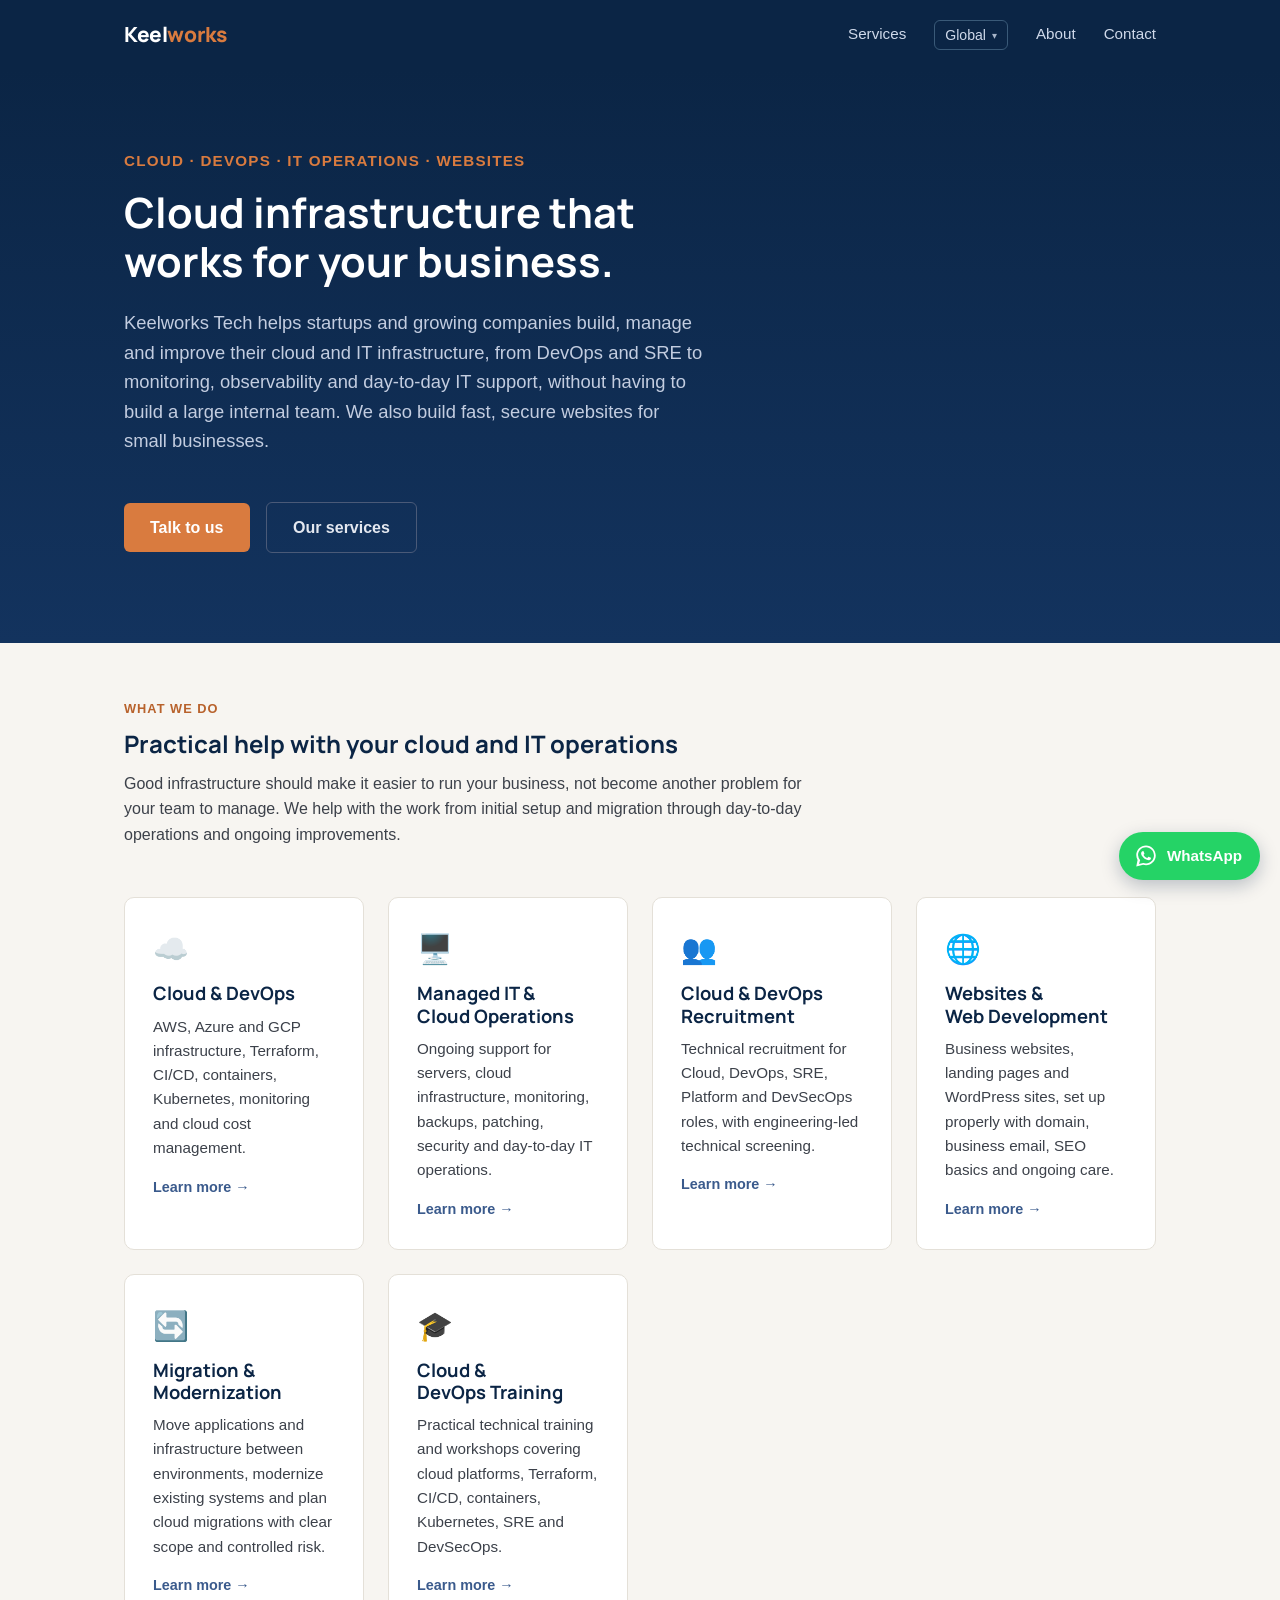
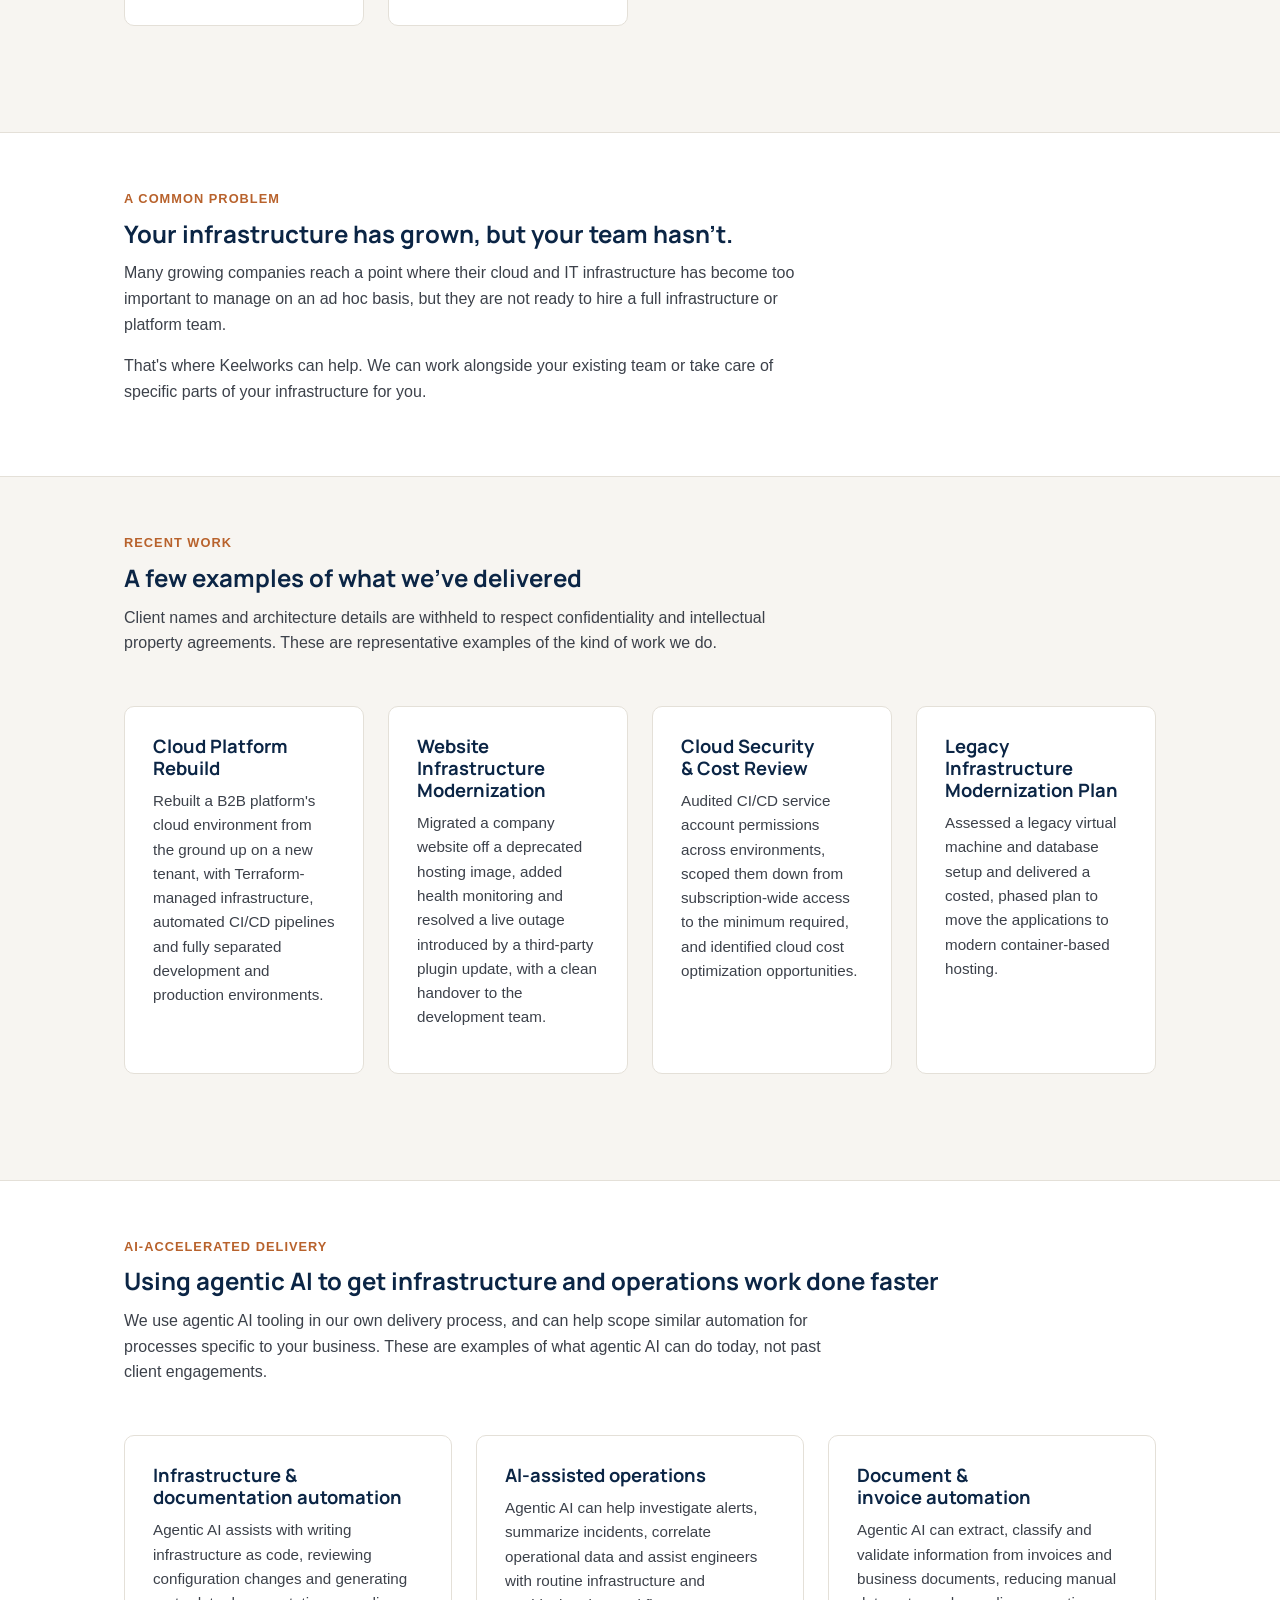
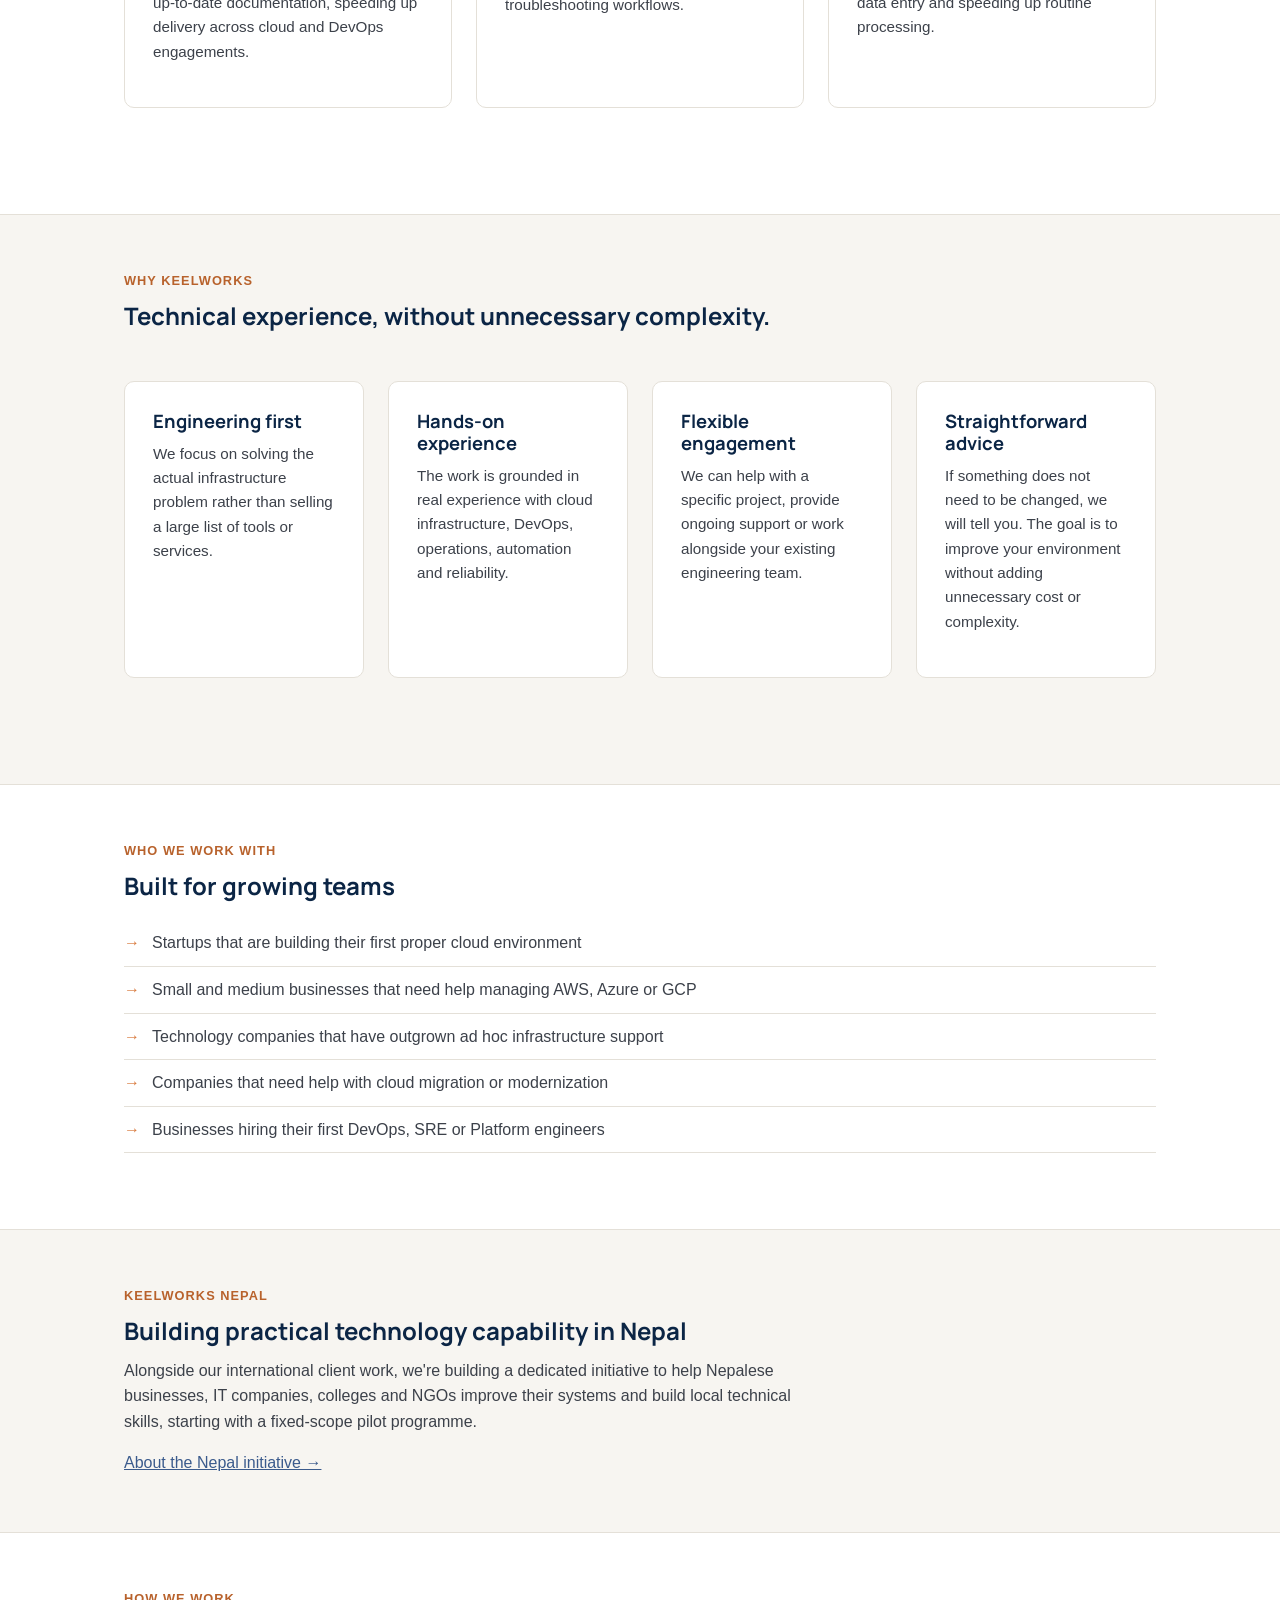
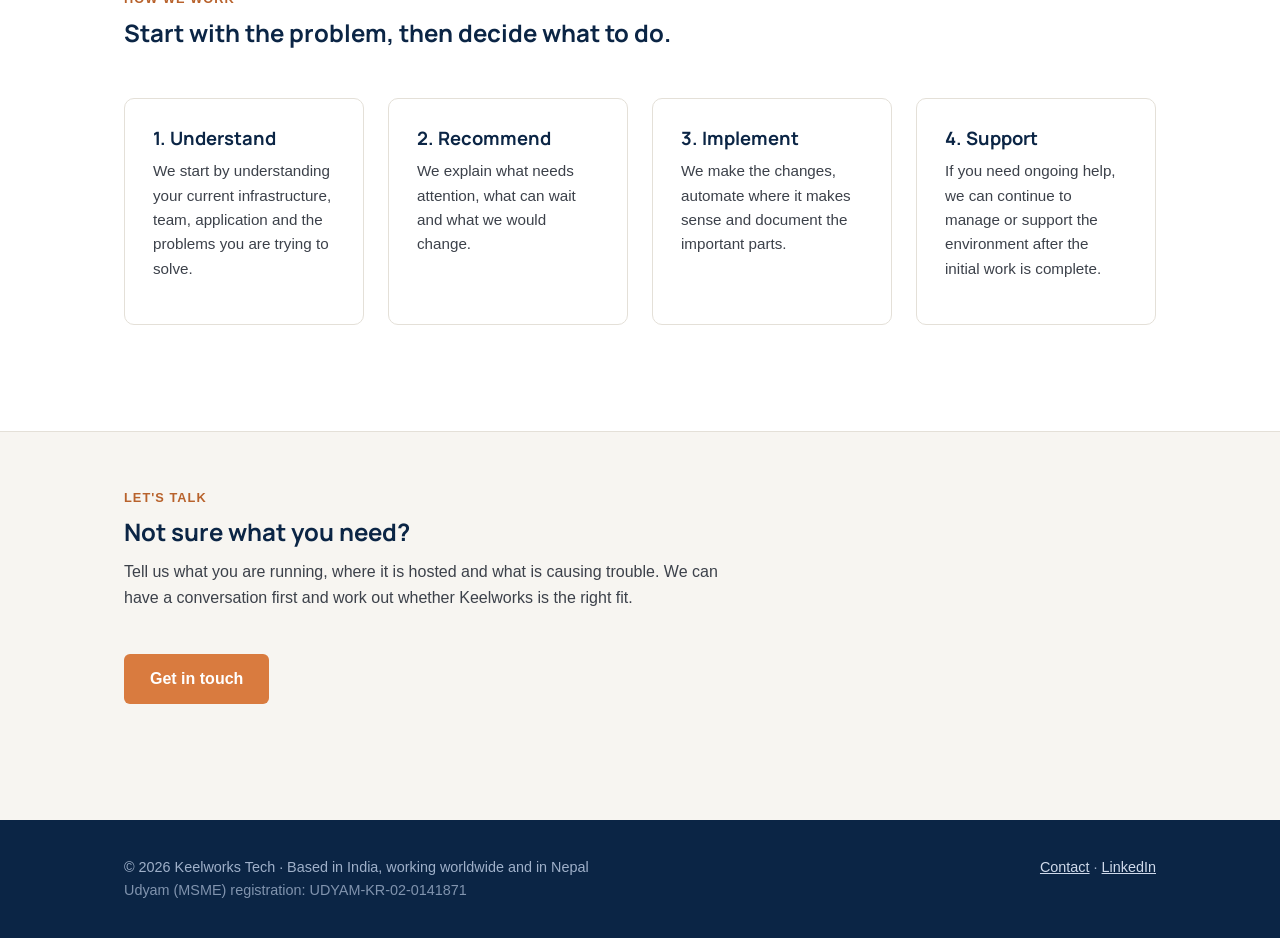
<file: index.html>
<!doctype html>
<html lang="en">
<head>
<meta charset="utf-8">
<meta name="viewport" content="width=device-width, initial-scale=1">
<title>Keelworks Tech | Cloud, DevOps &amp; Managed IT Consulting</title>
<meta name="description" content="Keelworks Tech is a Cloud, DevOps and SRE consultancy based in India. Cloud infrastructure, managed IT support, observability, business websites, cloud migration, training and DevOps recruitment, worldwide and in Nepal.">
<link rel="preconnect" href="https://fonts.googleapis.com">
<link rel="preconnect" href="https://fonts.gstatic.com" crossorigin>
<link href="https://fonts.googleapis.com/css2?family=Manrope:wght@700;800&display=swap" rel="stylesheet">
<link rel="canonical" href="https://keelworkstech.com/">
<meta property="og:type" content="website">
<meta property="og:site_name" content="Keelworks Tech">
<meta property="og:title" content="Keelworks Tech | Cloud, DevOps &amp; Managed IT Consulting">
<meta property="og:description" content="Keelworks Tech is a Cloud, DevOps and SRE consultancy based in India. Cloud infrastructure, managed IT support, observability, business websites, cloud migration, training and DevOps recruitment, worldwide and in Nepal.">
<meta property="og:url" content="https://keelworkstech.com/">
<meta property="og:image" content="https://keelworkstech.com/assets/og-image.png">
<meta property="og:image:width" content="1200">
<meta property="og:image:height" content="630">
<meta property="og:image:alt" content="Keelworks Tech: Cloud, DevOps, SRE and Managed IT">
<meta name="twitter:card" content="summary_large_image">
<meta name="twitter:image" content="https://keelworkstech.com/assets/og-image.png">
<meta name="twitter:title" content="Keelworks Tech | Cloud, DevOps &amp; Managed IT Consulting">
<meta name="twitter:description" content="Keelworks Tech is a Cloud, DevOps and SRE consultancy based in India. Cloud infrastructure, managed IT support, observability, business websites, cloud migration, training and DevOps recruitment, worldwide and in Nepal.">
<script type="application/ld+json">
[
  {
    "@context": "https://schema.org",
    "@type": "ProfessionalService",
    "@id": "https://keelworkstech.com/#org",
    "name": "Keelworks Tech",
    "alternateName": [
      "Keelworks",
      "Keelworks Nepal"
    ],
    "url": "https://keelworkstech.com/",
    "logo": "https://keelworkstech.com/assets/apple-touch-icon.png",
    "image": "https://keelworkstech.com/assets/og-image.png",
    "description": "Cloud, DevOps, SRE and managed IT consultancy based in India: cloud infrastructure, IT support and cloud operations, monitoring and observability, cloud migration, technical recruitment, training and business websites, worldwide and in Nepal.",
    "email": "hello@keelworkstech.com",
    "telephone": "+91-84319-14296",
    "address": {
      "@type": "PostalAddress",
      "addressCountry": "IN"
    },
    "areaServed": [
      {
        "@type": "Country",
        "name": "India"
      },
      {
        "@type": "Country",
        "name": "Nepal"
      },
      "Worldwide"
    ],
    "knowsAbout": [
      "Cloud infrastructure",
      "DevOps",
      "CloudOps",
      "Site Reliability Engineering",
      "Platform engineering",
      "Observability",
      "Monitoring",
      "Managed IT support",
      "IT operations",
      "AWS",
      "Microsoft Azure",
      "Google Cloud",
      "Terraform",
      "Kubernetes",
      "CI/CD",
      "DevSecOps",
      "Cloud migration",
      "Cloud cost optimisation",
      "Technical recruitment",
      "DevOps training",
      "Website design",
      "Web development",
      "WordPress",
      "SEO"
    ],
    "serviceType": [
      "Cloud and DevOps consulting",
      "Managed IT support",
      "Cloud operations",
      "Cloud migration",
      "Application modernisation",
      "Technical recruitment",
      "Cloud and DevOps training",
      "Website design and development",
      "Application development",
      "Cybersecurity",
      "IT consulting"
    ],
    "sameAs": [
      "https://www.linkedin.com/company/keelworkstech/"
    ],
    "contactPoint": {
      "@type": "ContactPoint",
      "contactType": "sales",
      "email": "hello@keelworkstech.com",
      "telephone": "+91-84319-14296",
      "availableLanguage": ["English"]
    }
  },
  {
    "@context": "https://schema.org",
    "@type": "WebSite",
    "@id": "https://keelworkstech.com/#website",
    "name": "Keelworks Tech",
    "alternateName": [
      "Keelworks",
      "keelworkstech.com"
    ],
    "url": "https://keelworkstech.com/",
    "publisher": {
      "@id": "https://keelworkstech.com/#org"
    }
  }
]
</script>
<link rel="icon" href="/favicon.ico" sizes="any">
<link rel="icon" href="/favicon.svg" type="image/svg+xml">
<link rel="apple-touch-icon" href="/assets/apple-touch-icon.png">
<link rel="stylesheet" href="/assets/style.css?v=20261118-1">
</head>
<body>

<header class="site">
  <div class="wrap">
    <a class="logo" href="/">Keel<span>works</span></a>
    <nav>
      <a href="/services/">Services</a>
      <div class="region-switch">
        <button type="button" class="region-switch-toggle" aria-haspopup="true" aria-expanded="false">
          Global <span class="chev">&#9662;</span>
        </button>
        <ul class="region-switch-menu">
          <li><a href="/" class="is-current">Global</a></li>
          <li><a href="/nepal-digital-impact/">Nepal</a></li>
        </ul>
      </div>
      <a href="/about/">About</a>
      <a href="/contact/">Contact</a>
    </nav>
  </div>
</header>

<section class="hero">
  <div class="wrap">
    <div class="tagline">Cloud &middot; DevOps &middot; IT Operations &middot; Websites</div>
    <h1>Cloud infrastructure that works for your business.</h1>
    <p class="lead">Keelworks Tech helps startups and growing companies build, manage and improve their cloud and IT infrastructure, from DevOps and SRE to monitoring, observability and day-to-day IT support, without having to build a large internal team. We also build fast, secure websites for small businesses.</p>
    <a class="btn" href="/contact/">Talk to us</a>
    <a class="btn outline" href="/services/">Our services</a>
  </div>
</section>

<section>
  <div class="wrap">
    <div class="eyebrow">What we do</div>
    <h2>Practical help with your cloud and IT operations</h2>
    <p style="max-width: 700px;">Good infrastructure should make it easier to run your business, not become another problem for your team to manage. We help with the work from initial setup and migration through day-to-day operations and ongoing improvements.</p>
    <div class="services-grid">
      <div class="card">
        <div class="icon">☁️</div>
        <h3>Cloud &amp; DevOps</h3>
        <p>AWS, Azure and GCP infrastructure, Terraform, CI/CD, containers, Kubernetes, monitoring and cloud cost management.</p>
        <a class="more" href="/services/cloudops/">Learn more →</a>
      </div>
      <div class="card">
        <div class="icon">🖥️</div>
        <h3>Managed IT &amp; Cloud Operations</h3>
        <p>Ongoing support for servers, cloud infrastructure, monitoring, backups, patching, security and day-to-day IT operations.</p>
        <a class="more" href="/services/managed-it/">Learn more →</a>
      </div>
      <div class="card">
        <div class="icon">👥</div>
        <h3>Cloud &amp; DevOps Recruitment</h3>
        <p>Technical recruitment for Cloud, DevOps, SRE, Platform and DevSecOps roles, with engineering-led technical screening.</p>
        <a class="more" href="/services/recruitment/">Learn more →</a>
      </div>
      <div class="card">
        <div class="icon">🌐</div>
        <h3>Websites &amp; Web Development</h3>
        <p>Business websites, landing pages and WordPress sites, set up properly with domain, business email, SEO basics and ongoing care.</p>
        <a class="more" href="/services/websites/">Learn more →</a>
      </div>
      <div class="card">
        <div class="icon">🔄</div>
        <h3>Migration &amp; Modernization</h3>
        <p>Move applications and infrastructure between environments, modernize existing systems and plan cloud migrations with clear scope and controlled risk.</p>
        <a class="more" href="/services/migration/">Learn more →</a>
      </div>
      <div class="card">
        <div class="icon">🎓</div>
        <h3>Cloud &amp; DevOps Training</h3>
        <p>Practical technical training and workshops covering cloud platforms, Terraform, CI/CD, containers, Kubernetes, SRE and DevSecOps.</p>
        <a class="more" href="/services/training/">Learn more →</a>
      </div>
    </div>
  </div>
</section>

<section class="alt">
  <div class="wrap">
    <div class="eyebrow">A common problem</div>
    <h2>Your infrastructure has grown, but your team hasn't.</h2>
    <p style="max-width: 680px;">Many growing companies reach a point where their cloud and IT infrastructure has become too important to manage on an ad hoc basis, but they are not ready to hire a full infrastructure or platform team.</p>
    <p style="max-width: 680px;">That's where Keelworks can help. We can work alongside your existing team or take care of specific parts of your infrastructure for you.</p>
  </div>
</section>

<section>
  <div class="wrap">
    <div class="eyebrow">Recent work</div>
    <h2>A few examples of what we've delivered</h2>
    <p style="max-width: 700px;">Client names and architecture details are withheld to respect confidentiality and intellectual property agreements. These are representative examples of the kind of work we do.</p>
    <div class="services-grid">
      <div class="card">
        <h3>Cloud Platform Rebuild</h3>
        <p>Rebuilt a B2B platform's cloud environment from the ground up on a new tenant, with Terraform-managed infrastructure, automated CI/CD pipelines and fully separated development and production environments.</p>
      </div>
      <div class="card">
        <h3>Website Infrastructure Modernization</h3>
        <p>Migrated a company website off a deprecated hosting image, added health monitoring and resolved a live outage introduced by a third-party plugin update, with a clean handover to the development team.</p>
      </div>
      <div class="card">
        <h3>Cloud Security &amp; Cost Review</h3>
        <p>Audited CI/CD service account permissions across environments, scoped them down from subscription-wide access to the minimum required, and identified cloud cost optimization opportunities.</p>
      </div>
      <div class="card">
        <h3>Legacy Infrastructure Modernization Plan</h3>
        <p>Assessed a legacy virtual machine and database setup and delivered a costed, phased plan to move the applications to modern container-based hosting.</p>
      </div>
    </div>
  </div>
</section>

<section class="alt">
  <div class="wrap">
    <div class="eyebrow">AI-accelerated delivery</div>
    <h2>Using agentic AI to get infrastructure and operations work done faster</h2>
    <p style="max-width: 700px;">We use agentic AI tooling in our own delivery process, and can help scope similar automation for processes specific to your business. These are examples of what agentic AI can do today, not past client engagements.</p>
    <div class="services-grid">
      <div class="card">
        <h3>Infrastructure &amp; documentation automation</h3>
        <p>Agentic AI assists with writing infrastructure as code, reviewing configuration changes and generating up-to-date documentation, speeding up delivery across cloud and DevOps engagements.</p>
      </div>
      <div class="card">
        <h3>AI-assisted operations</h3>
        <p>Agentic AI can help investigate alerts, summarize incidents, correlate operational data and assist engineers with routine infrastructure and troubleshooting workflows.</p>
      </div>
      <div class="card">
        <h3>Document &amp; invoice automation</h3>
        <p>Agentic AI can extract, classify and validate information from invoices and business documents, reducing manual data entry and speeding up routine processing.</p>
      </div>
    </div>
  </div>
</section>

<section>
  <div class="wrap">
    <div class="eyebrow">Why Keelworks</div>
    <h2>Technical experience, without unnecessary complexity.</h2>
    <div class="services-grid">
      <div class="card">
        <h3>Engineering first</h3>
        <p>We focus on solving the actual infrastructure problem rather than selling a large list of tools or services.</p>
      </div>
      <div class="card">
        <h3>Hands-on experience</h3>
        <p>The work is grounded in real experience with cloud infrastructure, DevOps, operations, automation and reliability.</p>
      </div>
      <div class="card">
        <h3>Flexible engagement</h3>
        <p>We can help with a specific project, provide ongoing support or work alongside your existing engineering team.</p>
      </div>
      <div class="card">
        <h3>Straightforward advice</h3>
        <p>If something does not need to be changed, we will tell you. The goal is to improve your environment without adding unnecessary cost or complexity.</p>
      </div>
    </div>
  </div>
</section>

<section class="alt">
  <div class="wrap">
    <div class="eyebrow">Who we work with</div>
    <h2>Built for growing teams</h2>
    <ul class="fit-list">
      <li>Startups that are building their first proper cloud environment</li>
      <li>Small and medium businesses that need help managing AWS, Azure or GCP</li>
      <li>Technology companies that have outgrown ad hoc infrastructure support</li>
      <li>Companies that need help with cloud migration or modernization</li>
      <li>Businesses hiring their first DevOps, SRE or Platform engineers</li>
    </ul>
  </div>
</section>

<section>
  <div class="wrap">
    <div class="eyebrow">Keelworks Nepal</div>
    <h2>Building practical technology capability in Nepal</h2>
    <p style="max-width: 680px;">Alongside our international client work, we're building a dedicated initiative to help Nepalese businesses, IT companies, colleges and NGOs improve their systems and build local technical skills, starting with a fixed-scope pilot programme.</p>
    <a class="more" href="/nepal-digital-impact/">About the Nepal initiative →</a>
  </div>
</section>

<section class="alt">
  <div class="wrap">
    <div class="eyebrow">How we work</div>
    <h2>Start with the problem, then decide what to do.</h2>
    <div class="services-grid">
      <div class="card">
        <h3>1. Understand</h3>
        <p>We start by understanding your current infrastructure, team, application and the problems you are trying to solve.</p>
      </div>
      <div class="card">
        <h3>2. Recommend</h3>
        <p>We explain what needs attention, what can wait and what we would change.</p>
      </div>
      <div class="card">
        <h3>3. Implement</h3>
        <p>We make the changes, automate where it makes sense and document the important parts.</p>
      </div>
      <div class="card">
        <h3>4. Support</h3>
        <p>If you need ongoing help, we can continue to manage or support the environment after the initial work is complete.</p>
      </div>
    </div>
  </div>
</section>

<section>
  <div class="wrap">
    <div class="eyebrow">Let's talk</div>
    <h2>Not sure what you need?</h2>
    <p style="max-width: 600px;">Tell us what you are running, where it is hosted and what is causing trouble. We can have a conversation first and work out whether Keelworks is the right fit.</p>
    <a class="btn" href="/contact/">Get in touch</a>
  </div>
</section>

<footer class="site">
  <div class="wrap">
    <div>&copy; 2026 Keelworks Tech &middot; Based in India, working worldwide and in Nepal<br><span style="opacity:.8">Udyam (MSME) registration: UDYAM-KR-02-0141871</span></div>
    <div><a href="/contact/">Contact</a> &middot; <a href="https://www.linkedin.com/company/keelworkstech/" target="_blank" rel="noopener">LinkedIn</a></div>
  </div>
</footer>

<script src="/assets/region-switch.js?v=20261118-1" defer></script>
<script src="/assets/region-banner.js?v=20261118-1" defer></script>
<script src="/assets/whatsapp.js?v=20261118-1" defer></script>
<!-- Cloudflare Web Analytics (cookie free visit counts) -->
<script type="module" src="https://static.cloudflareinsights.com/beacon.min.js" data-cf-beacon='{"token": "5956af33fd834d428f74a5e9c1abe816"}'></script>
</body>
</html>
</file>
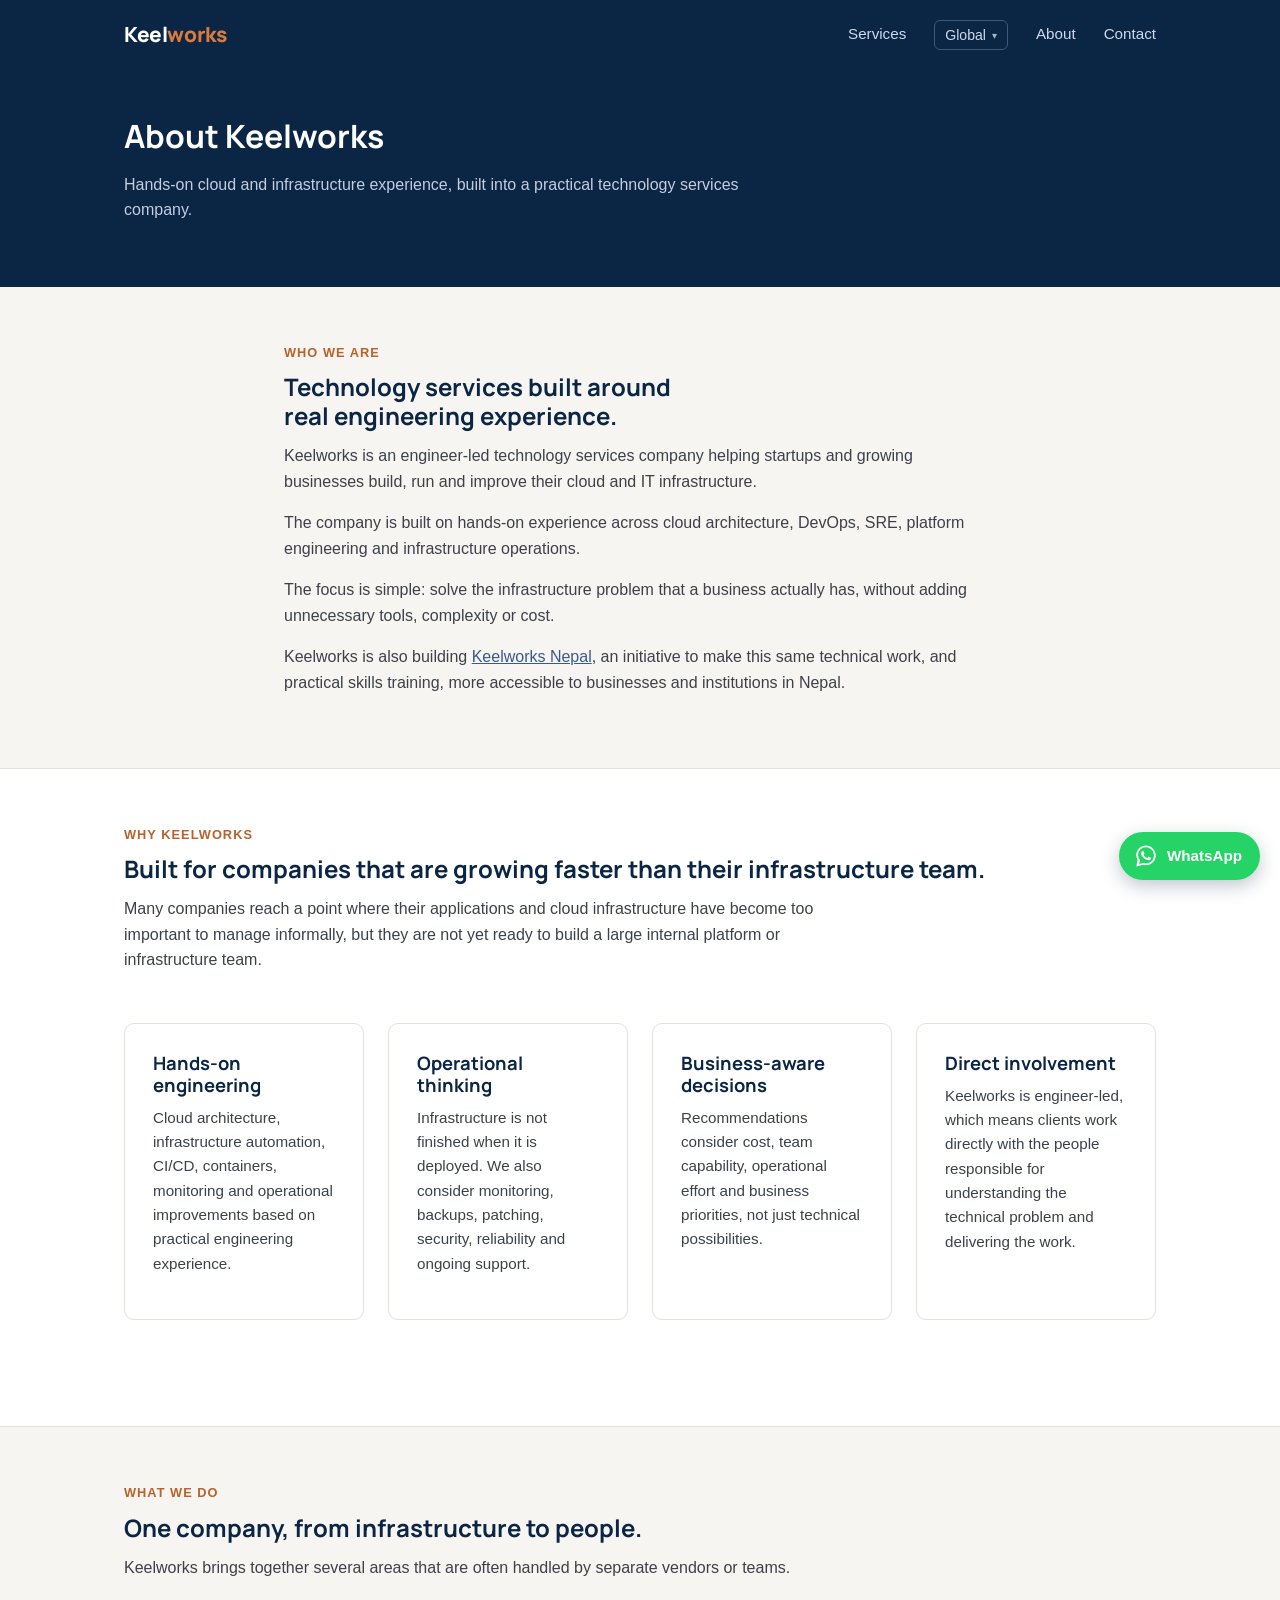
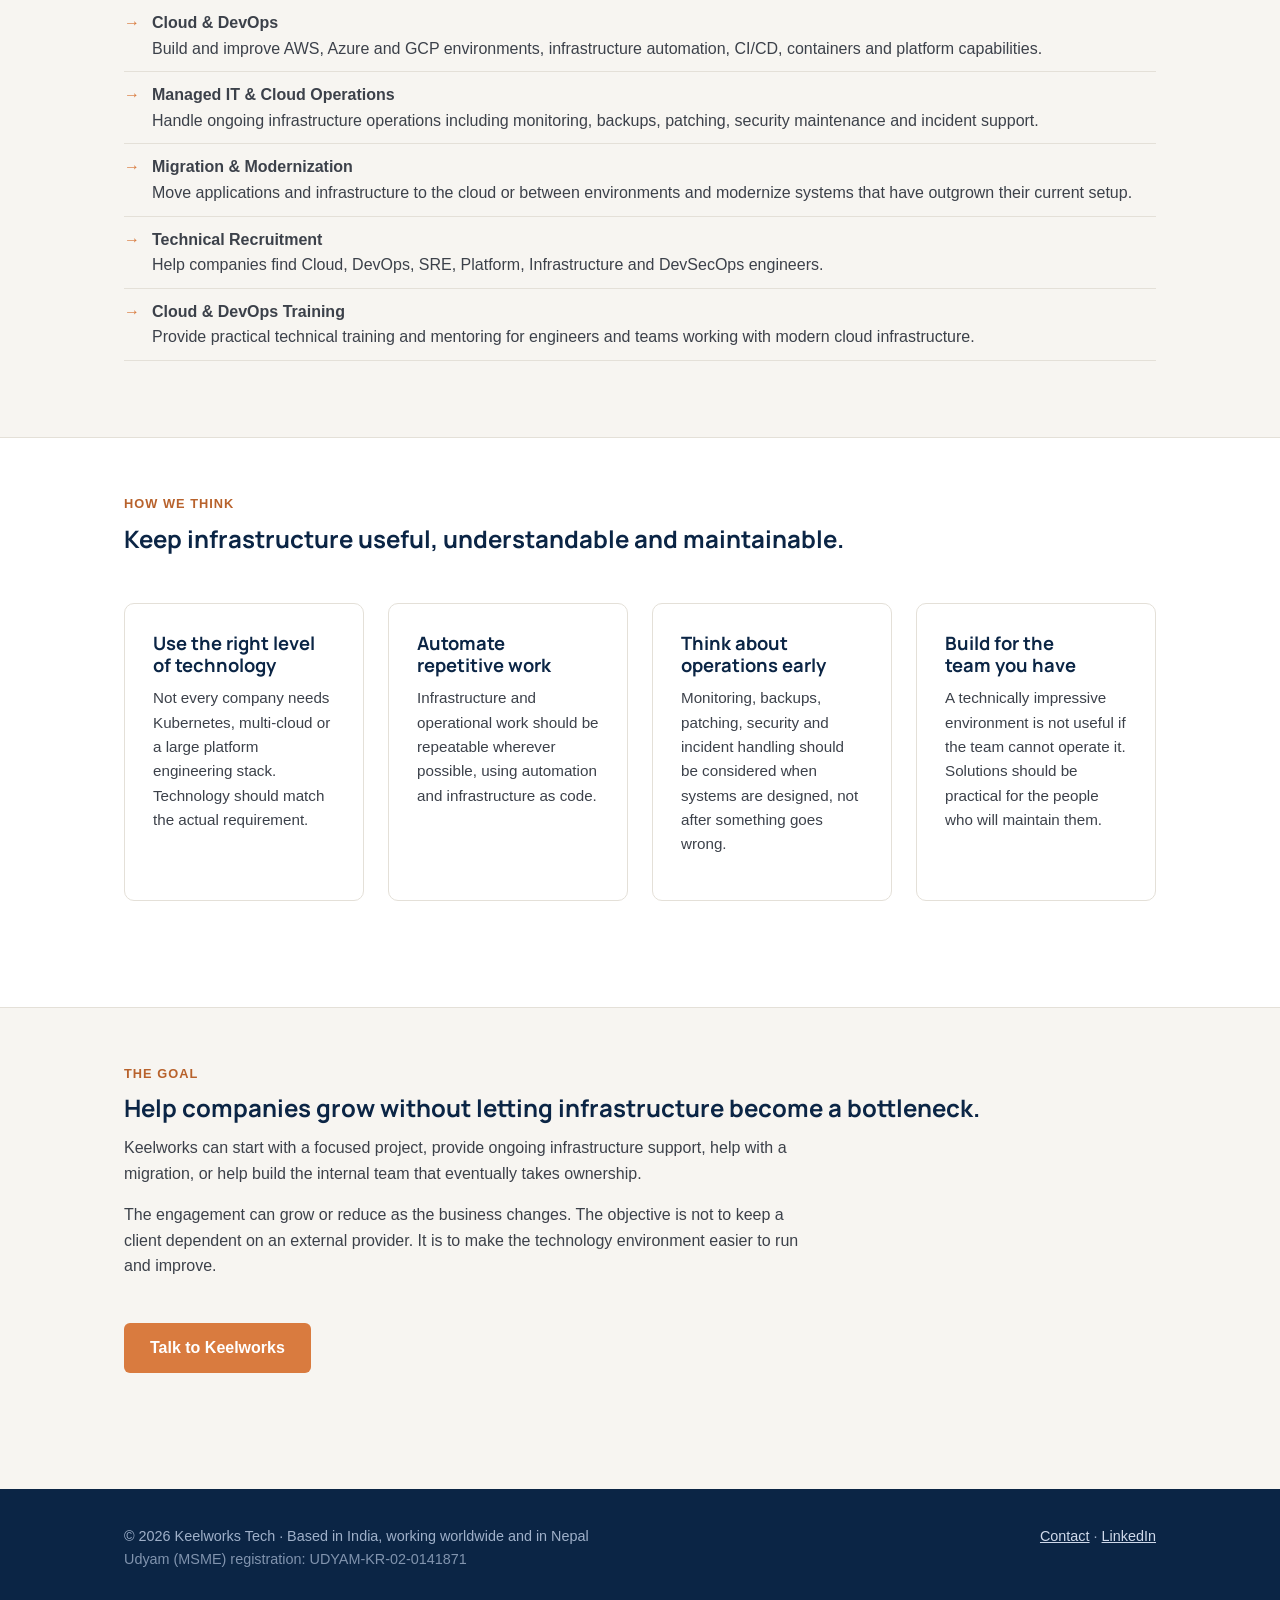
<file: about/index.html>
<!doctype html>
<html lang="en">
<head>
<meta charset="utf-8">
<meta name="viewport" content="width=device-width, initial-scale=1">
<title>About Keelworks Tech | Engineer-led Cloud &amp; DevOps Consultancy</title>
<meta name="description" content="Keelworks Tech is an engineer-led Cloud, DevOps, SRE and platform engineering consultancy based in India, working with clients worldwide and with organisations in Nepal.">
<link rel="preconnect" href="https://fonts.googleapis.com">
<link rel="preconnect" href="https://fonts.gstatic.com" crossorigin>
<link href="https://fonts.googleapis.com/css2?family=Manrope:wght@700;800&display=swap" rel="stylesheet">
<link rel="canonical" href="https://keelworkstech.com/about/">
<meta property="og:type" content="website">
<meta property="og:site_name" content="Keelworks Tech">
<meta property="og:title" content="About Keelworks Tech | Engineer-led Cloud &amp; DevOps Consultancy">
<meta property="og:description" content="Keelworks Tech is an engineer-led Cloud, DevOps, SRE and platform engineering consultancy based in India, working with clients worldwide and with organisations in Nepal.">
<meta property="og:url" content="https://keelworkstech.com/about/">
<meta property="og:image" content="https://keelworkstech.com/assets/og-image.png">
<meta property="og:image:width" content="1200">
<meta property="og:image:height" content="630">
<meta property="og:image:alt" content="Keelworks Tech: Cloud, DevOps, SRE and Managed IT">
<meta name="twitter:card" content="summary_large_image">
<meta name="twitter:image" content="https://keelworkstech.com/assets/og-image.png">
<meta name="twitter:title" content="About Keelworks Tech | Engineer-led Cloud &amp; DevOps Consultancy">
<meta name="twitter:description" content="Keelworks Tech is an engineer-led Cloud, DevOps, SRE and platform engineering consultancy based in India, working with clients worldwide and with organisations in Nepal.">
<link rel="icon" href="/favicon.ico" sizes="any">
<link rel="icon" href="/favicon.svg" type="image/svg+xml">
<link rel="apple-touch-icon" href="/assets/apple-touch-icon.png">
<link rel="stylesheet" href="/assets/style.css?v=20261118-1">
</head>
<body>

<header class="site">
  <div class="wrap">
    <a class="logo" href="/">Keel<span>works</span></a>
    <nav>
      <a href="/services/">Services</a>
      <div class="region-switch">
        <button type="button" class="region-switch-toggle" aria-haspopup="true" aria-expanded="false">
          Global <span class="chev">&#9662;</span>
        </button>
        <ul class="region-switch-menu">
          <li><a href="/" class="is-current">Global</a></li>
          <li><a href="/nepal-digital-impact/">Nepal</a></li>
        </ul>
      </div>
      <a href="/about/">About</a>
      <a href="/contact/">Contact</a>
    </nav>
  </div>
</header>

<div class="page-head">
  <div class="wrap">
    <h1>About Keelworks</h1>
    <p>Hands-on cloud and infrastructure experience, built into a practical technology services company.</p>
  </div>
</div>

<section>
  <div class="wrap" style="max-width: 760px;">
    <div class="eyebrow">Who we are</div>
    <h2>Technology services built around real engineering experience.</h2>
    <p>Keelworks is an engineer-led technology services company helping startups and growing businesses build, run and improve their cloud and IT infrastructure.</p>
    <p>The company is built on hands-on experience across cloud architecture, DevOps, SRE, platform engineering and infrastructure operations.</p>
    <p>The focus is simple: solve the infrastructure problem that a business actually has, without adding unnecessary tools, complexity or cost.</p>
    <p>Keelworks is also building <a href="/nepal-digital-impact/">Keelworks Nepal</a>, an initiative to make this same technical work, and practical skills training, more accessible to businesses and institutions in Nepal.</p>
  </div>
</section>

<section class="alt">
  <div class="wrap">
    <div class="eyebrow">Why Keelworks</div>
    <h2>Built for companies that are growing faster than their infrastructure team.</h2>
    <p style="max-width: 720px;">Many companies reach a point where their applications and cloud infrastructure have become too important to manage informally, but they are not yet ready to build a large internal platform or infrastructure team.</p>

    <div class="services-grid">
      <div class="card">
        <h3>Hands-on engineering</h3>
        <p>Cloud architecture, infrastructure automation, CI/CD, containers, monitoring and operational improvements based on practical engineering experience.</p>
      </div>
      <div class="card">
        <h3>Operational thinking</h3>
        <p>Infrastructure is not finished when it is deployed. We also consider monitoring, backups, patching, security, reliability and ongoing support.</p>
      </div>
      <div class="card">
        <h3>Business-aware decisions</h3>
        <p>Recommendations consider cost, team capability, operational effort and business priorities, not just technical possibilities.</p>
      </div>
      <div class="card">
        <h3>Direct involvement</h3>
        <p>Keelworks is engineer-led, which means clients work directly with the people responsible for understanding the technical problem and delivering the work.</p>
      </div>
    </div>
  </div>
</section>

<section>
  <div class="wrap">
    <div class="eyebrow">What we do</div>
    <h2>One company, from infrastructure to people.</h2>
    <p style="max-width: 720px;">Keelworks brings together several areas that are often handled by separate vendors or teams.</p>

    <ul class="fit-list">
      <li>
        <strong>Cloud &amp; DevOps</strong><br>
        Build and improve AWS, Azure and GCP environments, infrastructure automation, CI/CD, containers and platform capabilities.
      </li>
      <li>
        <strong>Managed IT &amp; Cloud Operations</strong><br>
        Handle ongoing infrastructure operations including monitoring, backups, patching, security maintenance and incident support.
      </li>
      <li>
        <strong>Migration &amp; Modernization</strong><br>
        Move applications and infrastructure to the cloud or between environments and modernize systems that have outgrown their current setup.
      </li>
      <li>
        <strong>Technical Recruitment</strong><br>
        Help companies find Cloud, DevOps, SRE, Platform, Infrastructure and DevSecOps engineers.
      </li>
      <li>
        <strong>Cloud &amp; DevOps Training</strong><br>
        Provide practical technical training and mentoring for engineers and teams working with modern cloud infrastructure.
      </li>
    </ul>
  </div>
</section>

<section class="alt">
  <div class="wrap">
    <div class="eyebrow">How we think</div>
    <h2>Keep infrastructure useful, understandable and maintainable.</h2>

    <div class="services-grid">
      <div class="card">
        <h3>Use the right level of technology</h3>
        <p>Not every company needs Kubernetes, multi-cloud or a large platform engineering stack. Technology should match the actual requirement.</p>
      </div>
      <div class="card">
        <h3>Automate repetitive work</h3>
        <p>Infrastructure and operational work should be repeatable wherever possible, using automation and infrastructure as code.</p>
      </div>
      <div class="card">
        <h3>Think about operations early</h3>
        <p>Monitoring, backups, patching, security and incident handling should be considered when systems are designed, not after something goes wrong.</p>
      </div>
      <div class="card">
        <h3>Build for the team you have</h3>
        <p>A technically impressive environment is not useful if the team cannot operate it. Solutions should be practical for the people who will maintain them.</p>
      </div>
    </div>
  </div>
</section>

<section>
  <div class="wrap">
    <div class="eyebrow">The goal</div>
    <h2>Help companies grow without letting infrastructure become a bottleneck.</h2>
    <p style="max-width: 700px;">Keelworks can start with a focused project, provide ongoing infrastructure support, help with a migration, or help build the internal team that eventually takes ownership.</p>
    <p style="max-width: 700px;">The engagement can grow or reduce as the business changes. The objective is not to keep a client dependent on an external provider. It is to make the technology environment easier to run and improve.</p>
    <a class="btn" href="/contact/">Talk to Keelworks</a>
  </div>
</section>

<footer class="site">
  <div class="wrap">
    <div>&copy; 2026 Keelworks Tech &middot; Based in India, working worldwide and in Nepal<br><span style="opacity:.8">Udyam (MSME) registration: UDYAM-KR-02-0141871</span></div>
    <div><a href="/contact/">Contact</a> &middot; <a href="https://www.linkedin.com/company/keelworkstech/" target="_blank" rel="noopener">LinkedIn</a></div>
  </div>
</footer>

<script src="/assets/region-switch.js?v=20261118-1" defer></script>
<script src="/assets/region-banner.js?v=20261118-1" defer></script>
<script src="/assets/whatsapp.js?v=20261118-1" defer></script>
<!-- Cloudflare Web Analytics (cookie free visit counts) -->
<script type="module" src="https://static.cloudflareinsights.com/beacon.min.js" data-cf-beacon='{"token": "5956af33fd834d428f74a5e9c1abe816"}'></script>
</body>
</html>
</file>
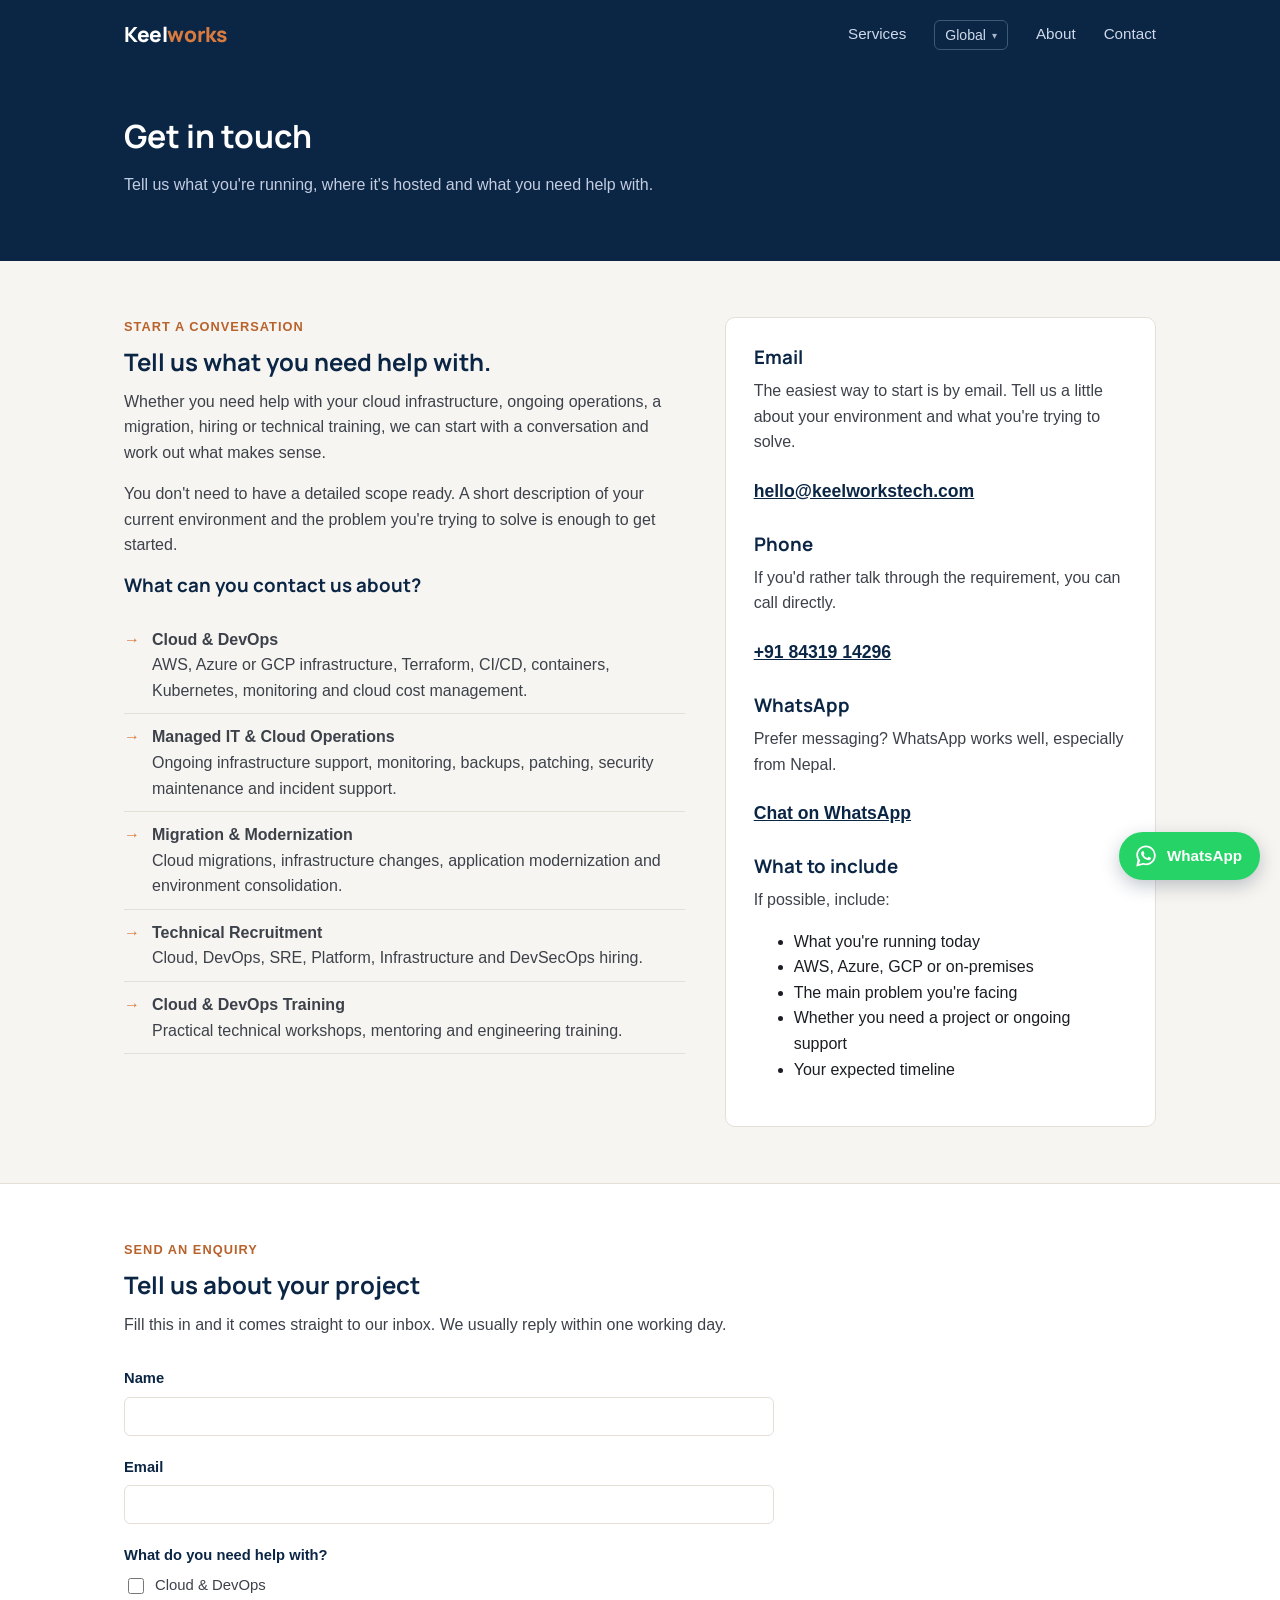
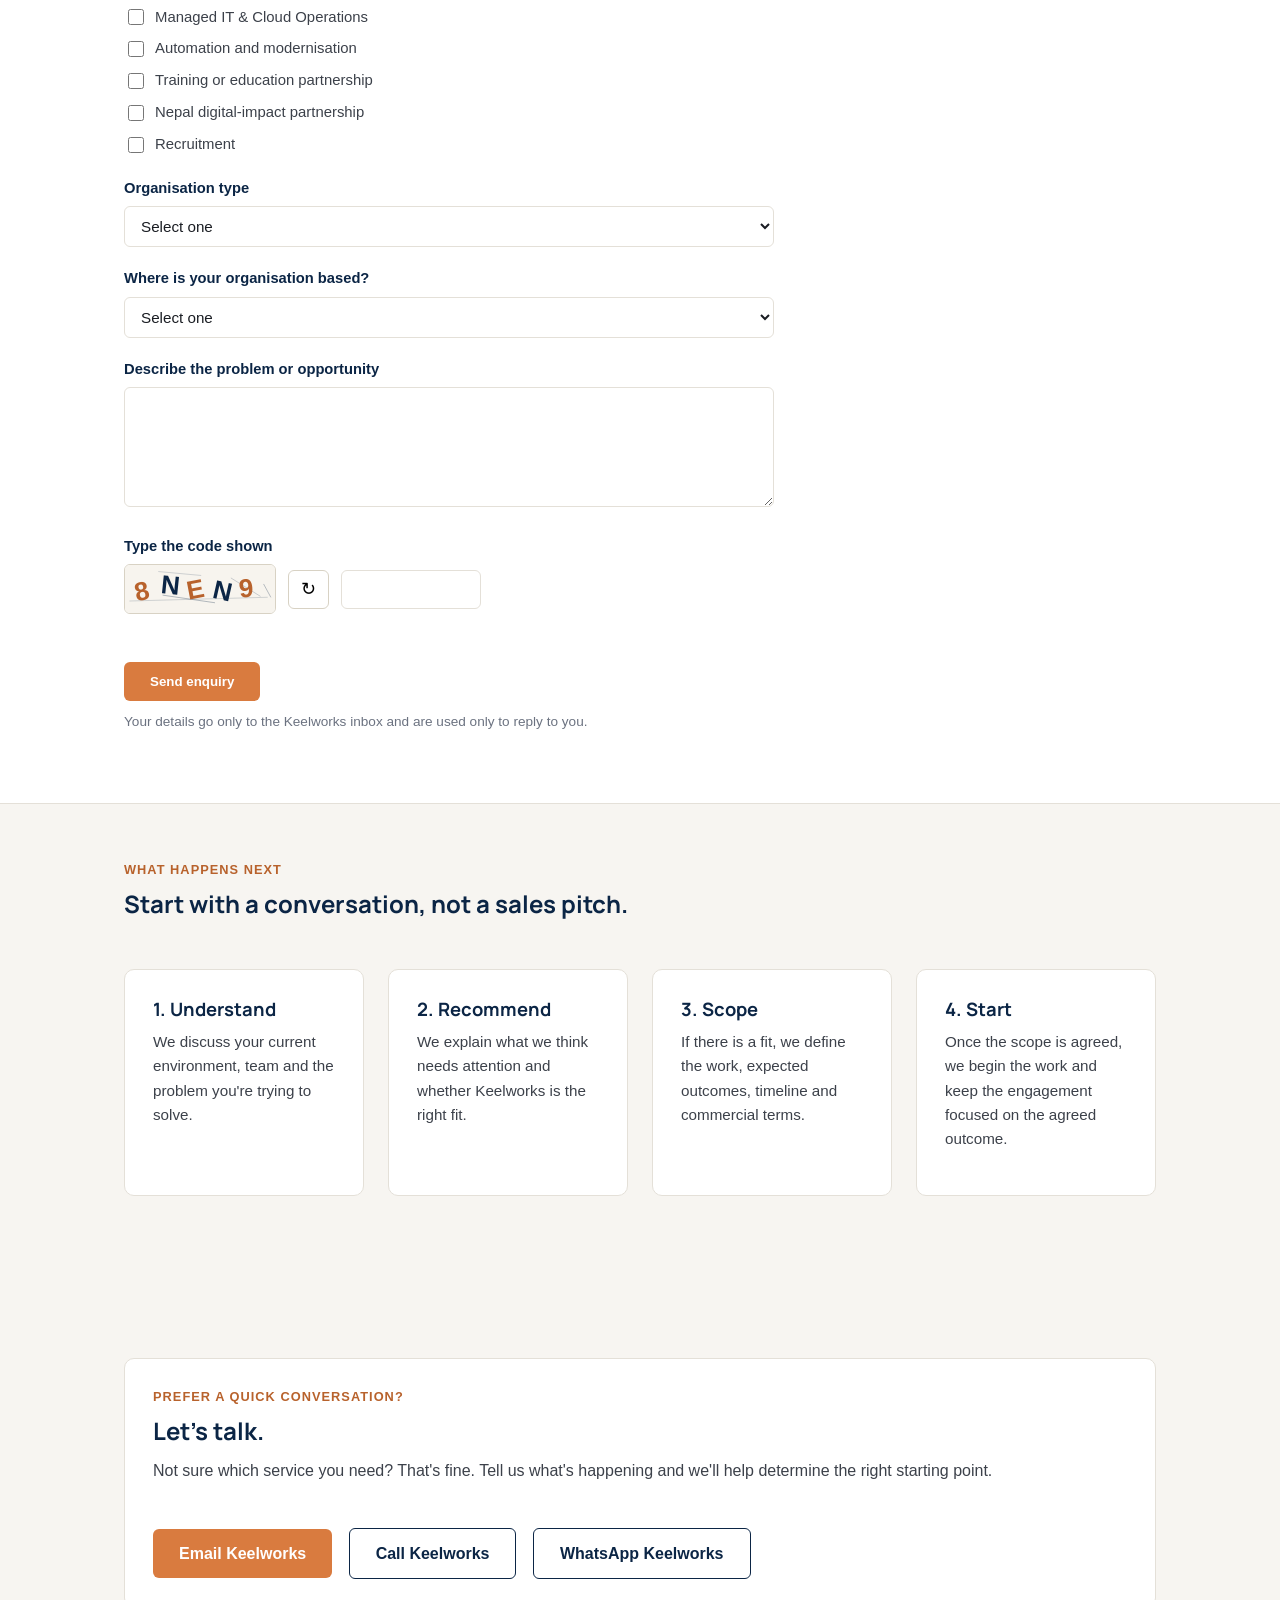
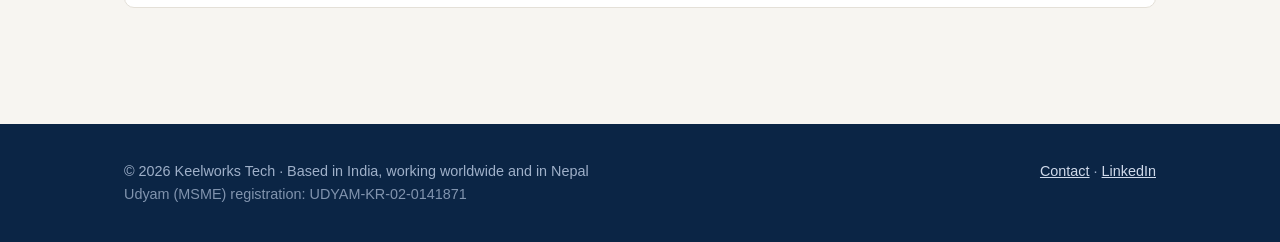
<file: contact/index.html>
<!doctype html>
<html lang="en">
<head>
<meta charset="utf-8">
<meta name="viewport" content="width=device-width, initial-scale=1">
<title>Contact Keelworks Tech | Cloud, DevOps &amp; IT Support</title>
<meta name="description" content="Contact Keelworks Tech about Cloud and DevOps consulting, managed IT support, cloud migration, technical recruitment or training. Email, phone or WhatsApp.">
<link rel="preconnect" href="https://fonts.googleapis.com">
<link rel="preconnect" href="https://fonts.gstatic.com" crossorigin>
<link href="https://fonts.googleapis.com/css2?family=Manrope:wght@700;800&display=swap" rel="stylesheet">
<link rel="canonical" href="https://keelworkstech.com/contact/">
<meta property="og:type" content="website">
<meta property="og:site_name" content="Keelworks Tech">
<meta property="og:title" content="Contact Keelworks Tech | Cloud, DevOps &amp; IT Support">
<meta property="og:description" content="Contact Keelworks Tech about Cloud and DevOps consulting, managed IT support, cloud migration, technical recruitment or training. Email, phone or WhatsApp.">
<meta property="og:url" content="https://keelworkstech.com/contact/">
<meta property="og:image" content="https://keelworkstech.com/assets/og-image.png">
<meta property="og:image:width" content="1200">
<meta property="og:image:height" content="630">
<meta property="og:image:alt" content="Keelworks Tech: Cloud, DevOps, SRE and Managed IT">
<meta name="twitter:card" content="summary_large_image">
<meta name="twitter:image" content="https://keelworkstech.com/assets/og-image.png">
<meta name="twitter:title" content="Contact Keelworks Tech | Cloud, DevOps &amp; IT Support">
<meta name="twitter:description" content="Contact Keelworks Tech about Cloud and DevOps consulting, managed IT support, cloud migration, technical recruitment or training. Email, phone or WhatsApp.">
<link rel="icon" href="/favicon.ico" sizes="any">
<link rel="icon" href="/favicon.svg" type="image/svg+xml">
<link rel="apple-touch-icon" href="/assets/apple-touch-icon.png">
<link rel="stylesheet" href="/assets/style.css?v=20261118-1">
</head>
<body>

<header class="site">
  <div class="wrap">
    <a class="logo" href="/">Keel<span>works</span></a>
    <nav>
      <a href="/services/">Services</a>
      <div class="region-switch">
        <button type="button" class="region-switch-toggle" aria-haspopup="true" aria-expanded="false">
          Global <span class="chev">&#9662;</span>
        </button>
        <ul class="region-switch-menu">
          <li><a href="/" class="is-current">Global</a></li>
          <li><a href="/nepal-digital-impact/">Nepal</a></li>
        </ul>
      </div>
      <a href="/about/">About</a>
      <a href="/contact/">Contact</a>
    </nav>
  </div>
</header>

<div class="page-head">
  <div class="wrap">
    <h1>Get in touch</h1>
    <p>Tell us what you're running, where it's hosted and what you need help with.</p>
  </div>
</div>

<section>
  <div class="wrap">
    <div class="two-col">
      <div>
        <div class="eyebrow">Start a conversation</div>
        <h2>Tell us what you need help with.</h2>
        <p>Whether you need help with your cloud infrastructure, ongoing operations, a migration, hiring or technical training, we can start with a conversation and work out what makes sense.</p>
        <p>You don't need to have a detailed scope ready. A short description of your current environment and the problem you're trying to solve is enough to get started.</p>

        <h3>What can you contact us about?</h3>
        <ul class="fit-list">
          <li>
            <strong>Cloud &amp; DevOps</strong><br>
            AWS, Azure or GCP infrastructure, Terraform, CI/CD, containers, Kubernetes, monitoring and cloud cost management.
          </li>
          <li>
            <strong>Managed IT &amp; Cloud Operations</strong><br>
            Ongoing infrastructure support, monitoring, backups, patching, security maintenance and incident support.
          </li>
          <li>
            <strong>Migration &amp; Modernization</strong><br>
            Cloud migrations, infrastructure changes, application modernization and environment consolidation.
          </li>
          <li>
            <strong>Technical Recruitment</strong><br>
            Cloud, DevOps, SRE, Platform, Infrastructure and DevSecOps hiring.
          </li>
          <li>
            <strong>Cloud &amp; DevOps Training</strong><br>
            Practical technical workshops, mentoring and engineering training.
          </li>
        </ul>
      </div>

      <div>
        <div class="contact-box">
          <h3>Email</h3>
          <p>The easiest way to start is by email. Tell us a little about your environment and what you're trying to solve.</p>
          <a class="email" href="mailto:hello@keelworkstech.com">hello@keelworkstech.com</a>

          <h3 style="margin-top: 28px;">Phone</h3>
          <p>If you'd rather talk through the requirement, you can call directly.</p>
          <a class="email" href="tel:+918431914296">+91 84319 14296</a>

          <h3 style="margin-top: 28px;">WhatsApp</h3>
          <p>Prefer messaging? WhatsApp works well, especially from Nepal.</p>
          <a class="email" href="https://wa.me/918431914296?text=Hello%20Keelworks%2C%20I%27d%20like%20to%20talk%20about%20" target="_blank" rel="noopener">Chat on WhatsApp</a>

          <h3 style="margin-top: 28px;">What to include</h3>
          <p>If possible, include:</p>
          <ul>
            <li>What you're running today</li>
            <li>AWS, Azure, GCP or on-premises</li>
            <li>The main problem you're facing</li>
            <li>Whether you need a project or ongoing support</li>
            <li>Your expected timeline</li>
          </ul>
        </div>
      </div>
    </div>
  </div>
</section>

<section class="alt">
  <div class="wrap">
    <div class="eyebrow">Send an enquiry</div>
    <h2>Tell us about your project</h2>
    <p style="max-width: 650px;">Fill this in and it comes straight to our inbox. We usually reply within one working day.</p>

    <form id="enquiry-form" style="max-width: 650px; margin-top: 30px;">
      <div class="form-group">
        <label class="field-label" for="f-name">Name</label>
        <input type="text" id="f-name" name="name" required>
      </div>

      <div class="form-group">
        <label class="field-label" for="f-email">Email</label>
        <input type="email" id="f-email" name="email" required>
      </div>

      <div class="form-group">
        <label class="field-label">What do you need help with?</label>
        <div class="checkbox-group">
          <label><input type="checkbox" name="topic" value="Cloud & DevOps"> Cloud &amp; DevOps</label>
          <label><input type="checkbox" name="topic" value="Managed IT & Cloud Operations"> Managed IT &amp; Cloud Operations</label>
          <label><input type="checkbox" name="topic" value="Automation and modernisation"> Automation and modernisation</label>
          <label><input type="checkbox" name="topic" value="Training or education partnership"> Training or education partnership</label>
          <label><input type="checkbox" name="topic" value="Nepal digital-impact partnership"> Nepal digital-impact partnership</label>
          <label><input type="checkbox" name="topic" value="Recruitment"> Recruitment</label>
        </div>
      </div>

      <div class="form-group">
        <label class="field-label" for="f-orgtype">Organisation type</label>
        <select id="f-orgtype" name="orgtype" required>
          <option value="" disabled selected>Select one</option>
          <option>Small or medium business</option>
          <option>IT company or startup</option>
          <option>College or training institution</option>
          <option>NGO or development organisation</option>
          <option>Other</option>
        </select>
      </div>

      <div class="form-group">
        <label class="field-label" for="f-location">Where is your organisation based?</label>
        <select id="f-location" name="location" required>
          <option value="" disabled selected>Select one</option>
          <option>Nepal</option>
          <option>India</option>
          <option>Other international location</option>
        </select>
      </div>

      <div class="form-group">
        <label class="field-label" for="f-problem">Describe the problem or opportunity</label>
        <textarea id="f-problem" name="problem" required></textarea>
      </div>

      <!-- Honeypot: hidden from people, bots tend to fill it in and get dropped by Web3Forms -->
      <input type="checkbox" name="botcheck" id="f-botcheck" style="display:none" tabindex="-1" autocomplete="off">

      <!-- Simple text captcha: the code is drawn on a canvas (not present as page text) and checked before sending. -->
      <div class="form-group">
        <label class="field-label" for="f-captcha">Type the code shown</label>
        <div style="display:flex;align-items:center;gap:12px;flex-wrap:wrap;">
          <canvas id="f-captcha-img" width="150" height="48" role="img" aria-label="Security code image" style="border:1px solid #d8d2c4;border-radius:6px;background:#fff;"></canvas>
          <button type="button" id="f-captcha-new" aria-label="Show a new code" title="Show a new code" style="border:1px solid #d8d2c4;background:#fff;border-radius:6px;padding:10px 12px;cursor:pointer;font-size:1.1rem;line-height:1;">&#8635;</button>
          <input type="text" id="f-captcha" autocomplete="off" autocapitalize="characters" spellcheck="false" maxlength="5" required style="max-width:140px;letter-spacing:3px;text-transform:uppercase;">
        </div>
      </div>

      <button type="submit" id="f-submit" class="btn" style="border:none;cursor:pointer;">Send enquiry</button>
      <p class="form-note" id="f-status" role="status" aria-live="polite">Your details go only to the Keelworks inbox and are used only to reply to you.</p>
    </form>

    <script>
      (function () {
        var topicMap = {
          pilot: {
            checkboxes: ['Nepal digital-impact partnership'],
            note: "I'm interested in the Digital Operations Improvement Pilot in Nepal.\n\n",
            orgtype: 'Small or medium business'
          },
          training: {
            checkboxes: ['Nepal digital-impact partnership', 'Training or education partnership'],
            note: 'I represent a college or training institution and would like to explore a workshop or training partnership in Nepal.\n\n',
            orgtype: 'College or training institution'
          },
          collab: {
            checkboxes: ['Nepal digital-impact partnership'],
            note: "I'm a technology professional interested in future collaboration with Keelworks Nepal.\n\n"
          }
        };

        var params = new URLSearchParams(window.location.search);
        var topic = topicMap[params.get('topic')];
        if (!topic) return;

        topic.checkboxes.forEach(function (value) {
          var cb = document.querySelector('input[name="topic"][value="' + value + '"]');
          if (cb) cb.checked = true;
        });

        var problemField = document.getElementById('f-problem');
        if (problemField) problemField.value = topic.note;

        if (topic.orgtype) {
          var orgtypeField = document.getElementById('f-orgtype');
          if (orgtypeField) orgtypeField.value = topic.orgtype;
        }

        var locationField = document.getElementById('f-location');
        if (locationField) locationField.value = 'Nepal';
      })();

      (function () {
        // Web3Forms access key. Public by design: it only allows sending to the inbox it was issued for.
        var ACCESS_KEY = '3d84339f-3c80-4726-8e9a-67e34816cd47';
        var INBOX = 'hello@keelworkstech.com';

        var form = document.getElementById('enquiry-form');
        var button = document.getElementById('f-submit');
        var status = document.getElementById('f-status');

        function collect() {
          var topics = Array.prototype.slice.call(document.querySelectorAll('input[name="topic"]:checked')).map(function (el) { return el.value; });
          return {
            name: document.getElementById('f-name').value.trim(),
            email: document.getElementById('f-email').value.trim(),
            topics: topics.length ? topics.join(', ') : 'Not specified',
            orgtype: document.getElementById('f-orgtype').value,
            location: document.getElementById('f-location').value,
            problem: document.getElementById('f-problem').value.trim()
          };
        }

        function mailtoFallback(d) {
          var body = 'Name: ' + d.name + '\n' +
            'Email: ' + d.email + '\n' +
            'What they need help with: ' + d.topics + '\n' +
            'Organisation type: ' + d.orgtype + '\n' +
            'Based in: ' + d.location + '\n\n' +
            'Problem or opportunity:\n' + d.problem;
          return 'mailto:' + INBOX +
            '?subject=' + encodeURIComponent('Keelworks enquiry from ' + d.name) +
            '&body=' + encodeURIComponent(body);
        }

        function setStatus(text, ok) {
          status.textContent = text;
          status.style.color = ok === true ? '#1f7a3a' : ok === false ? '#b42318' : '';
          status.style.fontWeight = ok === undefined ? '' : '600';
        }

        // Simple text captcha. No confusable characters (0/O, 1/I/L).
        var CHARS = 'ABCDEFGHJKMNPQRSTUVWXYZ23456789';
        var captchaCode = '';
        var canvas = document.getElementById('f-captcha-img');
        var captchaInput = document.getElementById('f-captcha');

        function newCaptcha() {
          captchaCode = '';
          for (var i = 0; i < 5; i++) captchaCode += CHARS.charAt(Math.floor(Math.random() * CHARS.length));
          var ctx = canvas.getContext('2d');
          ctx.clearRect(0, 0, canvas.width, canvas.height);
          ctx.fillStyle = '#f7f4ee';
          ctx.fillRect(0, 0, canvas.width, canvas.height);
          for (var n = 0; n < 5; n++) {
            ctx.strokeStyle = 'rgba(11,37,69,' + (0.15 + Math.random() * 0.2) + ')';
            ctx.beginPath();
            ctx.moveTo(Math.random() * canvas.width, Math.random() * canvas.height);
            ctx.lineTo(Math.random() * canvas.width, Math.random() * canvas.height);
            ctx.stroke();
          }
          ctx.font = 'bold 26px Arial, sans-serif';
          ctx.textBaseline = 'middle';
          for (var c = 0; c < captchaCode.length; c++) {
            ctx.save();
            ctx.translate(18 + c * 26, 24 + (Math.random() * 8 - 4));
            ctx.rotate((Math.random() * 30 - 15) * Math.PI / 180);
            ctx.fillStyle = c % 2 ? '#0b2545' : '#b8622c';
            ctx.fillText(captchaCode.charAt(c), -8, 0);
            ctx.restore();
          }
          captchaInput.value = '';
        }

        function resetCaptcha() { newCaptcha(); }

        document.getElementById('f-captcha-new').addEventListener('click', function () {
          newCaptcha();
          captchaInput.focus();
        });
        newCaptcha();

        form.addEventListener('submit', function (e) {
          e.preventDefault();
          var d = collect();

          if (captchaInput.value.trim().toUpperCase() !== captchaCode) {
            setStatus("The code didn't match. Here's a new one, please type it and send again.", false);
            newCaptcha();
            captchaInput.focus();
            return;
          }

          button.disabled = true;
          button.textContent = 'Sending...';
          setStatus('Sending your enquiry...');

          fetch('https://api.web3forms.com/submit', {
            method: 'POST',
            headers: { 'Content-Type': 'application/json', 'Accept': 'application/json' },
            body: JSON.stringify({
              access_key: ACCESS_KEY,
              subject: 'Keelworks enquiry from ' + d.name + ' (' + d.location + ')',
              from_name: 'Keelworks website',
              replyto: d.email,
              botcheck: document.getElementById('f-botcheck').checked,
              'Name': d.name,
              'Email': d.email,
              'What they need help with': d.topics,
              'Organisation type': d.orgtype,
              'Based in': d.location,
              'Problem or opportunity': d.problem
            })
          })
            .then(function (r) { return r.json().then(function (j) { return { ok: r.ok && j.success, j: j }; }); })
            .then(function (res) {
              if (!res.ok) throw new Error((res.j && res.j.message) || 'Submission failed');
              form.reset();
              resetCaptcha();
              button.textContent = 'Sent';
              setStatus('Thank you, ' + d.name + '. Your enquiry has reached us and we will reply to ' + d.email + ' within one working day.', true);
            })
            .catch(function () {
              resetCaptcha();
              button.disabled = false;
              button.textContent = 'Send enquiry';
              status.innerHTML = '';
              setStatus("Sorry, that didn't go through. Please try again, or ", false);
              var a = document.createElement('a');
              a.href = mailtoFallback(d);
              a.textContent = 'email us directly at ' + INBOX;
              status.appendChild(a);
              status.appendChild(document.createTextNode('.'));
            });
        });
      })();
    </script>
  </div>
</section>

<section>
  <div class="wrap">
    <div class="eyebrow">What happens next</div>
    <h2>Start with a conversation, not a sales pitch.</h2>

    <div class="services-grid">
      <div class="card">
        <h3>1. Understand</h3>
        <p>We discuss your current environment, team and the problem you're trying to solve.</p>
      </div>
      <div class="card">
        <h3>2. Recommend</h3>
        <p>We explain what we think needs attention and whether Keelworks is the right fit.</p>
      </div>
      <div class="card">
        <h3>3. Scope</h3>
        <p>If there is a fit, we define the work, expected outcomes, timeline and commercial terms.</p>
      </div>
      <div class="card">
        <h3>4. Start</h3>
        <p>Once the scope is agreed, we begin the work and keep the engagement focused on the agreed outcome.</p>
      </div>
    </div>
  </div>
</section>

<section>
  <div class="wrap">
    <div class="contact-box">
      <div class="eyebrow">Prefer a quick conversation?</div>
      <h2>Let's talk.</h2>
      <p>Not sure which service you need? That's fine. Tell us what's happening and we'll help determine the right starting point.</p>
      <a class="btn" href="mailto:hello@keelworkstech.com">Email Keelworks</a>
      <a class="btn outline-dark" href="tel:+918431914296">Call Keelworks</a>
      <a class="btn outline-dark" href="https://wa.me/918431914296?text=Hello%20Keelworks%2C%20I%27d%20like%20to%20talk%20about%20" target="_blank" rel="noopener">WhatsApp Keelworks</a>
    </div>
  </div>
</section>

<footer class="site">
  <div class="wrap">
    <div>&copy; 2026 Keelworks Tech &middot; Based in India, working worldwide and in Nepal<br><span style="opacity:.8">Udyam (MSME) registration: UDYAM-KR-02-0141871</span></div>
    <div><a href="/contact/">Contact</a> &middot; <a href="https://www.linkedin.com/company/keelworkstech/" target="_blank" rel="noopener">LinkedIn</a></div>
  </div>
</footer>

<script src="/assets/region-switch.js?v=20261118-1" defer></script>
<script src="/assets/region-banner.js?v=20261118-1" defer></script>
<script src="/assets/whatsapp.js?v=20261118-1" defer></script>
<!-- Cloudflare Web Analytics (cookie free visit counts) -->
<script type="module" src="https://static.cloudflareinsights.com/beacon.min.js" data-cf-beacon='{"token": "5956af33fd834d428f74a5e9c1abe816"}'></script>
</body>
</html>
</file>
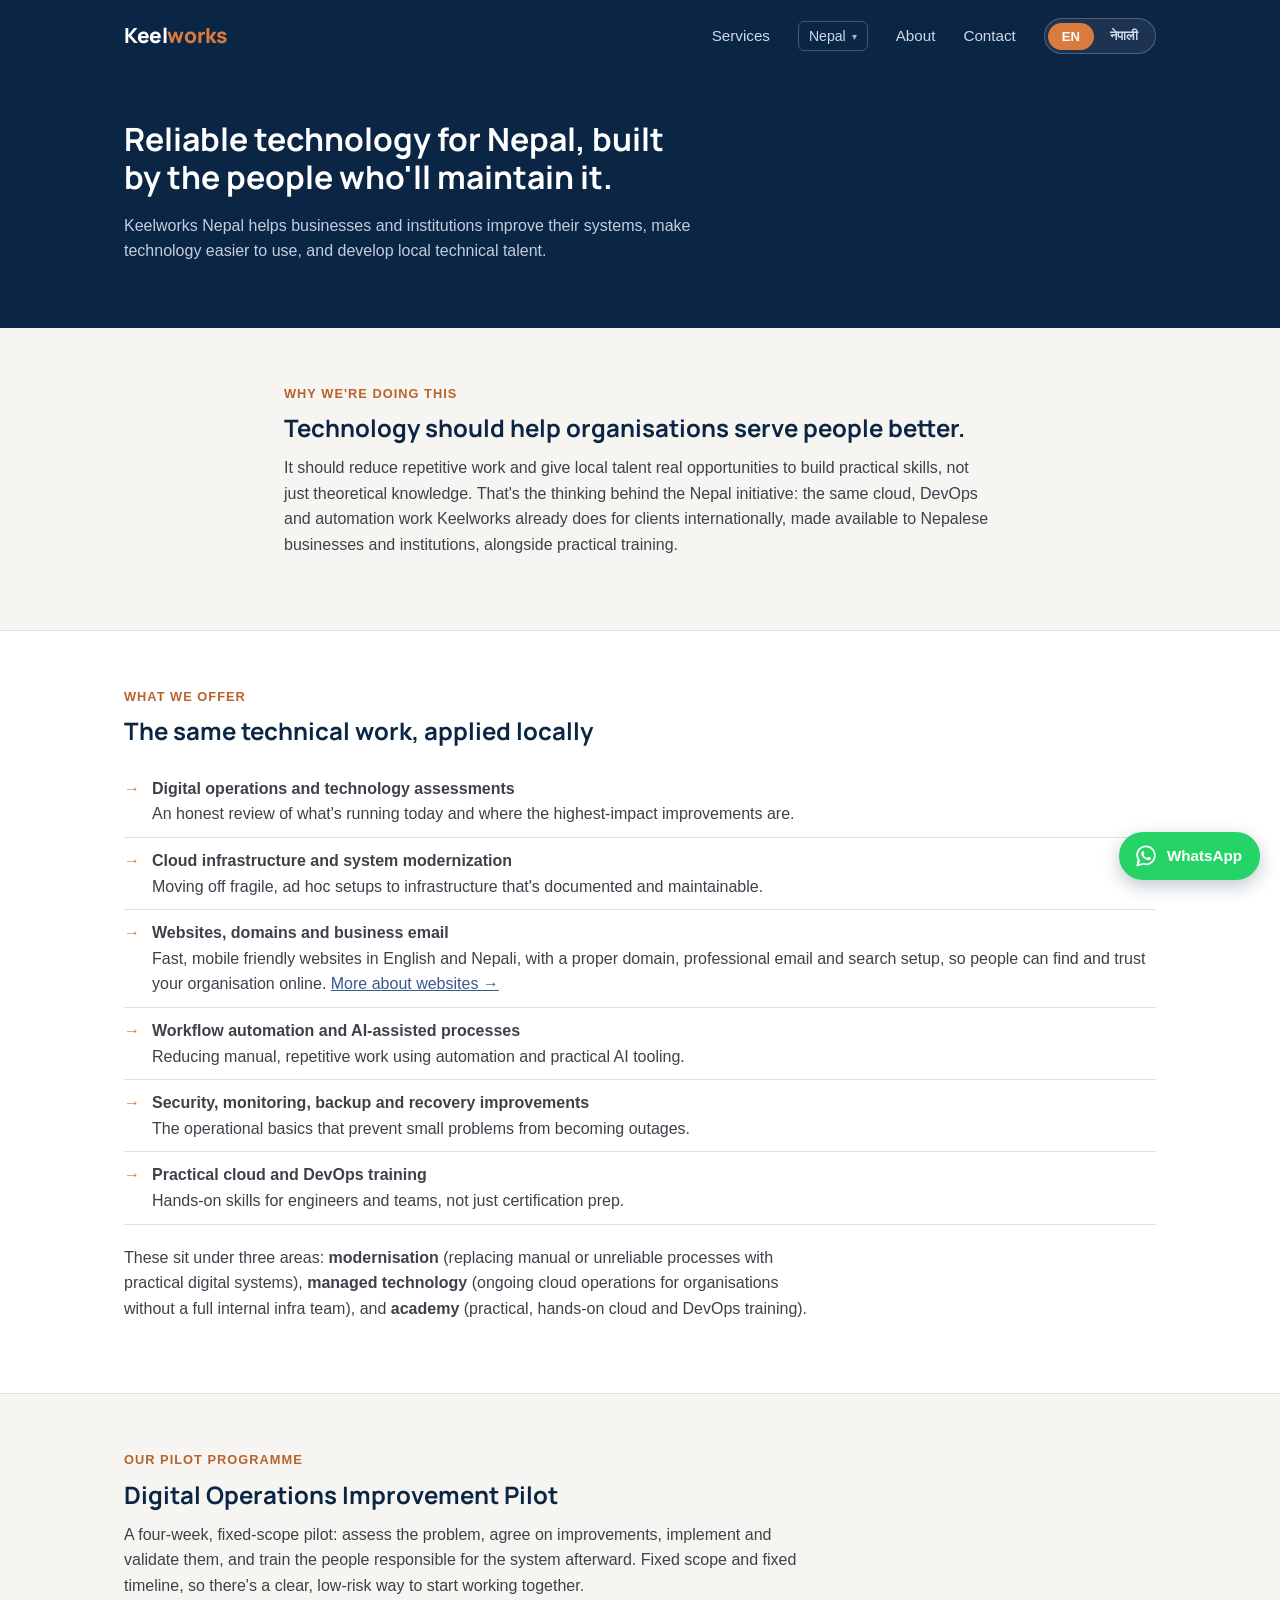
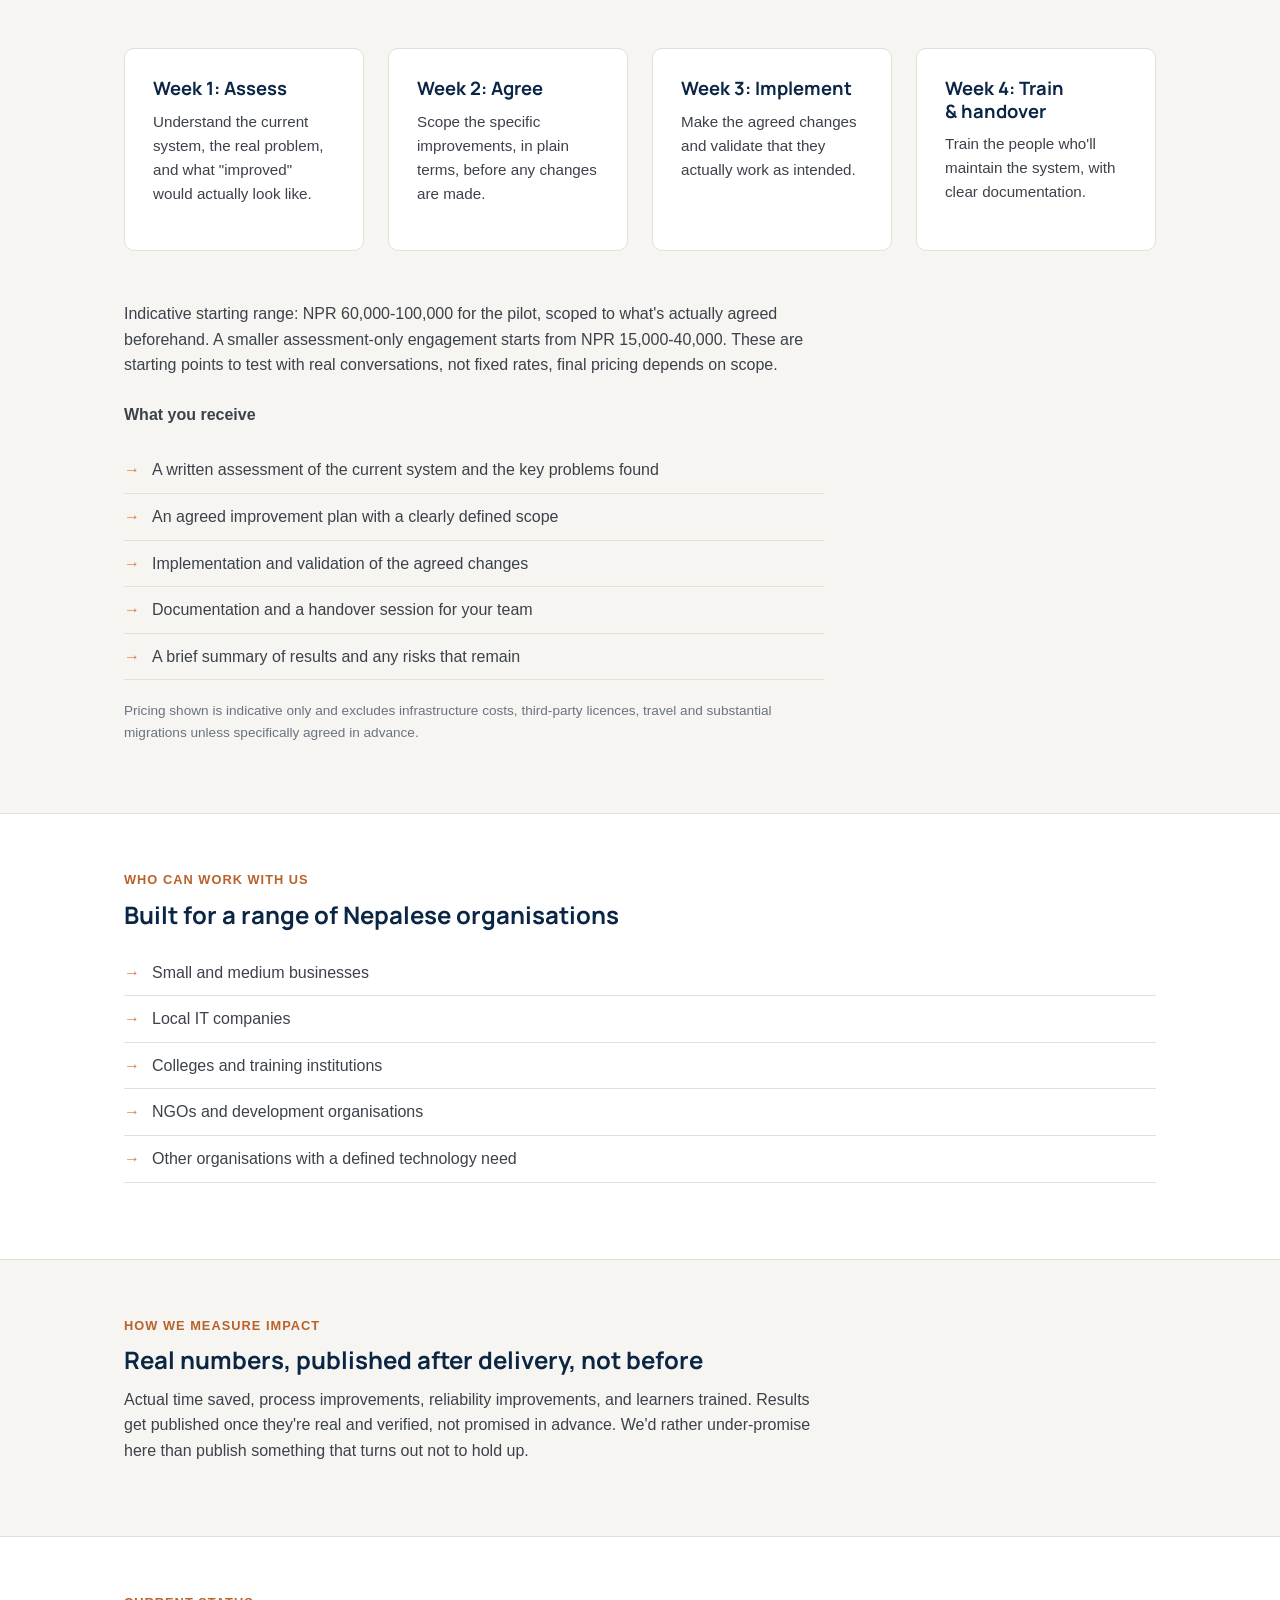
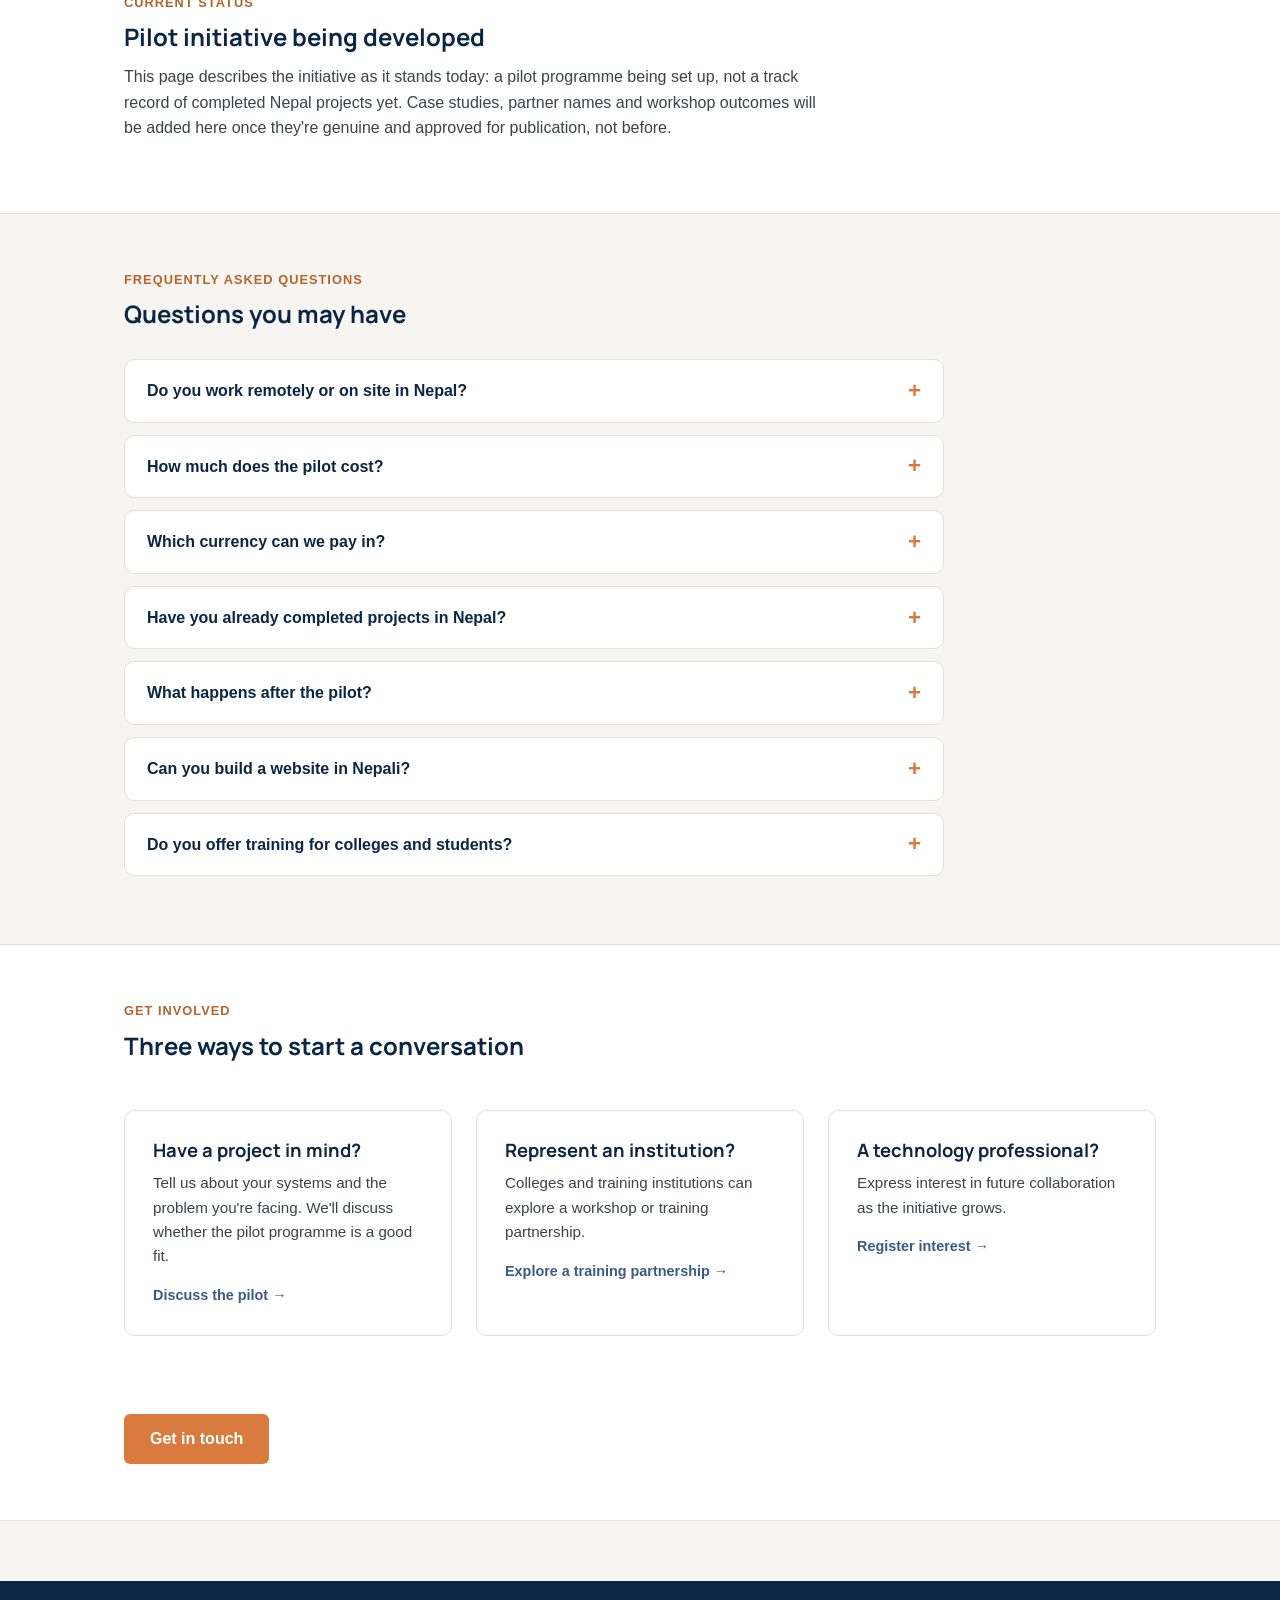
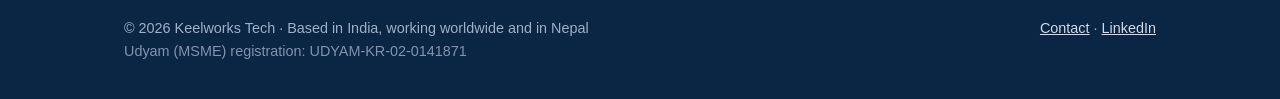
<file: nepal-digital-impact/index.html>
<!doctype html>
<html lang="en">
<head>
<meta charset="utf-8">
<meta name="viewport" content="width=device-width, initial-scale=1">
<title>Keelworks Nepal | IT Support, Cloud &amp; Digital Modernisation</title>
<meta name="description" content="Keelworks Nepal helps businesses, colleges and institutions in Nepal with IT support, cloud and digital modernisation, and practical DevOps and cloud skills training.">
<link rel="preconnect" href="https://fonts.googleapis.com">
<link rel="preconnect" href="https://fonts.gstatic.com" crossorigin>
<link href="https://fonts.googleapis.com/css2?family=Manrope:wght@700;800&display=swap" rel="stylesheet">
<link rel="canonical" href="https://keelworkstech.com/nepal-digital-impact/">
<meta property="og:type" content="website">
<meta property="og:site_name" content="Keelworks Tech">
<meta property="og:title" content="Keelworks Nepal | IT Support, Cloud &amp; Digital Modernisation">
<meta property="og:description" content="Keelworks Nepal helps businesses, colleges and institutions in Nepal with IT support, cloud and digital modernisation, and practical DevOps and cloud skills training.">
<meta property="og:url" content="https://keelworkstech.com/nepal-digital-impact/">
<meta property="og:image" content="https://keelworkstech.com/assets/og-image.png">
<meta property="og:image:width" content="1200">
<meta property="og:image:height" content="630">
<meta property="og:image:alt" content="Keelworks Tech: Cloud, DevOps, SRE and Managed IT">
<meta name="twitter:card" content="summary_large_image">
<meta name="twitter:image" content="https://keelworkstech.com/assets/og-image.png">
<meta name="twitter:title" content="Keelworks Nepal | IT Support, Cloud &amp; Digital Modernisation">
<meta name="twitter:description" content="Keelworks Nepal helps businesses, colleges and institutions in Nepal with IT support, cloud and digital modernisation, and practical DevOps and cloud skills training.">
<link rel="icon" href="/favicon.ico" sizes="any">
<link rel="icon" href="/favicon.svg" type="image/svg+xml">
<link rel="apple-touch-icon" href="/assets/apple-touch-icon.png">
<link rel="stylesheet" href="/assets/style.css?v=20261118-1">
<script type="application/ld+json">
{
  "@context": "https://schema.org",
  "@type": "FAQPage",
  "mainEntity": [
    {
      "@type": "Question",
      "name": "Do you work remotely or on site in Nepal?",
      "acceptedAnswer": {
        "@type": "Answer",
        "text": "Most work is done remotely. On site visits for training or larger projects can be discussed, with travel costs agreed in advance."
      }
    },
    {
      "@type": "Question",
      "name": "How much does the pilot cost?",
      "acceptedAnswer": {
        "@type": "Answer",
        "text": "The four week pilot starts at NPR 60,000 to 100,000, and an assessment only engagement starts at NPR 15,000 to 40,000. The final price depends on the scope agreed beforehand."
      }
    },
    {
      "@type": "Question",
      "name": "Which currency can we pay in?",
      "acceptedAnswer": {
        "@type": "Answer",
        "text": "Prices are shown in NPR for reference. The currency and payment method are agreed in writing before work starts."
      }
    },
    {
      "@type": "Question",
      "name": "Have you already completed projects in Nepal?",
      "acceptedAnswer": {
        "@type": "Answer",
        "text": "Not yet. The Nepal initiative is new and the pilot programme is being set up now. Examples of our international work are on the homepage, and Nepal results will be published only once they are real and approved."
      }
    },
    {
      "@type": "Question",
      "name": "What happens after the pilot?",
      "acceptedAnswer": {
        "@type": "Answer",
        "text": "You choose. You can continue with ongoing support or training, or take over the system yourself using the documentation and handover we provide. There is no obligation to continue."
      }
    },
    {
      "@type": "Question",
      "name": "Can you build a website in Nepali?",
      "acceptedAnswer": {
        "@type": "Answer",
        "text": "Yes. We build websites in English and Nepali with an easy language switch. You provide or approve the Nepali text."
      }
    },
    {
      "@type": "Question",
      "name": "Do you offer training for colleges and students?",
      "acceptedAnswer": {
        "@type": "Answer",
        "text": "Yes. We run practical cloud and DevOps workshops for colleges, training institutions and teams, focused on hands on skills rather than just exam preparation."
      }
    }
  ]
}
</script>
</head>
<body>

<header class="site">
  <div class="wrap">
    <a class="logo" href="/">Keel<span>works</span></a>
    <nav class="has-lang-toggle">
      <a href="/services/" data-en="Services" data-ne="सेवाहरू">Services</a>
      <div class="region-switch">
        <button type="button" class="region-switch-toggle" aria-haspopup="true" aria-expanded="false">
          <span data-en="Nepal" data-ne="नेपाल">Nepal</span> <span class="chev">&#9662;</span>
        </button>
        <ul class="region-switch-menu">
          <li><a href="/" data-en="Global" data-ne="विश्वव्यापी">Global</a></li>
          <li><a href="/nepal-digital-impact/" class="is-current" data-en="Nepal" data-ne="नेपाल">Nepal</a></li>
        </ul>
      </div>
      <a href="/about/" data-en="About" data-ne="हाम्रोबारे">About</a>
      <a href="/contact/" data-en="Contact" data-ne="सम्पर्क">Contact</a>
      <div class="lang-toggle" role="group" aria-label="Language">
        <button type="button" class="is-active" data-lang="en" aria-pressed="true">EN</button>
        <button type="button" data-lang="ne" aria-pressed="false">नेपाली</button>
      </div>
    </nav>
  </div>
</header>

<div id="lang-en">

<div class="page-head">
  <div class="wrap">
    <h1>Reliable technology for Nepal, built by the people who'll maintain it.</h1>
    <p>Keelworks Nepal helps businesses and institutions improve their systems, make technology easier to use, and develop local technical talent.</p>
  </div>
</div>

<section>
  <div class="wrap" style="max-width: 760px;">
    <div class="eyebrow">Why we're doing this</div>
    <h2>Technology should help organisations serve people better.</h2>
    <p>It should reduce repetitive work and give local talent real opportunities to build practical skills, not just theoretical knowledge. That's the thinking behind the Nepal initiative: the same cloud, DevOps and automation work Keelworks already does for clients internationally, made available to Nepalese businesses and institutions, alongside practical training.</p>
  </div>
</section>

<section class="alt">
  <div class="wrap">
    <div class="eyebrow">What we offer</div>
    <h2>The same technical work, applied locally</h2>
    <ul class="fit-list">
      <li><strong>Digital operations and technology assessments</strong><br>An honest review of what's running today and where the highest-impact improvements are.</li>
      <li><strong>Cloud infrastructure and system modernization</strong><br>Moving off fragile, ad hoc setups to infrastructure that's documented and maintainable.</li>
      <li><strong>Websites, domains and business email</strong><br>Fast, mobile friendly websites in English and Nepali, with a proper domain, professional email and search setup, so people can find and trust your organisation online. <a href="/services/websites/">More about websites →</a></li>
      <li><strong>Workflow automation and AI-assisted processes</strong><br>Reducing manual, repetitive work using automation and practical AI tooling.</li>
      <li><strong>Security, monitoring, backup and recovery improvements</strong><br>The operational basics that prevent small problems from becoming outages.</li>
      <li><strong>Practical cloud and DevOps training</strong><br>Hands-on skills for engineers and teams, not just certification prep.</li>
    </ul>
    <p style="max-width: 700px; margin-top: 10px;">These sit under three areas: <strong>modernisation</strong> (replacing manual or unreliable processes with practical digital systems), <strong>managed technology</strong> (ongoing cloud operations for organisations without a full internal infra team), and <strong>academy</strong> (practical, hands-on cloud and DevOps training).</p>
  </div>
</section>

<section>
  <div class="wrap">
    <div class="eyebrow">Our pilot programme</div>
    <h2>Digital Operations Improvement Pilot</h2>
    <p style="max-width: 700px;">A four-week, fixed-scope pilot: assess the problem, agree on improvements, implement and validate them, and train the people responsible for the system afterward. Fixed scope and fixed timeline, so there's a clear, low-risk way to start working together.</p>
    <div class="services-grid">
      <div class="card">
        <h3>Week 1: Assess</h3>
        <p>Understand the current system, the real problem, and what "improved" would actually look like.</p>
      </div>
      <div class="card">
        <h3>Week 2: Agree</h3>
        <p>Scope the specific improvements, in plain terms, before any changes are made.</p>
      </div>
      <div class="card">
        <h3>Week 3: Implement</h3>
        <p>Make the agreed changes and validate that they actually work as intended.</p>
      </div>
      <div class="card">
        <h3>Week 4: Train &amp; handover</h3>
        <p>Train the people who'll maintain the system, with clear documentation.</p>
      </div>
    </div>
    <p style="max-width: 700px; margin-top: 10px;">Indicative starting range: NPR 60,000-100,000 for the pilot, scoped to what's actually agreed beforehand. A smaller assessment-only engagement starts from NPR 15,000-40,000. These are starting points to test with real conversations, not fixed rates, final pricing depends on scope.</p>

    <p style="max-width: 700px; margin-top: 24px;"><strong>What you receive</strong></p>
    <ul class="fit-list" style="max-width: 700px;">
      <li>A written assessment of the current system and the key problems found</li>
      <li>An agreed improvement plan with a clearly defined scope</li>
      <li>Implementation and validation of the agreed changes</li>
      <li>Documentation and a handover session for your team</li>
      <li>A brief summary of results and any risks that remain</li>
    </ul>
    <p style="max-width: 700px; font-size: 0.85rem; color: #6b7280; margin-top: 10px;">Pricing shown is indicative only and excludes infrastructure costs, third-party licences, travel and substantial migrations unless specifically agreed in advance.</p>
  </div>
</section>

<section class="alt">
  <div class="wrap">
    <div class="eyebrow">Who can work with us</div>
    <h2>Built for a range of Nepalese organisations</h2>
    <ul class="fit-list">
      <li>Small and medium businesses</li>
      <li>Local IT companies</li>
      <li>Colleges and training institutions</li>
      <li>NGOs and development organisations</li>
      <li>Other organisations with a defined technology need</li>
    </ul>
  </div>
</section>

<section>
  <div class="wrap">
    <div class="eyebrow">How we measure impact</div>
    <h2>Real numbers, published after delivery, not before</h2>
    <p style="max-width: 700px;">Actual time saved, process improvements, reliability improvements, and learners trained. Results get published once they're real and verified, not promised in advance. We'd rather under-promise here than publish something that turns out not to hold up.</p>
  </div>
</section>

<section class="alt">
  <div class="wrap">
    <div class="eyebrow">Current status</div>
    <h2>Pilot initiative being developed</h2>
    <p style="max-width: 700px;">This page describes the initiative as it stands today: a pilot programme being set up, not a track record of completed Nepal projects yet. Case studies, partner names and workshop outcomes will be added here once they're genuine and approved for publication, not before.</p>
  </div>
</section>

<section>
  <div class="wrap">
    <div class="eyebrow">Frequently asked questions</div>
    <h2>Questions you may have</h2>
    <div class="faq">
      <details>
        <summary>Do you work remotely or on site in Nepal?</summary>
        <p>Most work is done remotely. On site visits for training or larger projects can be discussed, with travel costs agreed in advance.</p>
      </details>
      <details>
        <summary>How much does the pilot cost?</summary>
        <p>The four week pilot starts at NPR 60,000 to 100,000, and an assessment only engagement starts at NPR 15,000 to 40,000. The final price depends on the scope agreed beforehand.</p>
      </details>
      <details>
        <summary>Which currency can we pay in?</summary>
        <p>Prices are shown in NPR for reference. The currency and payment method are agreed in writing before work starts.</p>
      </details>
      <details>
        <summary>Have you already completed projects in Nepal?</summary>
        <p>Not yet. The Nepal initiative is new and the pilot programme is being set up now. Examples of our international work are on the homepage, and Nepal results will be published only once they are real and approved.</p>
      </details>
      <details>
        <summary>What happens after the pilot?</summary>
        <p>You choose. You can continue with ongoing support or training, or take over the system yourself using the documentation and handover we provide. There is no obligation to continue.</p>
      </details>
      <details>
        <summary>Can you build a website in Nepali?</summary>
        <p>Yes. We build websites in English and Nepali with an easy language switch. You provide or approve the Nepali text.</p>
      </details>
      <details>
        <summary>Do you offer training for colleges and students?</summary>
        <p>Yes. We run practical cloud and DevOps workshops for colleges, training institutions and teams, focused on hands on skills rather than just exam preparation.</p>
      </details>
    </div>
  </div>
</section>

<section class="alt">
  <div class="wrap">
    <div class="eyebrow">Get involved</div>
    <h2>Three ways to start a conversation</h2>
    <div class="services-grid">
      <div class="card">
        <h3>Have a project in mind?</h3>
        <p>Tell us about your systems and the problem you're facing. We'll discuss whether the pilot programme is a good fit.</p>
        <a class="more" href="/contact/?topic=pilot">Discuss the pilot &rarr;</a>
      </div>
      <div class="card">
        <h3>Represent an institution?</h3>
        <p>Colleges and training institutions can explore a workshop or training partnership.</p>
        <a class="more" href="/contact/?topic=training">Explore a training partnership &rarr;</a>
      </div>
      <div class="card">
        <h3>A technology professional?</h3>
        <p>Express interest in future collaboration as the initiative grows.</p>
        <a class="more" href="/contact/?topic=collab">Register interest &rarr;</a>
      </div>
    </div>
    <a class="btn" href="/contact/">Get in touch</a>
  </div>
</section>

</div>

<div id="lang-ne" hidden lang="ne">

<div class="page-head">
  <div class="wrap">
    <h1>नेपालका लागि भरपर्दो प्रविधि, जसलाई चलाउनेहरूले नै बनाएका छन्।</h1>
    <p>Keelworks Nepal ले व्यवसाय र संस्थाहरूलाई आफ्ना प्रणाली सुधार्न, प्रविधि प्रयोग गर्न सजिलो बनाउन, र स्थानीय प्राविधिक दक्षता विकास गर्न मद्दत गर्छ।</p>
  </div>
</div>

<section>
  <div class="wrap" style="max-width: 760px;">
    <div class="eyebrow">हामी यो किन गर्दैछौं</div>
    <h2>प्रविधिले संस्थाहरूलाई मानिसहरूको राम्रो सेवा गर्न मद्दत गर्नुपर्छ।</h2>
    <p>यसले दोहोरिने काम घटाउनुपर्छ र स्थानीय प्रतिभालाई व्यावहारिक सीप सिक्ने वास्तविक अवसर दिनुपर्छ, केवल सैद्धान्तिक ज्ञान मात्र होइन। यही सोचमा नेपाल पहल आधारित छ: Keelworks ले अन्तर्राष्ट्रिय ग्राहकका लागि पहिल्यै गरिरहेको क्लाउड, DevOps र स्वचालन कार्य, व्यावहारिक तालिमसँगै, नेपाली व्यवसाय र संस्थाहरूका लागि पनि उपलब्ध गराइन्छ।</p>
  </div>
</section>

<section class="alt">
  <div class="wrap">
    <div class="eyebrow">हामी के प्रदान गर्छौं</div>
    <h2>उस्तै प्राविधिक काम, स्थानीय रूपमा लागू</h2>
    <ul class="fit-list">
      <li><strong>डिजिटल सञ्चालन र प्रविधि मूल्याङ्कन</strong><br>आज के चलिरहेको छ र सबैभन्दा प्रभावकारी सुधार कहाँ हुन सक्छ भन्ने इमानदार समीक्षा।</li>
      <li><strong>क्लाउड पूर्वाधार र प्रणाली आधुनिकीकरण</strong><br>कमजोर, तदर्थ सेटअपबाट दस्तावेजीकरण गरिएको र कायम राख्न सकिने पूर्वाधारमा सर्ने।</li>
      <li><strong>वेबसाइट, डोमेन र व्यावसायिक इमेल</strong><br>अंग्रेजी र नेपालीमा छिटो, मोबाइलमैत्री वेबसाइट, उचित डोमेन, व्यावसायिक इमेल र सर्च सेटअपसहित, ताकि मानिसहरूले तपाईंको संस्थालाई अनलाइन भेट्टाउन र विश्वास गर्न सकून्। <a href="/services/websites/">वेबसाइटबारे थप जानकारी →</a></li>
      <li><strong>कार्यप्रवाह स्वचालन र AI-सहयोगी प्रक्रिया</strong><br>स्वचालन र व्यावहारिक AI उपकरण प्रयोग गरी म्यानुअल, दोहोरिने काम घटाउने।</li>
      <li><strong>सुरक्षा, अनुगमन, ब्याकअप र पुनर्स्थापना सुधार</strong><br>साना समस्यालाई ठूलो अवरोध बन्नबाट रोक्ने सञ्चालन सम्बन्धी आधारभूत कुराहरू।</li>
      <li><strong>व्यावहारिक क्लाउड र DevOps तालिम</strong><br>इन्जिनियर र टोलीका लागि व्यावहारिक सीप, केवल प्रमाणपत्र तयारी मात्र होइन।</li>
    </ul>
    <p style="max-width: 700px; margin-top: 10px;">यी तीनवटा क्षेत्र अन्तर्गत पर्छन्: <strong>आधुनिकीकरण</strong> (म्यानुअल वा अविश्वसनीय प्रक्रियालाई व्यावहारिक डिजिटल प्रणालीले प्रतिस्थापन गर्ने), <strong>व्यवस्थित प्रविधि</strong> (पूर्ण आन्तरिक पूर्वाधार टोली नभएका संस्थाका लागि निरन्तर क्लाउड सञ्चालन), र <strong>एकेडेमी</strong> (व्यावहारिक, हातैले गरिने क्लाउड र DevOps तालिम)।</p>
  </div>
</section>

<section>
  <div class="wrap">
    <div class="eyebrow">हाम्रो पाइलट कार्यक्रम</div>
    <h2>डिजिटल सञ्चालन सुधार पाइलट</h2>
    <p style="max-width: 700px;">चार हप्ताको, निश्चित दायराको पाइलट: समस्या मूल्याङ्कन गर्ने, सुधारमा सहमति जनाउने, कार्यान्वयन र प्रमाणीकरण गर्ने, र पछि प्रणाली जिम्मेवार व्यक्तिलाई तालिम दिने। निश्चित दायरा र निश्चित समयसीमा, ताकि सँगै काम सुरु गर्ने स्पष्ट, कम जोखिमयुक्त तरिका होस्।</p>
    <div class="services-grid">
      <div class="card">
        <h3>हप्ता १: मूल्याङ्कन</h3>
        <p>हालको प्रणाली, वास्तविक समस्या, र "सुधारिएको" भन्नाले वास्तवमा के हो भन्ने बुझ्ने।</p>
      </div>
      <div class="card">
        <h3>हप्ता २: सहमति</h3>
        <p>कुनै पनि परिवर्तन गर्नुअघि, सरल शब्दमा विशेष सुधारको दायरा तय गर्ने।</p>
      </div>
      <div class="card">
        <h3>हप्ता ३: कार्यान्वयन</h3>
        <p>सहमत परिवर्तन गर्ने र तिनले वास्तवमा काम गरेको प्रमाणित गर्ने।</p>
      </div>
      <div class="card">
        <h3>हप्ता ४: तालिम र हस्तान्तरण</h3>
        <p>स्पष्ट दस्तावेजसहित, प्रणाली कायम राख्ने व्यक्तिलाई तालिम दिने।</p>
      </div>
    </div>
    <p style="max-width: 700px; margin-top: 10px;">सांकेतिक सुरुवात दायरा: पाइलटका लागि NPR ६०,०००–१,००,०००, जुन पहिल्यै सहमत दायराअनुसार हुन्छ। सानो मूल्याङ्कन-मात्र काम NPR १५,०००–४०,००० बाट सुरु हुन्छ। यी वास्तविक कुराकानीमार्फत परीक्षण गर्ने सुरुवात बिन्दुहरू हुन्, निश्चित दर होइनन्; अन्तिम मूल्य दायरामा निर्भर गर्छ।</p>

    <p style="max-width: 700px; margin-top: 24px;"><strong>तपाईंले के पाउनुहुन्छ</strong></p>
    <ul class="fit-list" style="max-width: 700px;">
      <li>हालको प्रणाली र भेटिएका मुख्य समस्याको लिखित मूल्याङ्कन</li>
      <li>स्पष्ट रूपमा परिभाषित दायरासहित सहमत सुधार योजना</li>
      <li>सहमत परिवर्तनको कार्यान्वयन र प्रमाणीकरण</li>
      <li>तपाईंको टोलीका लागि दस्तावेज र हस्तान्तरण सत्र</li>
      <li>नतिजा र बाँकी रहेका जोखिमको छोटो सारांश</li>
    </ul>
    <p style="max-width: 700px; font-size: 0.85rem; color: #6b7280; margin-top: 10px;">देखाइएको मूल्य सांकेतिक मात्र हो र पूर्वाधार लागत, तेस्रो-पक्ष लाइसेन्स, यात्रा खर्च, र ठूला माइग्रेसनहरू समावेश गर्दैन, जबसम्म अगावै स्पष्ट रूपमा सहमति नभएको हो।</p>
  </div>
</section>

<section class="alt">
  <div class="wrap">
    <div class="eyebrow">हामीसँग कसले काम गर्न सक्छ</div>
    <h2>विभिन्न नेपाली संस्थाहरूका लागि बनाइएको</h2>
    <ul class="fit-list">
      <li>साना र मझौला व्यवसाय</li>
      <li>स्थानीय IT कम्पनी</li>
      <li>कलेज र तालिम संस्था</li>
      <li>गैरसरकारी र विकास संस्था</li>
      <li>निश्चित प्राविधिक आवश्यकता भएका अन्य संस्था</li>
    </ul>
  </div>
</section>

<section>
  <div class="wrap">
    <div class="eyebrow">हामी प्रभाव कसरी मापन गर्छौं</div>
    <h2>वास्तविक तथ्याङ्क, काम सकिएपछि मात्र प्रकाशित</h2>
    <p style="max-width: 700px;">वास्तविक रूपमा बचत भएको समय, प्रक्रिया सुधार, भरपर्दोपन सुधार, र तालिम पाएका व्यक्ति। नतिजा वास्तविक र प्रमाणित भएपछि मात्र प्रकाशित गरिन्छ, अगावै वाचा गरिँदैन। यहाँ हामी पछि नपुग्ने कुरा प्रकाशित गर्नुभन्दा कम वाचा गर्न रुचाउँछौं।</p>
  </div>
</section>

<section class="alt">
  <div class="wrap">
    <div class="eyebrow">हालको अवस्था</div>
    <h2>पाइलट पहल विकास हुँदैछ</h2>
    <p style="max-width: 700px;">यो पृष्ठले पहल आजको अवस्थामा वर्णन गर्छ: तयार हुँदै गरेको पाइलट कार्यक्रम, नेपालमा सम्पन्न परियोजनाको ट्र्याक रेकर्ड होइन। केस स्टडी, साझेदार नाम र कार्यशाला नतिजा वास्तविक र प्रकाशनका लागि स्वीकृत भएपछि मात्र यहाँ थपिनेछन्, अगाडि होइन।</p>
  </div>
</section>

<section>
  <div class="wrap">
    <div class="eyebrow">प्रायः सोधिने प्रश्नहरू</div>
    <h2>तपाईंका सम्भावित प्रश्नहरू</h2>
    <div class="faq">
      <details>
        <summary>तपाईं नेपालमा अनलाइन काम गर्नुहुन्छ कि साइटमै आउनुहुन्छ?</summary>
        <p>धेरैजसो काम अनलाइनमार्फत टाढैबाट गरिन्छ। तालिम वा ठूला परियोजनाका लागि साइट भ्रमणबारे छलफल गर्न सकिन्छ, र यात्रा खर्चमा अगावै सहमति गरिन्छ।</p>
      </details>
      <details>
        <summary>पाइलटको लागत कति हुन्छ?</summary>
        <p>चार हप्ताको पाइलट NPR ६०,००० देखि १,००,००० सम्मबाट सुरु हुन्छ, र मूल्याङ्कन मात्रको काम NPR १५,००० देखि ४०,००० सम्मबाट सुरु हुन्छ। अन्तिम मूल्य पहिल्यै सहमत गरिएको दायरामा निर्भर गर्छ।</p>
      </details>
      <details>
        <summary>भुक्तानी कुन मुद्रामा गर्न सकिन्छ?</summary>
        <p>मूल्यहरू सन्दर्भका लागि NPR मा देखाइएका छन्। मुद्रा र भुक्तानी विधिबारे काम सुरु हुनुअघि लिखित रूपमा सहमति गरिन्छ।</p>
      </details>
      <details>
        <summary>के तपाईंले नेपालमा पहिले नै परियोजना सम्पन्न गर्नुभएको छ?</summary>
        <p>अहिलेसम्म छैन। नेपाल पहल नयाँ हो र पाइलट कार्यक्रम अहिले तयार हुँदैछ। हाम्रो अन्तर्राष्ट्रिय कामका उदाहरणहरू गृहपृष्ठमा छन्, र नेपालका नतिजा वास्तविक र स्वीकृत भएपछि मात्र प्रकाशित गरिनेछन्।</p>
      </details>
      <details>
        <summary>पाइलटपछि के हुन्छ?</summary>
        <p>निर्णय तपाईंको हो। तपाईं निरन्तर सहयोग वा तालिम जारी राख्न सक्नुहुन्छ, वा हामीले दिएको दस्तावेज र हस्तान्तरणका आधारमा प्रणाली आफैं सम्हाल्न सक्नुहुन्छ। जारी राख्नुपर्ने कुनै बाध्यता छैन।</p>
      </details>
      <details>
        <summary>के तपाईं नेपाली भाषामा वेबसाइट बनाउनुहुन्छ?</summary>
        <p>हो। हामी सजिलै भाषा बदल्न मिल्ने गरी अंग्रेजी र नेपाली दुवैमा वेबसाइट बनाउँछौं। नेपाली पाठ तपाईंले उपलब्ध गराउनुहुन्छ वा स्वीकृत गर्नुहुन्छ।</p>
      </details>
      <details>
        <summary>के तपाईं कलेज र विद्यार्थीका लागि तालिम दिनुहुन्छ?</summary>
        <p>हो। हामी कलेज, तालिम संस्था र टोलीहरूका लागि व्यावहारिक क्लाउड र DevOps कार्यशाला सञ्चालन गर्छौं, जसमा परीक्षा तयारी मात्र होइन, आफैं गरेर सिक्ने सीपमा जोड दिइन्छ।</p>
      </details>
    </div>
  </div>
</section>

<section class="alt">
  <div class="wrap">
    <div class="eyebrow">सहभागी हुनुहोस्</div>
    <h2>कुराकानी सुरु गर्ने तीन तरिका</h2>
    <div class="services-grid">
      <div class="card">
        <h3>कुनै परियोजना मनमा छ?</h3>
        <p>आफ्ना प्रणाली र सामना गरिरहेको समस्याबारे हामीलाई बताउनुहोस्। पाइलट कार्यक्रम उपयुक्त हुन्छ कि छैन भनेर हामी छलफल गर्नेछौं।</p>
        <a class="more" href="/contact/?topic=pilot">पाइलटबारे छलफल गर्नुहोस् &rarr;</a>
      </div>
      <div class="card">
        <h3>कुनै संस्थाको प्रतिनिधित्व गर्नुहुन्छ?</h3>
        <p>कलेज र तालिम संस्थाले कार्यशाला वा तालिम साझेदारी अन्वेषण गर्न सक्छन्।</p>
        <a class="more" href="/contact/?topic=training">साझेदारी अन्वेषण गर्नुहोस् &rarr;</a>
      </div>
      <div class="card">
        <h3>प्रविधि पेशेवर?</h3>
        <p>पहल बढ्दै जाँदा भविष्यको सहकार्यमा रुचि व्यक्त गर्नुहोस्।</p>
        <a class="more" href="/contact/?topic=collab">रुचि दर्ता गर्नुहोस् &rarr;</a>
      </div>
    </div>
    <a class="btn" href="/contact/">सम्पर्क गर्नुहोस्</a>
  </div>
</section>

</div>

<footer class="site">
  <div class="wrap">
    <div>&copy; 2026 Keelworks Tech &middot; <span data-en="Based in India, working worldwide and in Nepal" data-ne="भारतमा आधारित, विश्वभर र नेपालमा काम गर्दै">Based in India, working worldwide and in Nepal</span><br><span style="opacity:.8">Udyam (MSME) registration: UDYAM-KR-02-0141871</span></div>
    <div><a href="/contact/" data-en="Contact" data-ne="सम्पर्क">Contact</a> &middot; <a href="https://www.linkedin.com/company/keelworkstech/" target="_blank" rel="noopener">LinkedIn</a></div>
  </div>
</footer>

<script src="/assets/region-switch.js?v=20261118-1" defer></script>
<script src="/assets/region-banner.js?v=20261118-1" defer></script>
<script src="/assets/whatsapp.js?v=20261118-1" defer></script>
<script src="/assets/lang-toggle.js?v=20261118-1" defer></script>
<!-- Cloudflare Web Analytics (cookie free visit counts) -->
<script type="module" src="https://static.cloudflareinsights.com/beacon.min.js" data-cf-beacon='{"token": "5956af33fd834d428f74a5e9c1abe816"}'></script>
</body>
</html>
</file>
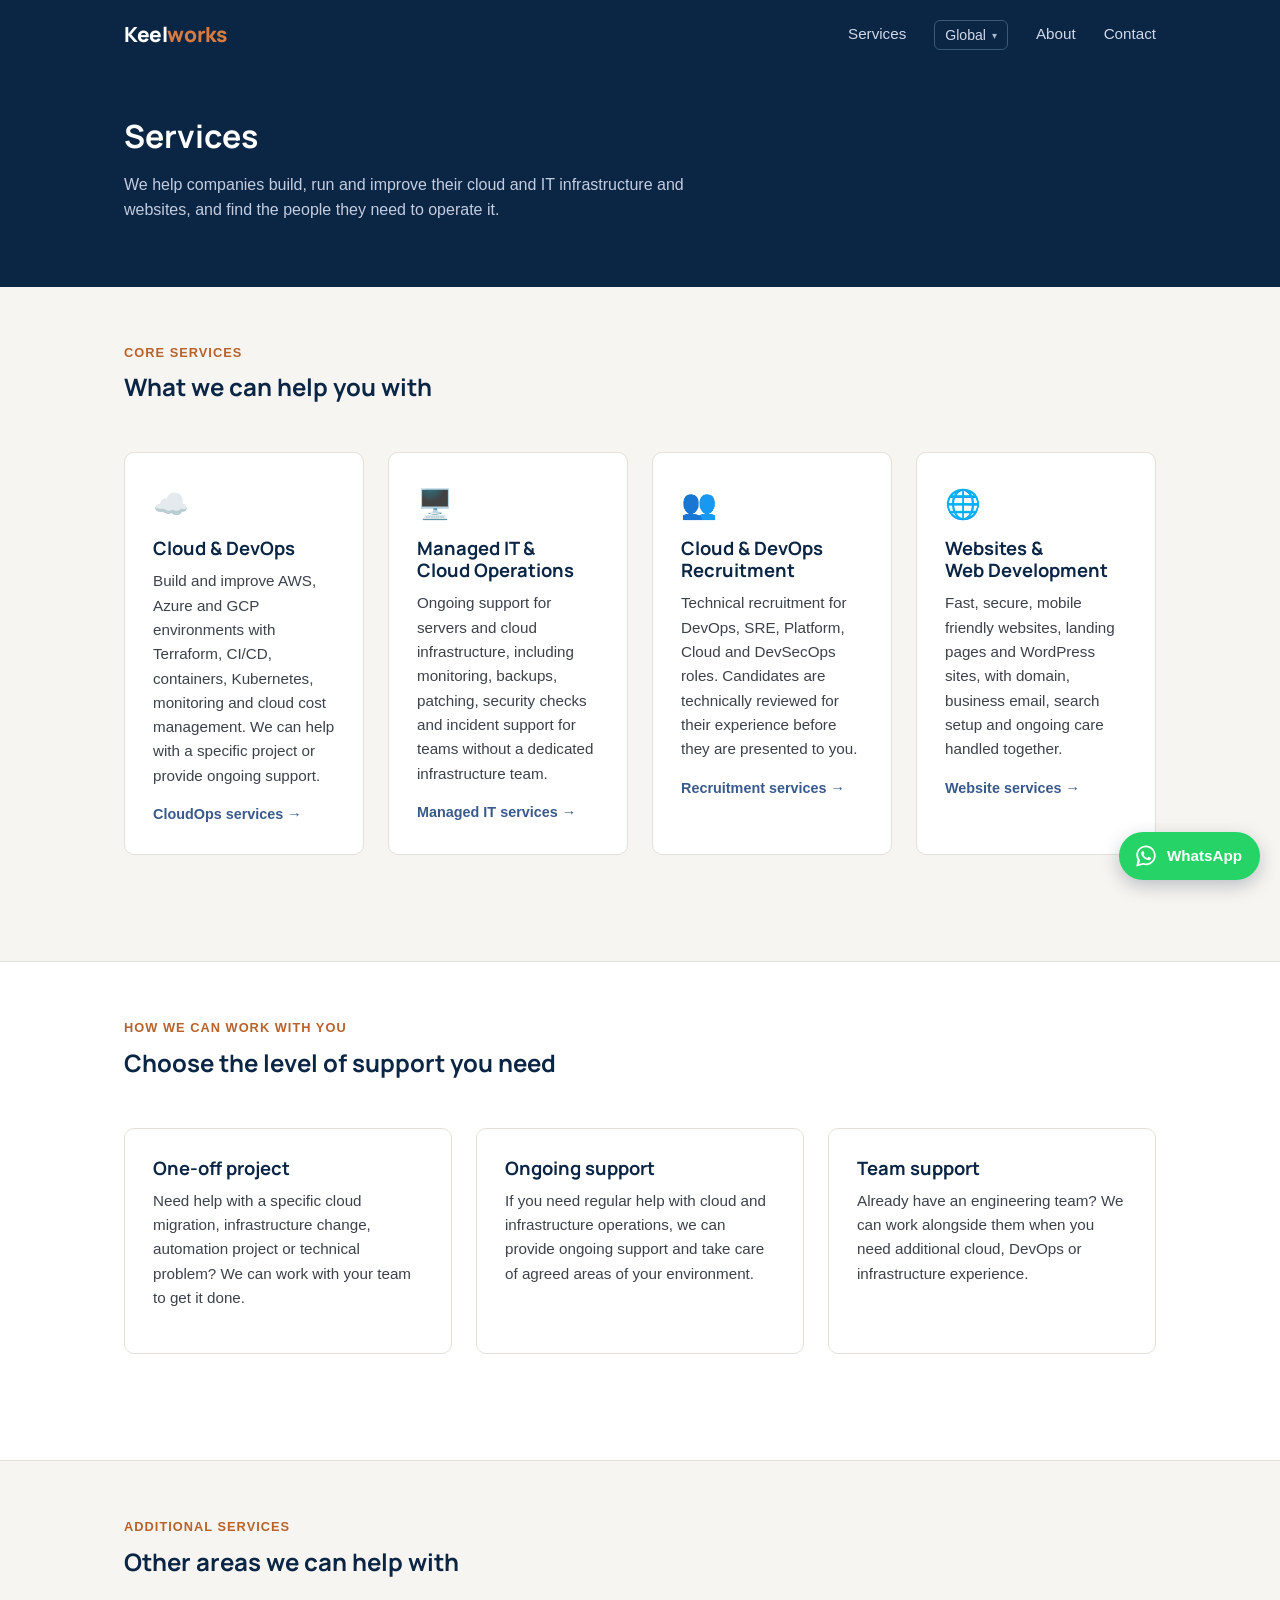
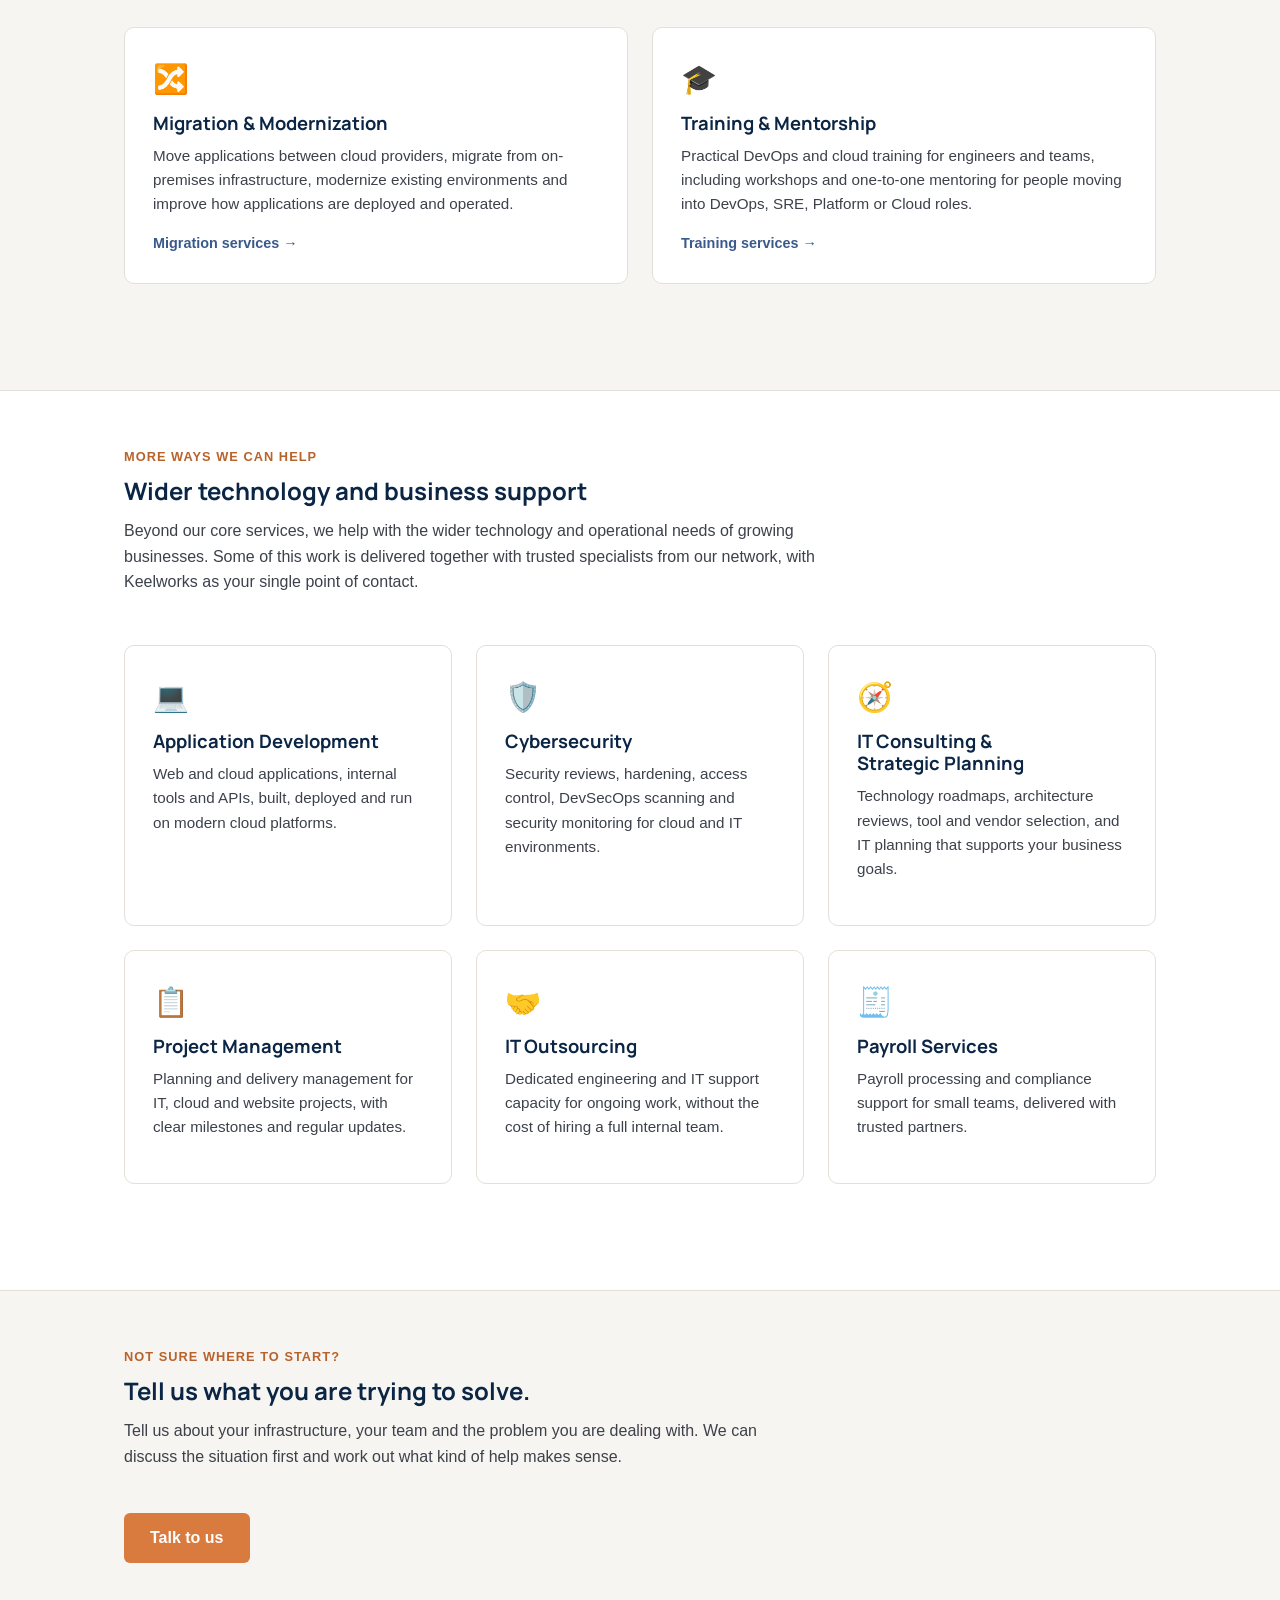
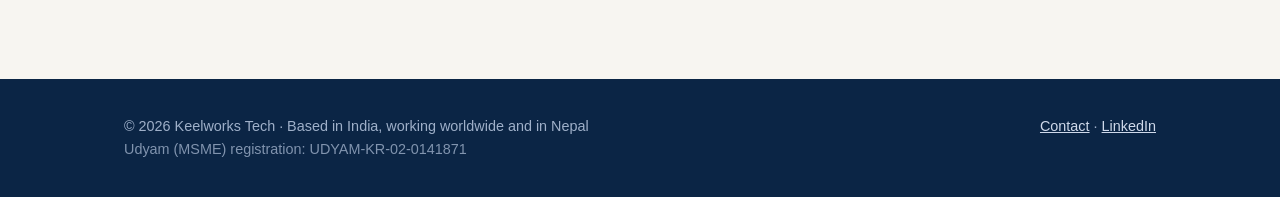
<file: services/index.html>
<!doctype html>
<html lang="en">
<head>
<meta charset="utf-8">
<meta name="viewport" content="width=device-width, initial-scale=1">
<title>Cloud, DevOps &amp; IT Services | Keelworks Tech</title>
<meta name="description" content="Keelworks Tech services: Cloud and DevOps consulting, managed IT support and cloud operations, cloud migration, DevOps and SRE recruitment, and Cloud and DevOps training.">
<link rel="preconnect" href="https://fonts.googleapis.com">
<link rel="preconnect" href="https://fonts.gstatic.com" crossorigin>
<link href="https://fonts.googleapis.com/css2?family=Manrope:wght@700;800&display=swap" rel="stylesheet">
<link rel="canonical" href="https://keelworkstech.com/services/">
<meta property="og:type" content="website">
<meta property="og:site_name" content="Keelworks Tech">
<meta property="og:title" content="Cloud, DevOps &amp; IT Services | Keelworks Tech">
<meta property="og:description" content="Keelworks Tech services: Cloud and DevOps consulting, managed IT support and cloud operations, cloud migration, DevOps and SRE recruitment, and Cloud and DevOps training.">
<meta property="og:url" content="https://keelworkstech.com/services/">
<meta property="og:image" content="https://keelworkstech.com/assets/og-image.png">
<meta property="og:image:width" content="1200">
<meta property="og:image:height" content="630">
<meta property="og:image:alt" content="Keelworks Tech: Cloud, DevOps, SRE and Managed IT">
<meta name="twitter:card" content="summary_large_image">
<meta name="twitter:image" content="https://keelworkstech.com/assets/og-image.png">
<meta name="twitter:title" content="Cloud, DevOps &amp; IT Services | Keelworks Tech">
<meta name="twitter:description" content="Keelworks Tech services: Cloud and DevOps consulting, managed IT support and cloud operations, cloud migration, DevOps and SRE recruitment, and Cloud and DevOps training.">
<link rel="icon" href="/favicon.ico" sizes="any">
<link rel="icon" href="/favicon.svg" type="image/svg+xml">
<link rel="apple-touch-icon" href="/assets/apple-touch-icon.png">
<link rel="stylesheet" href="/assets/style.css?v=20261118-1">
</head>
<body>

<header class="site">
  <div class="wrap">
    <a class="logo" href="/">Keel<span>works</span></a>
    <nav>
      <a href="/services/">Services</a>
      <div class="region-switch">
        <button type="button" class="region-switch-toggle" aria-haspopup="true" aria-expanded="false">
          Global <span class="chev">&#9662;</span>
        </button>
        <ul class="region-switch-menu">
          <li><a href="/" class="is-current">Global</a></li>
          <li><a href="/nepal-digital-impact/">Nepal</a></li>
        </ul>
      </div>
      <a href="/about/">About</a>
      <a href="/contact/">Contact</a>
    </nav>
  </div>
</header>

<div class="page-head">
  <div class="wrap">
    <h1>Services</h1>
    <p>We help companies build, run and improve their cloud and IT infrastructure and websites, and find the people they need to operate it.</p>
  </div>
</div>

<!-- CORE SERVICES -->
<section>
  <div class="wrap">
    <div class="eyebrow">Core services</div>
    <h2>What we can help you with</h2>
    <div class="services-grid">
      <div class="card">
        <div class="icon">☁️</div>
        <h3>Cloud &amp; DevOps</h3>
        <p>Build and improve AWS, Azure and GCP environments with Terraform, CI/CD, containers, Kubernetes, monitoring and cloud cost management. We can help with a specific project or provide ongoing support.</p>
        <a class="more" href="/services/cloudops/">CloudOps services →</a>
      </div>
      <div class="card">
        <div class="icon">🖥️</div>
        <h3>Managed IT &amp; Cloud Operations</h3>
        <p>Ongoing support for servers and cloud infrastructure, including monitoring, backups, patching, security checks and incident support for teams without a dedicated infrastructure team.</p>
        <a class="more" href="/services/managed-it/">Managed IT services →</a>
      </div>
      <div class="card">
        <div class="icon">👥</div>
        <h3>Cloud &amp; DevOps Recruitment</h3>
        <p>Technical recruitment for DevOps, SRE, Platform, Cloud and DevSecOps roles. Candidates are technically reviewed for their experience before they are presented to you.</p>
        <a class="more" href="/services/recruitment/">Recruitment services →</a>
      </div>
      <div class="card">
        <div class="icon">🌐</div>
        <h3>Websites &amp; Web Development</h3>
        <p>Fast, secure, mobile friendly websites, landing pages and WordPress sites, with domain, business email, search setup and ongoing care handled together.</p>
        <a class="more" href="/services/websites/">Website services →</a>
      </div>
    </div>
  </div>
</section>

<!-- HOW WE HELP -->
<section class="alt">
  <div class="wrap">
    <div class="eyebrow">How we can work with you</div>
    <h2>Choose the level of support you need</h2>
    <div class="services-grid">
      <div class="card">
        <h3>One-off project</h3>
        <p>Need help with a specific cloud migration, infrastructure change, automation project or technical problem? We can work with your team to get it done.</p>
      </div>
      <div class="card">
        <h3>Ongoing support</h3>
        <p>If you need regular help with cloud and infrastructure operations, we can provide ongoing support and take care of agreed areas of your environment.</p>
      </div>
      <div class="card">
        <h3>Team support</h3>
        <p>Already have an engineering team? We can work alongside them when you need additional cloud, DevOps or infrastructure experience.</p>
      </div>
    </div>
  </div>
</section>

<!-- ADDITIONAL SERVICES -->
<section>
  <div class="wrap">
    <div class="eyebrow">Additional services</div>
    <h2>Other areas we can help with</h2>
    <div class="services-grid">
      <div class="card">
        <div class="icon">🔀</div>
        <h3>Migration &amp; Modernization</h3>
        <p>Move applications between cloud providers, migrate from on-premises infrastructure, modernize existing environments and improve how applications are deployed and operated.</p>
        <a class="more" href="/services/migration/">Migration services →</a>
      </div>
      <div class="card">
        <div class="icon">🎓</div>
        <h3>Training &amp; Mentorship</h3>
        <p>Practical DevOps and cloud training for engineers and teams, including workshops and one-to-one mentoring for people moving into DevOps, SRE, Platform or Cloud roles.</p>
        <a class="more" href="/services/training/">Training services →</a>
      </div>
    </div>
  </div>
</section>

<!-- MORE WAYS -->
<section class="alt">
  <div class="wrap">
    <div class="eyebrow">More ways we can help</div>
    <h2>Wider technology and business support</h2>
    <p style="max-width: 720px;">Beyond our core services, we help with the wider technology and operational needs of growing businesses. Some of this work is delivered together with trusted specialists from our network, with Keelworks as your single point of contact.</p>
    <div class="services-grid three">
      <div class="card">
        <div class="icon">💻</div>
        <h3>Application Development</h3>
        <p>Web and cloud applications, internal tools and APIs, built, deployed and run on modern cloud platforms.</p>
      </div>
      <div class="card">
        <div class="icon">🛡️</div>
        <h3>Cybersecurity</h3>
        <p>Security reviews, hardening, access control, DevSecOps scanning and security monitoring for cloud and IT environments.</p>
      </div>
      <div class="card">
        <div class="icon">🧭</div>
        <h3>IT Consulting &amp; Strategic Planning</h3>
        <p>Technology roadmaps, architecture reviews, tool and vendor selection, and IT planning that supports your business goals.</p>
      </div>
      <div class="card">
        <div class="icon">📋</div>
        <h3>Project Management</h3>
        <p>Planning and delivery management for IT, cloud and website projects, with clear milestones and regular updates.</p>
      </div>
      <div class="card">
        <div class="icon">🤝</div>
        <h3>IT Outsourcing</h3>
        <p>Dedicated engineering and IT support capacity for ongoing work, without the cost of hiring a full internal team.</p>
      </div>
      <div class="card">
        <div class="icon">🧾</div>
        <h3>Payroll Services</h3>
        <p>Payroll processing and compliance support for small teams, delivered with trusted partners.</p>
      </div>
    </div>
  </div>
</section>

<!-- CTA -->
<section>
  <div class="wrap">
    <div class="eyebrow">Not sure where to start?</div>
    <h2>Tell us what you are trying to solve.</h2>
    <p style="max-width: 650px;">Tell us about your infrastructure, your team and the problem you are dealing with. We can discuss the situation first and work out what kind of help makes sense.</p>
    <a class="btn" href="/contact/">Talk to us</a>
  </div>
</section>

<footer class="site">
  <div class="wrap">
    <div>&copy; 2026 Keelworks Tech &middot; Based in India, working worldwide and in Nepal<br><span style="opacity:.8">Udyam (MSME) registration: UDYAM-KR-02-0141871</span></div>
    <div><a href="/contact/">Contact</a> &middot; <a href="https://www.linkedin.com/company/keelworkstech/" target="_blank" rel="noopener">LinkedIn</a></div>
  </div>
</footer>

<script src="/assets/region-switch.js?v=20261118-1" defer></script>
<script src="/assets/region-banner.js?v=20261118-1" defer></script>
<script src="/assets/whatsapp.js?v=20261118-1" defer></script>
<!-- Cloudflare Web Analytics (cookie free visit counts) -->
<script type="module" src="https://static.cloudflareinsights.com/beacon.min.js" data-cf-beacon='{"token": "5956af33fd834d428f74a5e9c1abe816"}'></script>
</body>
</html>
</file>
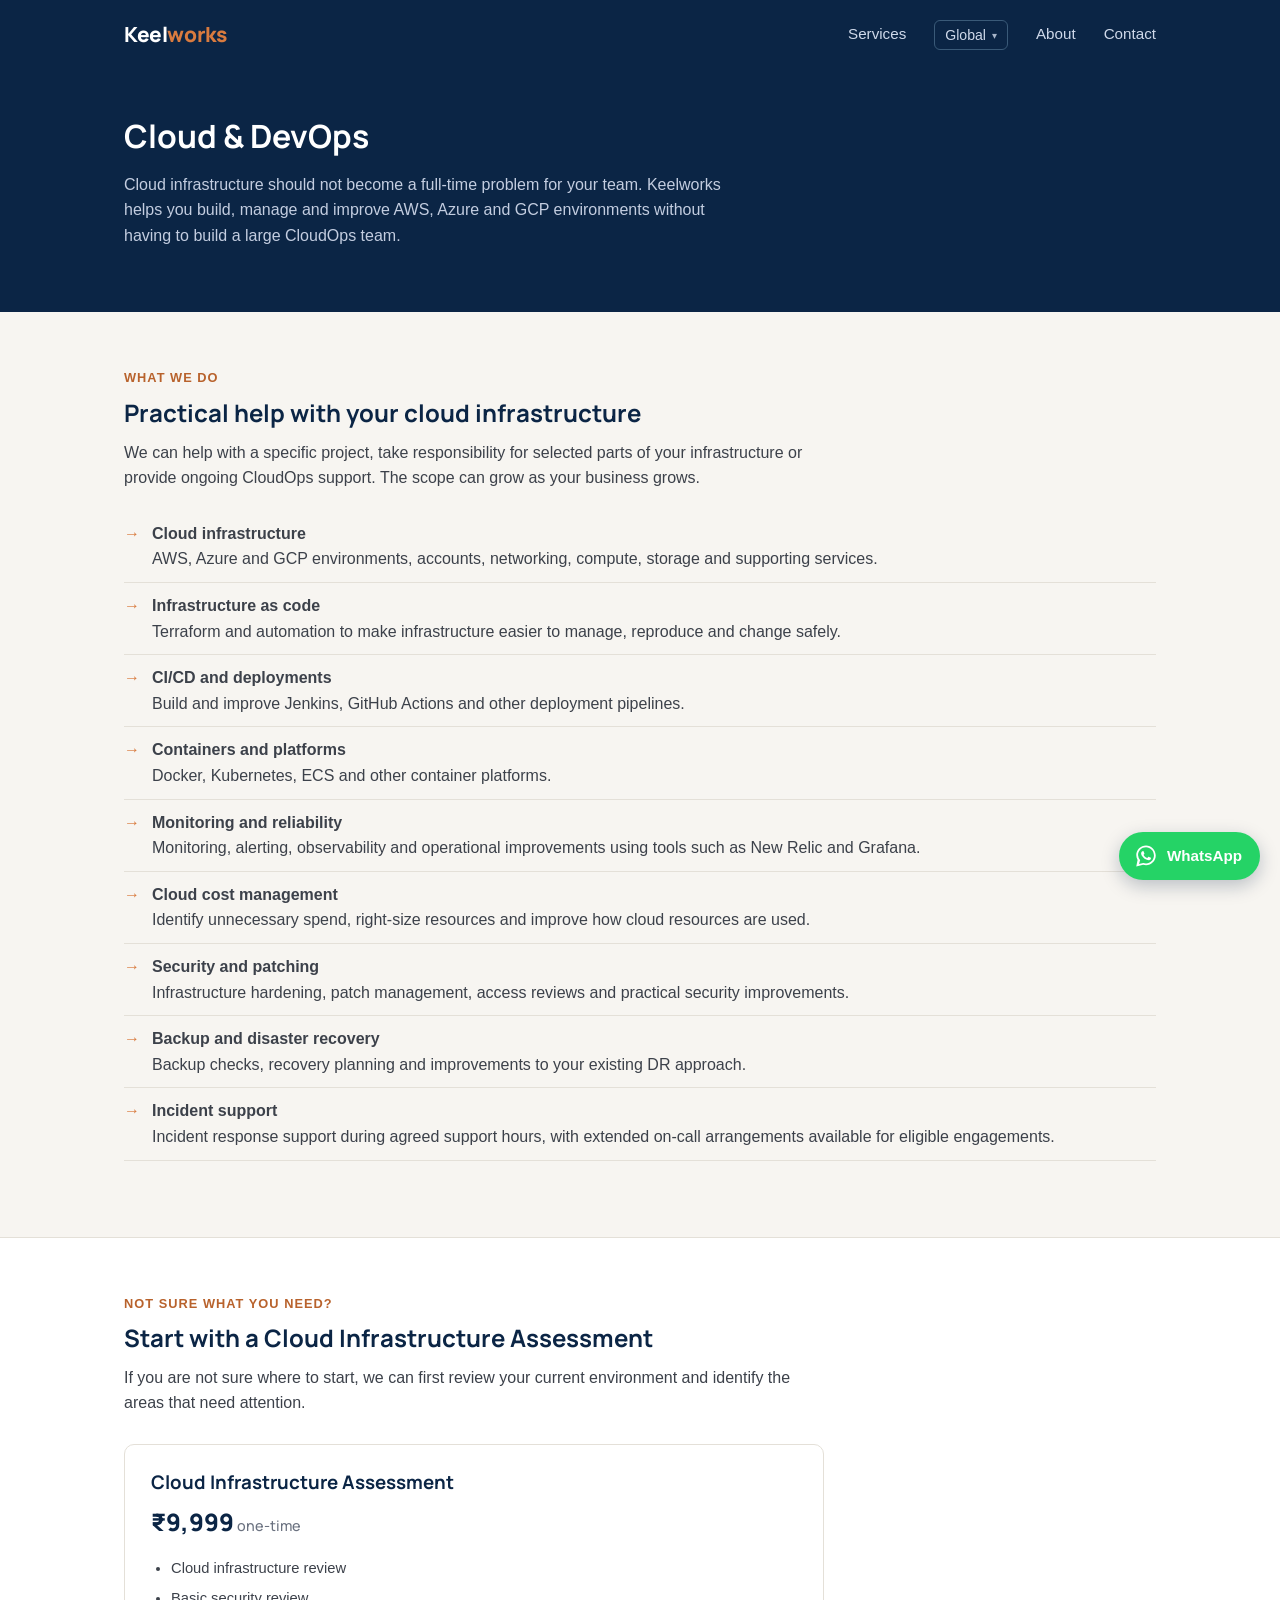
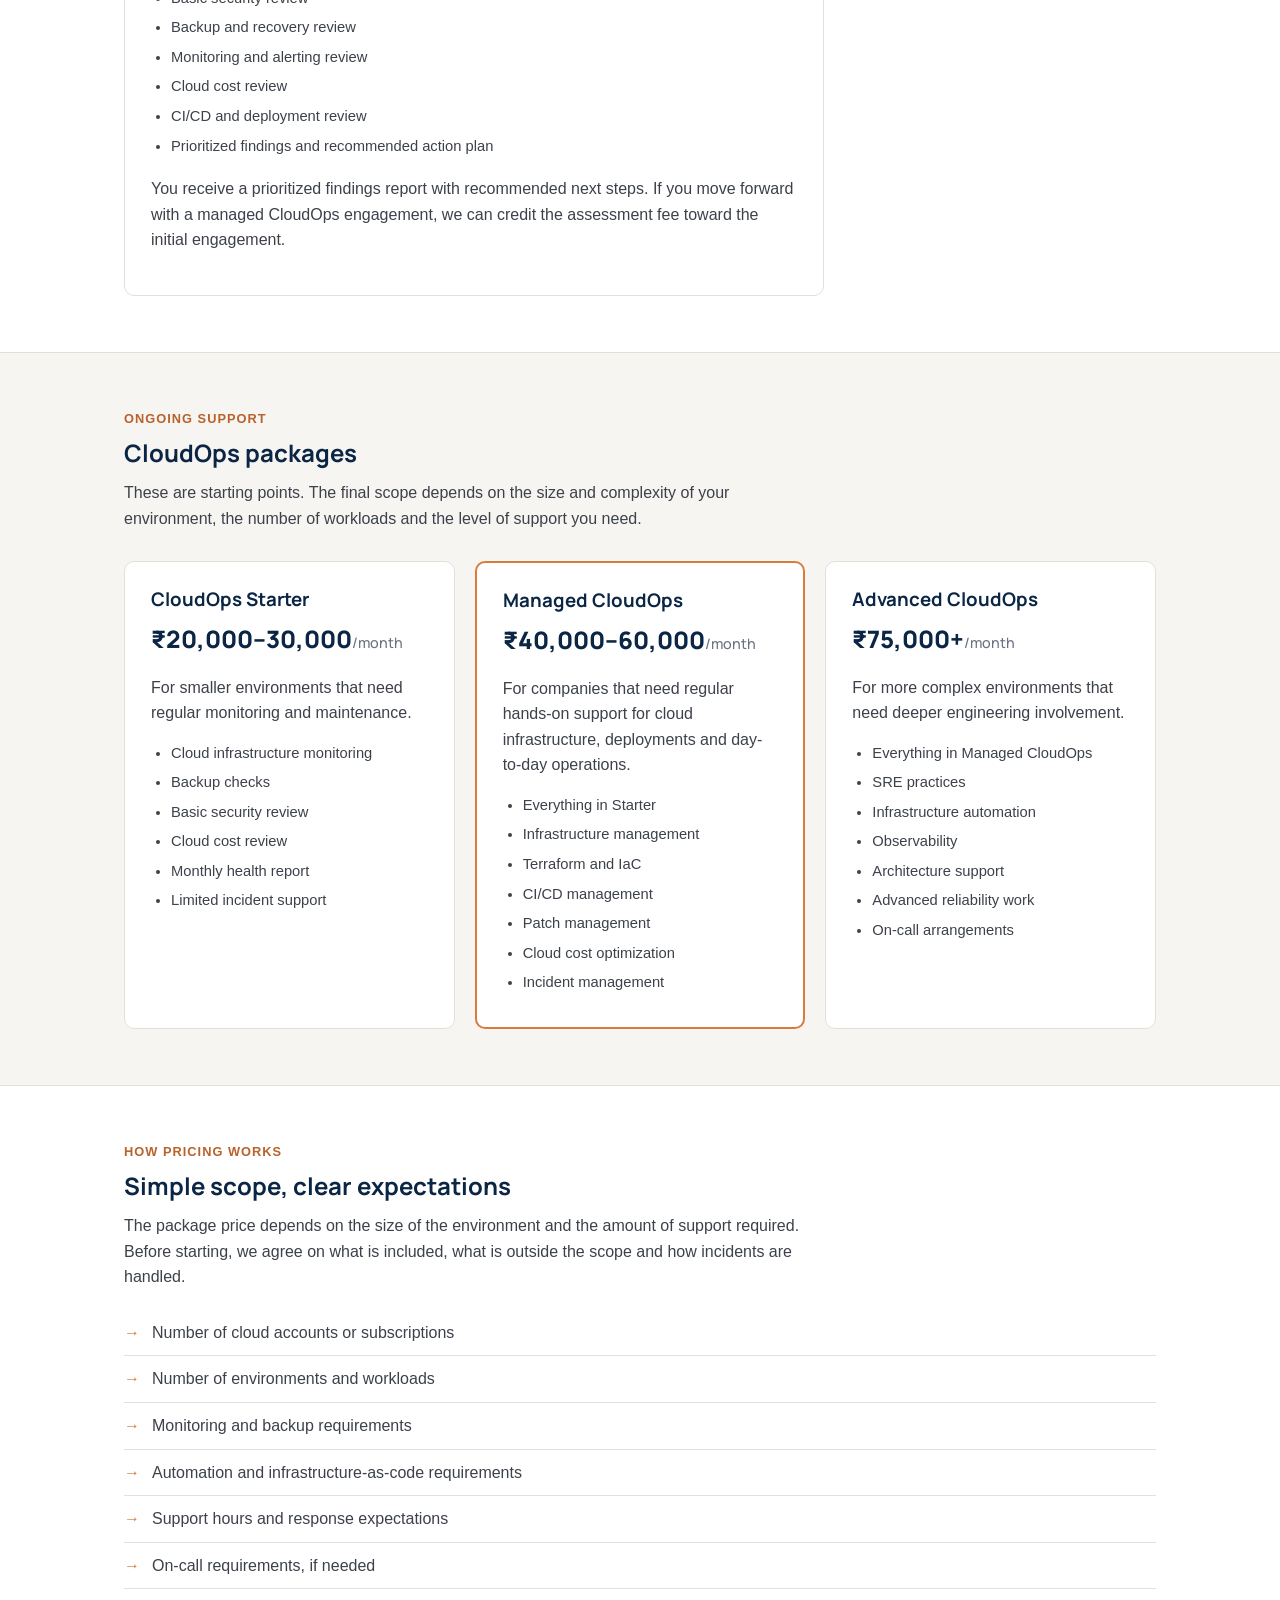
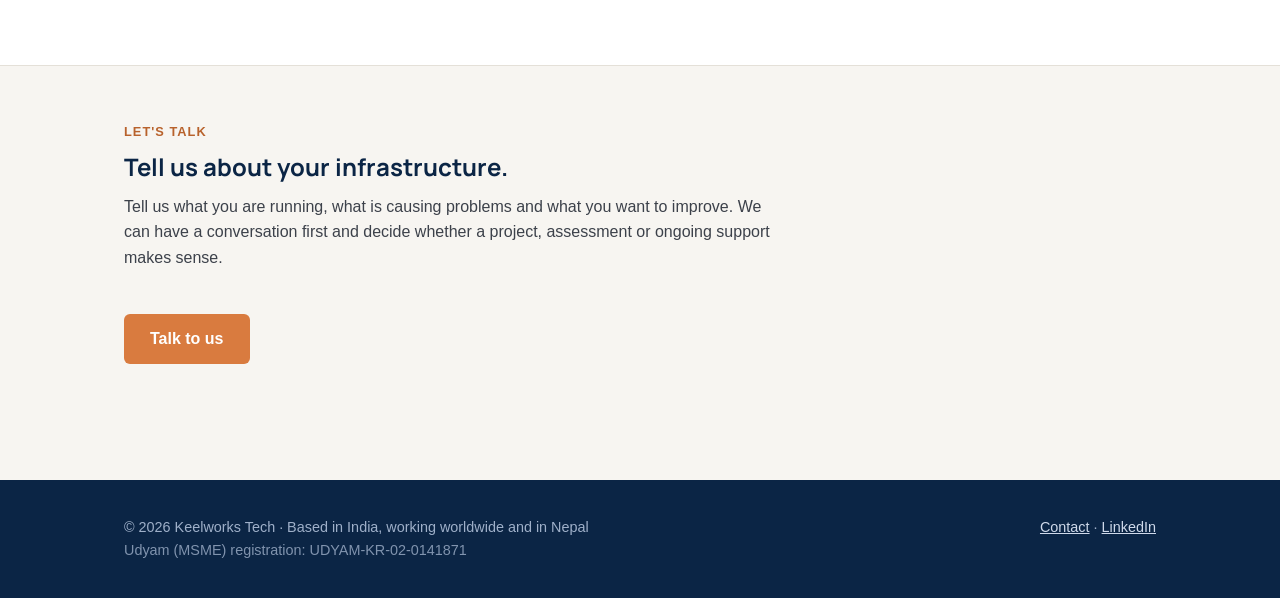
<file: services/cloudops/index.html>
<!doctype html>
<html lang="en">
<head>
<meta charset="utf-8">
<meta name="viewport" content="width=device-width, initial-scale=1">
<title>Cloud &amp; DevOps Consulting for AWS, Azure, GCP | Keelworks Tech</title>
<meta name="description" content="CloudOps and DevOps consulting for AWS, Azure and GCP: Terraform infrastructure as code, CI/CD, Kubernetes and containers, monitoring and observability, and cloud cost optimisation.">
<link rel="preconnect" href="https://fonts.googleapis.com">
<link rel="preconnect" href="https://fonts.gstatic.com" crossorigin>
<link href="https://fonts.googleapis.com/css2?family=Manrope:wght@700;800&display=swap" rel="stylesheet">
<link rel="canonical" href="https://keelworkstech.com/services/cloudops/">
<meta property="og:type" content="website">
<meta property="og:site_name" content="Keelworks Tech">
<meta property="og:title" content="Cloud &amp; DevOps Consulting for AWS, Azure, GCP | Keelworks Tech">
<meta property="og:description" content="CloudOps and DevOps consulting for AWS, Azure and GCP: Terraform infrastructure as code, CI/CD, Kubernetes and containers, monitoring and observability, and cloud cost optimisation.">
<meta property="og:url" content="https://keelworkstech.com/services/cloudops/">
<meta property="og:image" content="https://keelworkstech.com/assets/og-image.png">
<meta property="og:image:width" content="1200">
<meta property="og:image:height" content="630">
<meta property="og:image:alt" content="Keelworks Tech: Cloud, DevOps, SRE and Managed IT">
<meta name="twitter:card" content="summary_large_image">
<meta name="twitter:image" content="https://keelworkstech.com/assets/og-image.png">
<meta name="twitter:title" content="Cloud &amp; DevOps Consulting for AWS, Azure, GCP | Keelworks Tech">
<meta name="twitter:description" content="CloudOps and DevOps consulting for AWS, Azure and GCP: Terraform infrastructure as code, CI/CD, Kubernetes and containers, monitoring and observability, and cloud cost optimisation.">
<link rel="icon" href="/favicon.ico" sizes="any">
<link rel="icon" href="/favicon.svg" type="image/svg+xml">
<link rel="apple-touch-icon" href="/assets/apple-touch-icon.png">
<link rel="stylesheet" href="/assets/style.css?v=20261118-1">
</head>
<body>

<header class="site">
  <div class="wrap">
    <a class="logo" href="/">Keel<span>works</span></a>
    <nav>
      <a href="/services/">Services</a>
      <div class="region-switch">
        <button type="button" class="region-switch-toggle" aria-haspopup="true" aria-expanded="false">
          Global <span class="chev">&#9662;</span>
        </button>
        <ul class="region-switch-menu">
          <li><a href="/" class="is-current">Global</a></li>
          <li><a href="/nepal-digital-impact/">Nepal</a></li>
        </ul>
      </div>
      <a href="/about/">About</a>
      <a href="/contact/">Contact</a>
    </nav>
  </div>
</header>

<div class="page-head">
  <div class="wrap">
    <h1>Cloud &amp; DevOps</h1>
    <p>Cloud infrastructure should not become a full-time problem for your team. Keelworks helps you build, manage and improve AWS, Azure and GCP environments without having to build a large CloudOps team.</p>
  </div>
</div>

<!-- OVERVIEW -->
<section>
  <div class="wrap">
    <div class="eyebrow">What we do</div>
    <h2>Practical help with your cloud infrastructure</h2>
    <p style="max-width: 720px;">We can help with a specific project, take responsibility for selected parts of your infrastructure or provide ongoing CloudOps support. The scope can grow as your business grows.</p>

    <ul class="fit-list">
      <li>
        <strong>Cloud infrastructure</strong><br>
        AWS, Azure and GCP environments, accounts, networking, compute, storage and supporting services.
      </li>
      <li>
        <strong>Infrastructure as code</strong><br>
        Terraform and automation to make infrastructure easier to manage, reproduce and change safely.
      </li>
      <li>
        <strong>CI/CD and deployments</strong><br>
        Build and improve Jenkins, GitHub Actions and other deployment pipelines.
      </li>
      <li>
        <strong>Containers and platforms</strong><br>
        Docker, Kubernetes, ECS and other container platforms.
      </li>
      <li>
        <strong>Monitoring and reliability</strong><br>
        Monitoring, alerting, observability and operational improvements using tools such as New Relic and Grafana.
      </li>
      <li>
        <strong>Cloud cost management</strong><br>
        Identify unnecessary spend, right-size resources and improve how cloud resources are used.
      </li>
      <li>
        <strong>Security and patching</strong><br>
        Infrastructure hardening, patch management, access reviews and practical security improvements.
      </li>
      <li>
        <strong>Backup and disaster recovery</strong><br>
        Backup checks, recovery planning and improvements to your existing DR approach.
      </li>
      <li>
        <strong>Incident support</strong><br>
        Incident response support during agreed support hours, with extended on-call arrangements available for eligible engagements.
      </li>
    </ul>
  </div>
</section>

<!-- ASSESSMENT -->
<section class="alt">
  <div class="wrap">
    <div class="eyebrow">Not sure what you need?</div>
    <h2>Start with a Cloud Infrastructure Assessment</h2>
    <p style="max-width: 700px;">If you are not sure where to start, we can first review your current environment and identify the areas that need attention.</p>

    <div class="price-card" style="max-width: 700px; margin-top: 28px;">
      <h3>Cloud Infrastructure Assessment</h3>
      <div class="price">&#8377;9,999<span style="font-size:0.9rem;font-weight:500;color:#6b7280;"> one-time</span></div>
      <ul>
        <li>Cloud infrastructure review</li>
        <li>Basic security review</li>
        <li>Backup and recovery review</li>
        <li>Monitoring and alerting review</li>
        <li>Cloud cost review</li>
        <li>CI/CD and deployment review</li>
        <li>Prioritized findings and recommended action plan</li>
      </ul>
      <p style="margin-top: 18px;">You receive a prioritized findings report with recommended next steps. If you move forward with a managed CloudOps engagement, we can credit the assessment fee toward the initial engagement.</p>
    </div>
  </div>
</section>

<!-- PACKAGES -->
<section>
  <div class="wrap">
    <div class="eyebrow">Ongoing support</div>
    <h2>CloudOps packages</h2>
    <p style="max-width: 700px;">These are starting points. The final scope depends on the size and complexity of your environment, the number of workloads and the level of support you need.</p>

    <div class="pricing-grid">
      <div class="price-card">
        <h3>CloudOps Starter</h3>
        <div class="price">&#8377;20,000&ndash;30,000<span style="font-size:0.9rem;font-weight:500;color:#6b7280;">/month</span></div>
        <p>For smaller environments that need regular monitoring and maintenance.</p>
        <ul>
          <li>Cloud infrastructure monitoring</li>
          <li>Backup checks</li>
          <li>Basic security review</li>
          <li>Cloud cost review</li>
          <li>Monthly health report</li>
          <li>Limited incident support</li>
        </ul>
      </div>

      <div class="price-card featured">
        <h3>Managed CloudOps</h3>
        <div class="price">&#8377;40,000&ndash;60,000<span style="font-size:0.9rem;font-weight:500;color:#6b7280;">/month</span></div>
        <p>For companies that need regular hands-on support for cloud infrastructure, deployments and day-to-day operations.</p>
        <ul>
          <li>Everything in Starter</li>
          <li>Infrastructure management</li>
          <li>Terraform and IaC</li>
          <li>CI/CD management</li>
          <li>Patch management</li>
          <li>Cloud cost optimization</li>
          <li>Incident management</li>
        </ul>
      </div>

      <div class="price-card">
        <h3>Advanced CloudOps</h3>
        <div class="price">&#8377;75,000+<span style="font-size:0.9rem;font-weight:500;color:#6b7280;">/month</span></div>
        <p>For more complex environments that need deeper engineering involvement.</p>
        <ul>
          <li>Everything in Managed CloudOps</li>
          <li>SRE practices</li>
          <li>Infrastructure automation</li>
          <li>Observability</li>
          <li>Architecture support</li>
          <li>Advanced reliability work</li>
          <li>On-call arrangements</li>
        </ul>
      </div>
    </div>
  </div>
</section>

<!-- PRICING NOTES -->
<section class="alt">
  <div class="wrap">
    <div class="eyebrow">How pricing works</div>
    <h2>Simple scope, clear expectations</h2>
    <p style="max-width: 720px;">The package price depends on the size of the environment and the amount of support required. Before starting, we agree on what is included, what is outside the scope and how incidents are handled.</p>

    <ul class="fit-list">
      <li>Number of cloud accounts or subscriptions</li>
      <li>Number of environments and workloads</li>
      <li>Monitoring and backup requirements</li>
      <li>Automation and infrastructure-as-code requirements</li>
      <li>Support hours and response expectations</li>
      <li>On-call requirements, if needed</li>
    </ul>
  </div>
</section>

<!-- CTA -->
<section>
  <div class="wrap">
    <div class="eyebrow">Let's talk</div>
    <h2>Tell us about your infrastructure.</h2>
    <p style="max-width: 650px;">Tell us what you are running, what is causing problems and what you want to improve. We can have a conversation first and decide whether a project, assessment or ongoing support makes sense.</p>
    <a class="btn" href="/contact/">Talk to us</a>
  </div>
</section>

<footer class="site">
  <div class="wrap">
    <div>&copy; 2026 Keelworks Tech &middot; Based in India, working worldwide and in Nepal<br><span style="opacity:.8">Udyam (MSME) registration: UDYAM-KR-02-0141871</span></div>
    <div><a href="/contact/">Contact</a> &middot; <a href="https://www.linkedin.com/company/keelworkstech/" target="_blank" rel="noopener">LinkedIn</a></div>
  </div>
</footer>

<script src="/assets/region-switch.js?v=20261118-1" defer></script>
<script src="/assets/region-banner.js?v=20261118-1" defer></script>
<script src="/assets/whatsapp.js?v=20261118-1" defer></script>
<!-- Cloudflare Web Analytics (cookie free visit counts) -->
<script type="module" src="https://static.cloudflareinsights.com/beacon.min.js" data-cf-beacon='{"token": "5956af33fd834d428f74a5e9c1abe816"}'></script>
</body>
</html>
</file>
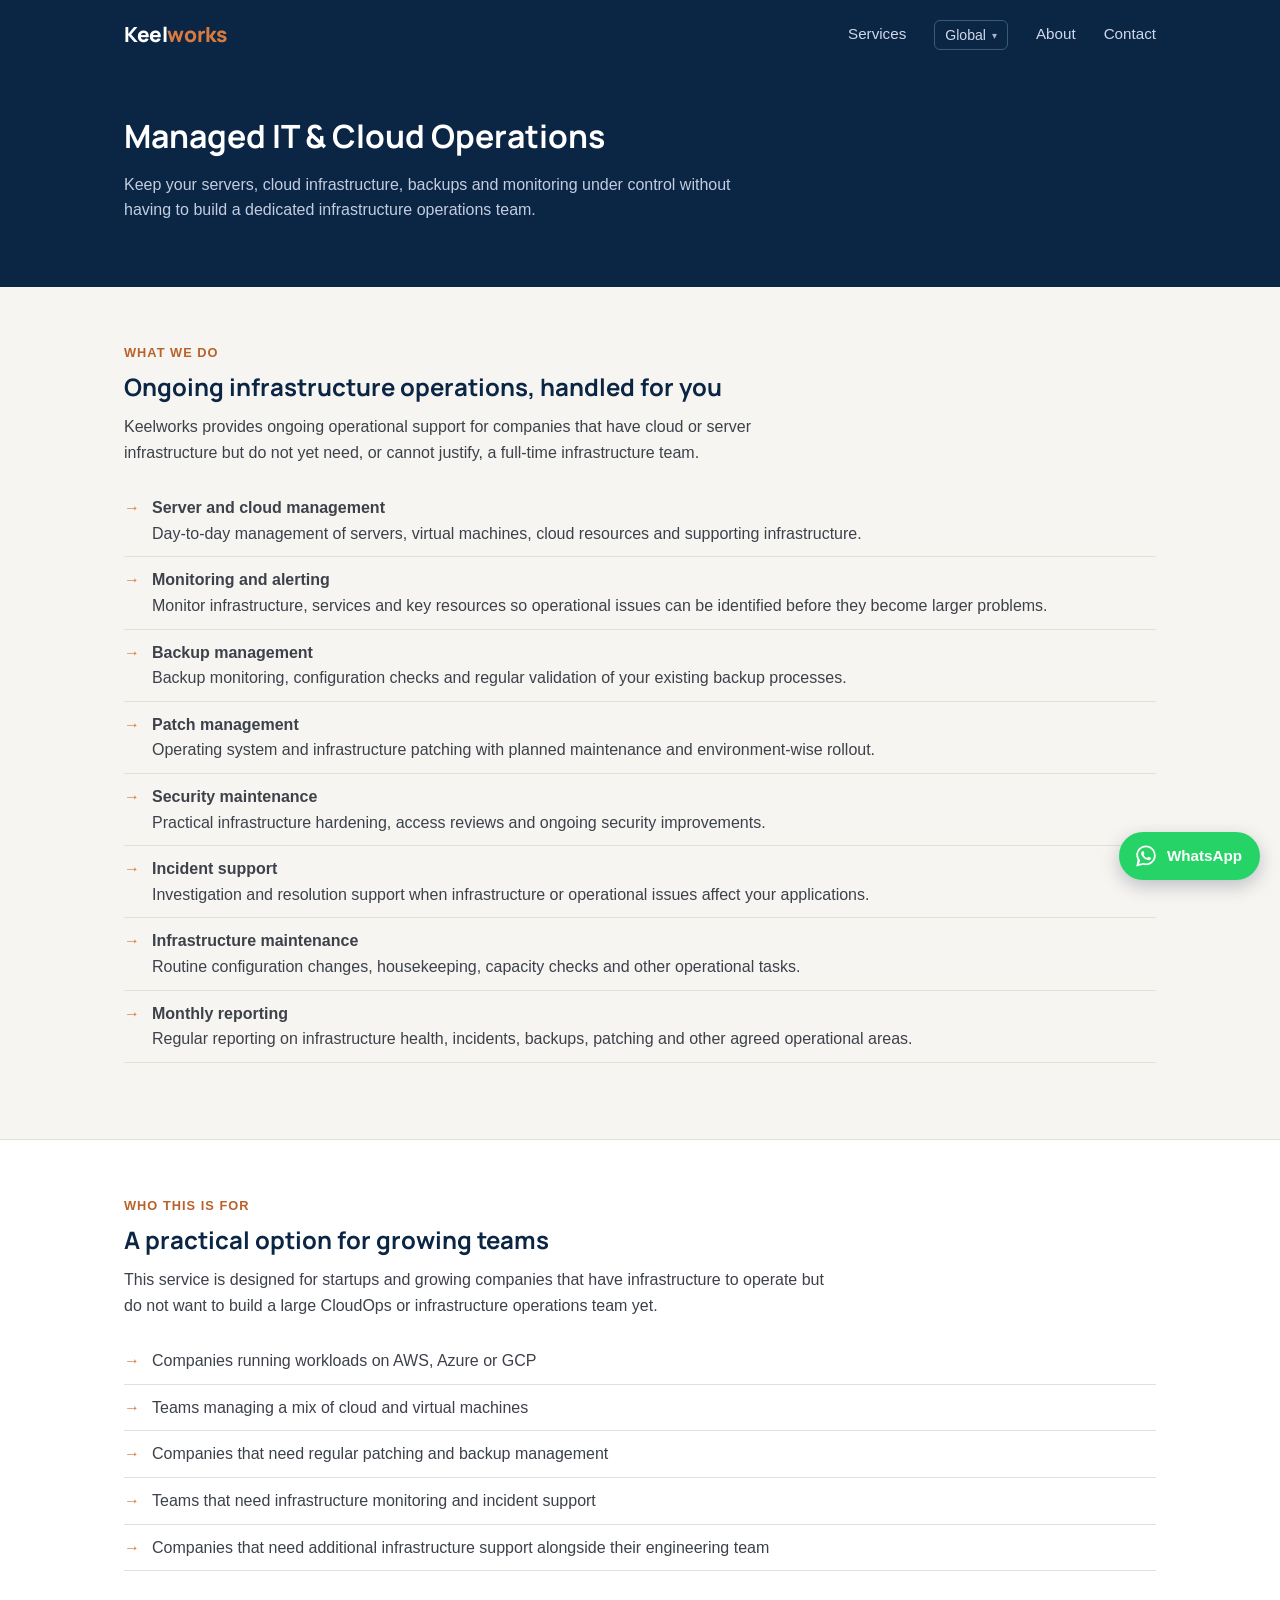
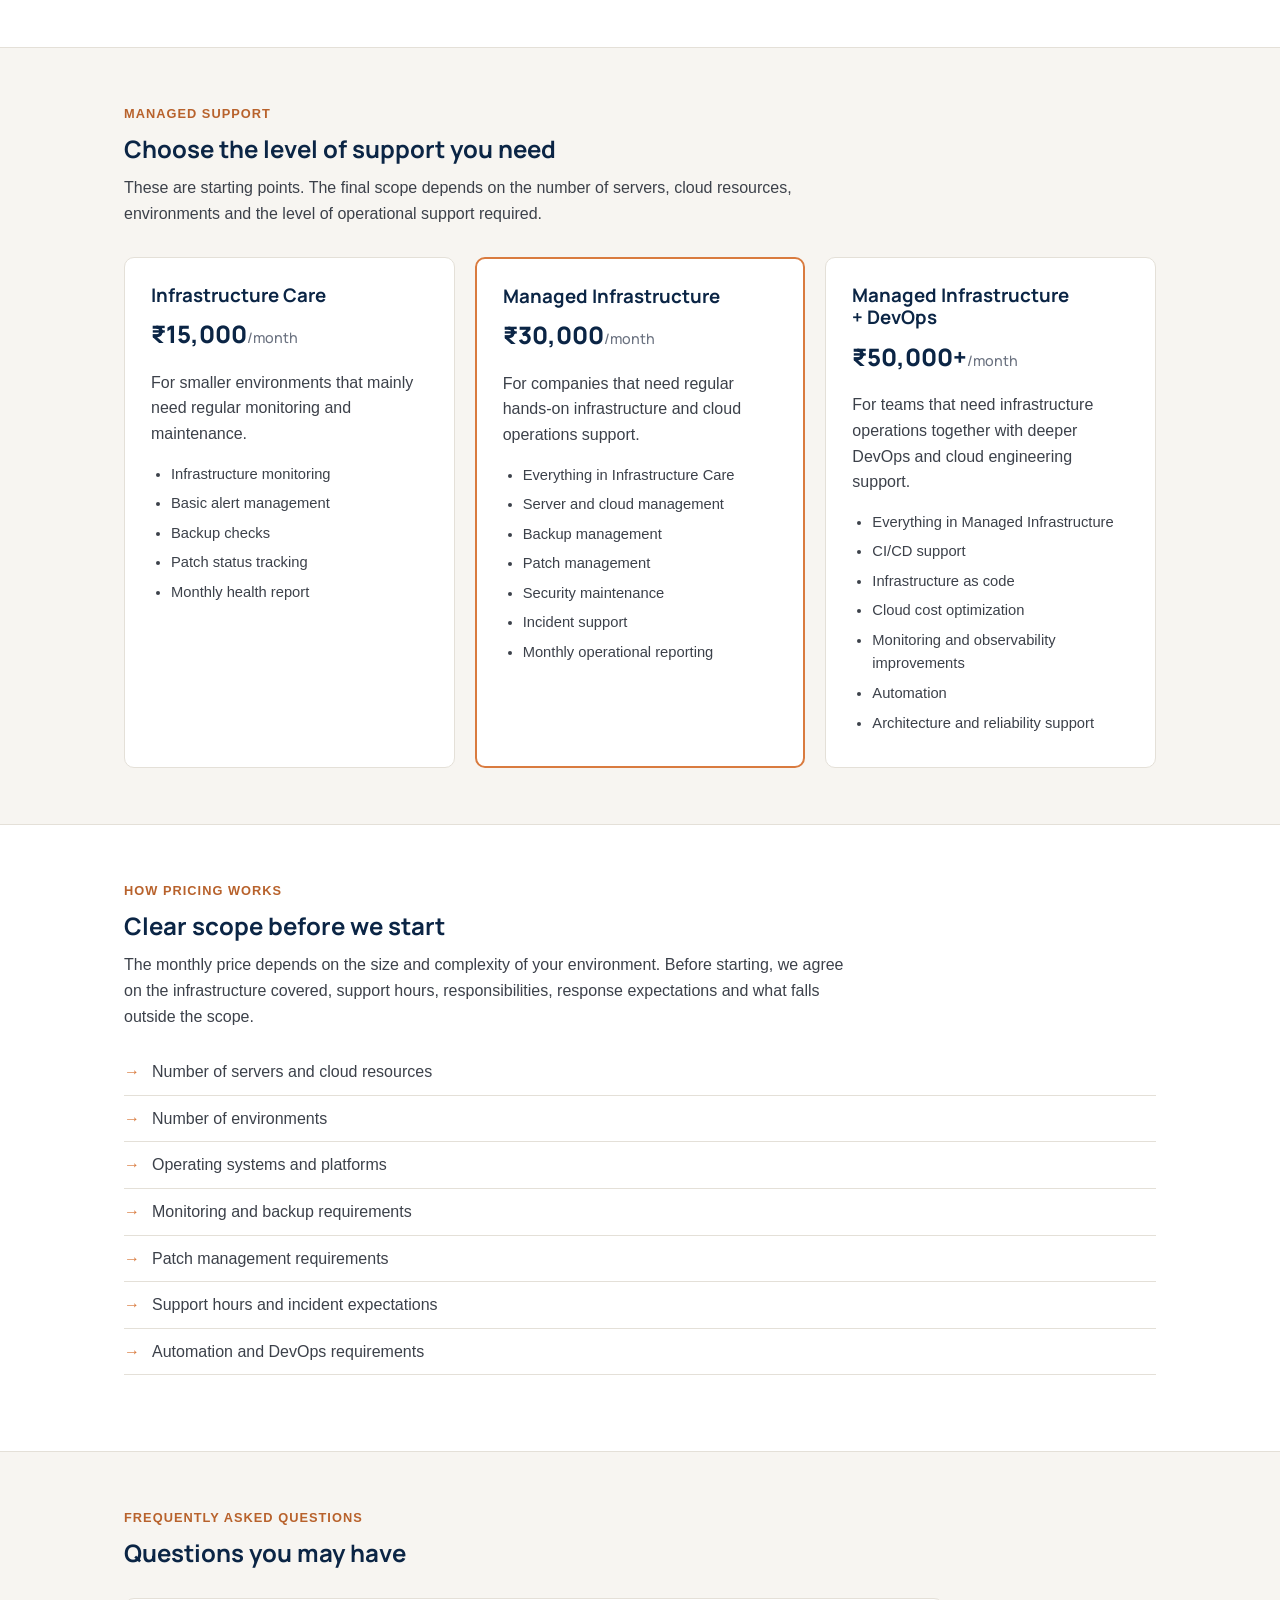
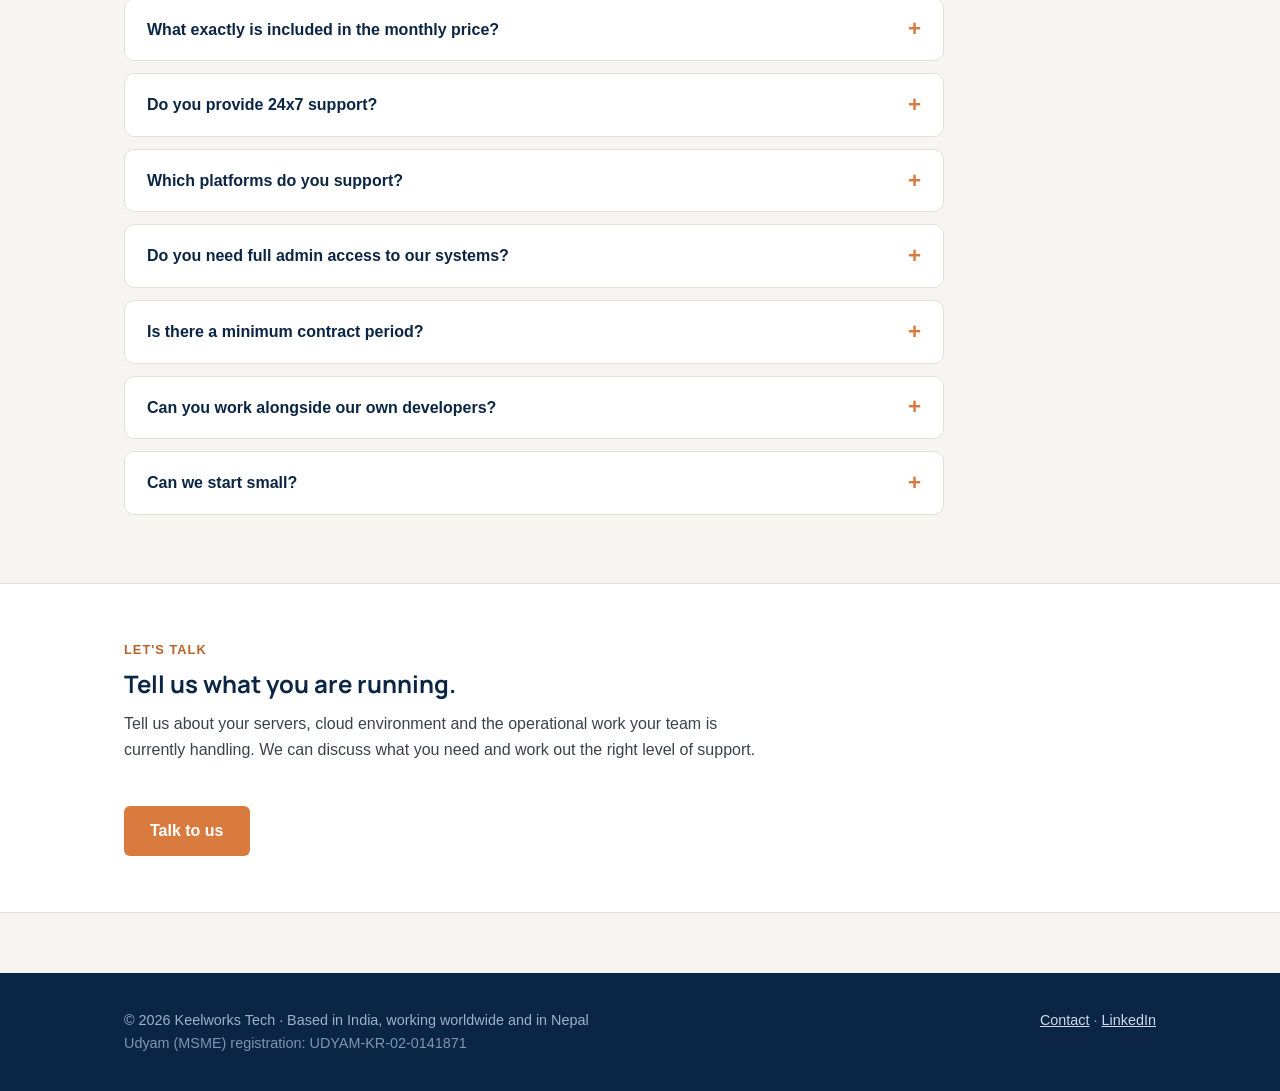
<file: services/managed-it/index.html>
<!doctype html>
<html lang="en">
<head>
<meta charset="utf-8">
<meta name="viewport" content="width=device-width, initial-scale=1">
<title>Managed IT Support &amp; Cloud Operations | Keelworks Tech</title>
<meta name="description" content="Managed IT support and cloud operations: servers and cloud infrastructure, 24x7 style monitoring and observability, backups, patching, security and incident support for growing companies.">
<link rel="preconnect" href="https://fonts.googleapis.com">
<link rel="preconnect" href="https://fonts.gstatic.com" crossorigin>
<link href="https://fonts.googleapis.com/css2?family=Manrope:wght@700;800&display=swap" rel="stylesheet">
<link rel="canonical" href="https://keelworkstech.com/services/managed-it/">
<meta property="og:type" content="website">
<meta property="og:site_name" content="Keelworks Tech">
<meta property="og:title" content="Managed IT Support &amp; Cloud Operations | Keelworks Tech">
<meta property="og:description" content="Managed IT support and cloud operations: servers and cloud infrastructure, 24x7 style monitoring and observability, backups, patching, security and incident support for growing companies.">
<meta property="og:url" content="https://keelworkstech.com/services/managed-it/">
<meta property="og:image" content="https://keelworkstech.com/assets/og-image.png">
<meta property="og:image:width" content="1200">
<meta property="og:image:height" content="630">
<meta property="og:image:alt" content="Keelworks Tech: Cloud, DevOps, SRE and Managed IT">
<meta name="twitter:card" content="summary_large_image">
<meta name="twitter:image" content="https://keelworkstech.com/assets/og-image.png">
<meta name="twitter:title" content="Managed IT Support &amp; Cloud Operations | Keelworks Tech">
<meta name="twitter:description" content="Managed IT support and cloud operations: servers and cloud infrastructure, 24x7 style monitoring and observability, backups, patching, security and incident support for growing companies.">
<link rel="icon" href="/favicon.ico" sizes="any">
<link rel="icon" href="/favicon.svg" type="image/svg+xml">
<link rel="apple-touch-icon" href="/assets/apple-touch-icon.png">
<link rel="stylesheet" href="/assets/style.css?v=20261118-1">
<script type="application/ld+json">
{
  "@context": "https://schema.org",
  "@type": "FAQPage",
  "mainEntity": [
    {
      "@type": "Question",
      "name": "What exactly is included in the monthly price?",
      "acceptedAnswer": {
        "@type": "Answer",
        "text": "Before we start, we agree in writing which servers and cloud resources are covered, the support hours, response expectations, responsibilities on both sides and what falls outside the scope."
      }
    },
    {
      "@type": "Question",
      "name": "Do you provide 24x7 support?",
      "acceptedAnswer": {
        "@type": "Answer",
        "text": "Standard plans cover business hours, India time, with monitoring and alerts. Out of hours cover for critical systems can be agreed separately."
      }
    },
    {
      "@type": "Question",
      "name": "Which platforms do you support?",
      "acceptedAnswer": {
        "@type": "Answer",
        "text": "AWS, Microsoft Azure and Google Cloud, Linux and Windows servers, virtual machines and containers."
      }
    },
    {
      "@type": "Question",
      "name": "Do you need full admin access to our systems?",
      "acceptedAnswer": {
        "@type": "Answer",
        "text": "No. We use dedicated named accounts with only the access the work needs, and you can review or remove that access at any time."
      }
    },
    {
      "@type": "Question",
      "name": "Is there a minimum contract period?",
      "acceptedAnswer": {
        "@type": "Answer",
        "text": "There is no long lock in. The starting period and the notice period are agreed in writing before work begins."
      }
    },
    {
      "@type": "Question",
      "name": "Can you work alongside our own developers?",
      "acceptedAnswer": {
        "@type": "Answer",
        "text": "Yes. We can take care of specific parts of the infrastructure, such as monitoring, backups and patching, while your team focuses on the application."
      }
    },
    {
      "@type": "Question",
      "name": "Can we start small?",
      "acceptedAnswer": {
        "@type": "Answer",
        "text": "Yes. Many teams start with the Infrastructure Care plan or a one off review of their environment, and expand once they see the value."
      }
    }
  ]
}
</script>
</head>
<body>

<header class="site">
  <div class="wrap">
    <a class="logo" href="/">Keel<span>works</span></a>
    <nav>
      <a href="/services/">Services</a>
      <div class="region-switch">
        <button type="button" class="region-switch-toggle" aria-haspopup="true" aria-expanded="false">
          Global <span class="chev">&#9662;</span>
        </button>
        <ul class="region-switch-menu">
          <li><a href="/" class="is-current">Global</a></li>
          <li><a href="/nepal-digital-impact/">Nepal</a></li>
        </ul>
      </div>
      <a href="/about/">About</a>
      <a href="/contact/">Contact</a>
    </nav>
  </div>
</header>

<div class="page-head">
  <div class="wrap">
    <h1>Managed IT &amp; Cloud Operations</h1>
    <p>Keep your servers, cloud infrastructure, backups and monitoring under control without having to build a dedicated infrastructure operations team.</p>
  </div>
</div>

<section>
  <div class="wrap">
    <div class="eyebrow">What we do</div>
    <h2>Ongoing infrastructure operations, handled for you</h2>
    <p style="max-width: 720px;">Keelworks provides ongoing operational support for companies that have cloud or server infrastructure but do not yet need, or cannot justify, a full-time infrastructure team.</p>

    <ul class="fit-list">
      <li>
        <strong>Server and cloud management</strong><br>
        Day-to-day management of servers, virtual machines, cloud resources and supporting infrastructure.
      </li>
      <li>
        <strong>Monitoring and alerting</strong><br>
        Monitor infrastructure, services and key resources so operational issues can be identified before they become larger problems.
      </li>
      <li>
        <strong>Backup management</strong><br>
        Backup monitoring, configuration checks and regular validation of your existing backup processes.
      </li>
      <li>
        <strong>Patch management</strong><br>
        Operating system and infrastructure patching with planned maintenance and environment-wise rollout.
      </li>
      <li>
        <strong>Security maintenance</strong><br>
        Practical infrastructure hardening, access reviews and ongoing security improvements.
      </li>
      <li>
        <strong>Incident support</strong><br>
        Investigation and resolution support when infrastructure or operational issues affect your applications.
      </li>
      <li>
        <strong>Infrastructure maintenance</strong><br>
        Routine configuration changes, housekeeping, capacity checks and other operational tasks.
      </li>
      <li>
        <strong>Monthly reporting</strong><br>
        Regular reporting on infrastructure health, incidents, backups, patching and other agreed operational areas.
      </li>
    </ul>
  </div>
</section>

<section class="alt">
  <div class="wrap">
    <div class="eyebrow">Who this is for</div>
    <h2>A practical option for growing teams</h2>
    <p style="max-width: 720px;">This service is designed for startups and growing companies that have infrastructure to operate but do not want to build a large CloudOps or infrastructure operations team yet.</p>

    <ul class="fit-list">
      <li>Companies running workloads on AWS, Azure or GCP</li>
      <li>Teams managing a mix of cloud and virtual machines</li>
      <li>Companies that need regular patching and backup management</li>
      <li>Teams that need infrastructure monitoring and incident support</li>
      <li>Companies that need additional infrastructure support alongside their engineering team</li>
    </ul>
  </div>
</section>

<section>
  <div class="wrap">
    <div class="eyebrow">Managed support</div>
    <h2>Choose the level of support you need</h2>
    <p style="max-width: 700px;">These are starting points. The final scope depends on the number of servers, cloud resources, environments and the level of operational support required.</p>

    <div class="pricing-grid">
      <div class="price-card">
        <h3>Infrastructure Care</h3>
        <div class="price">&#8377;15,000<span style="font-size:0.9rem;font-weight:500;color:#6b7280;">/month</span></div>
        <p>For smaller environments that mainly need regular monitoring and maintenance.</p>
        <ul>
          <li>Infrastructure monitoring</li>
          <li>Basic alert management</li>
          <li>Backup checks</li>
          <li>Patch status tracking</li>
          <li>Monthly health report</li>
        </ul>
      </div>

      <div class="price-card featured">
        <h3>Managed Infrastructure</h3>
        <div class="price">&#8377;30,000<span style="font-size:0.9rem;font-weight:500;color:#6b7280;">/month</span></div>
        <p>For companies that need regular hands-on infrastructure and cloud operations support.</p>
        <ul>
          <li>Everything in Infrastructure Care</li>
          <li>Server and cloud management</li>
          <li>Backup management</li>
          <li>Patch management</li>
          <li>Security maintenance</li>
          <li>Incident support</li>
          <li>Monthly operational reporting</li>
        </ul>
      </div>

      <div class="price-card">
        <h3>Managed Infrastructure + DevOps</h3>
        <div class="price">&#8377;50,000+<span style="font-size:0.9rem;font-weight:500;color:#6b7280;">/month</span></div>
        <p>For teams that need infrastructure operations together with deeper DevOps and cloud engineering support.</p>
        <ul>
          <li>Everything in Managed Infrastructure</li>
          <li>CI/CD support</li>
          <li>Infrastructure as code</li>
          <li>Cloud cost optimization</li>
          <li>Monitoring and observability improvements</li>
          <li>Automation</li>
          <li>Architecture and reliability support</li>
        </ul>
      </div>
    </div>
  </div>
</section>

<section class="alt">
  <div class="wrap">
    <div class="eyebrow">How pricing works</div>
    <h2>Clear scope before we start</h2>
    <p style="max-width: 720px;">The monthly price depends on the size and complexity of your environment. Before starting, we agree on the infrastructure covered, support hours, responsibilities, response expectations and what falls outside the scope.</p>

    <ul class="fit-list">
      <li>Number of servers and cloud resources</li>
      <li>Number of environments</li>
      <li>Operating systems and platforms</li>
      <li>Monitoring and backup requirements</li>
      <li>Patch management requirements</li>
      <li>Support hours and incident expectations</li>
      <li>Automation and DevOps requirements</li>
    </ul>
  </div>
</section>

<section>
  <div class="wrap">
    <div class="eyebrow">Frequently asked questions</div>
    <h2>Questions you may have</h2>
    <div class="faq">
      <details>
        <summary>What exactly is included in the monthly price?</summary>
        <p>Before we start, we agree in writing which servers and cloud resources are covered, the support hours, response expectations, responsibilities on both sides and what falls outside the scope.</p>
      </details>
      <details>
        <summary>Do you provide 24x7 support?</summary>
        <p>Standard plans cover business hours, India time, with monitoring and alerts. Out of hours cover for critical systems can be agreed separately.</p>
      </details>
      <details>
        <summary>Which platforms do you support?</summary>
        <p>AWS, Microsoft Azure and Google Cloud, Linux and Windows servers, virtual machines and containers.</p>
      </details>
      <details>
        <summary>Do you need full admin access to our systems?</summary>
        <p>No. We use dedicated named accounts with only the access the work needs, and you can review or remove that access at any time.</p>
      </details>
      <details>
        <summary>Is there a minimum contract period?</summary>
        <p>There is no long lock in. The starting period and the notice period are agreed in writing before work begins.</p>
      </details>
      <details>
        <summary>Can you work alongside our own developers?</summary>
        <p>Yes. We can take care of specific parts of the infrastructure, such as monitoring, backups and patching, while your team focuses on the application.</p>
      </details>
      <details>
        <summary>Can we start small?</summary>
        <p>Yes. Many teams start with the Infrastructure Care plan or a one off review of their environment, and expand once they see the value.</p>
      </details>
    </div>
  </div>
</section>

<section class="alt">
  <div class="wrap">
    <div class="eyebrow">Let's talk</div>
    <h2>Tell us what you are running.</h2>
    <p style="max-width: 650px;">Tell us about your servers, cloud environment and the operational work your team is currently handling. We can discuss what you need and work out the right level of support.</p>
    <a class="btn" href="/contact/">Talk to us</a>
  </div>
</section>

<footer class="site">
  <div class="wrap">
    <div>&copy; 2026 Keelworks Tech &middot; Based in India, working worldwide and in Nepal<br><span style="opacity:.8">Udyam (MSME) registration: UDYAM-KR-02-0141871</span></div>
    <div><a href="/contact/">Contact</a> &middot; <a href="https://www.linkedin.com/company/keelworkstech/" target="_blank" rel="noopener">LinkedIn</a></div>
  </div>
</footer>

<script src="/assets/region-switch.js?v=20261118-1" defer></script>
<script src="/assets/region-banner.js?v=20261118-1" defer></script>
<script src="/assets/whatsapp.js?v=20261118-1" defer></script>
<!-- Cloudflare Web Analytics (cookie free visit counts) -->
<script type="module" src="https://static.cloudflareinsights.com/beacon.min.js" data-cf-beacon='{"token": "5956af33fd834d428f74a5e9c1abe816"}'></script>
</body>
</html>
</file>
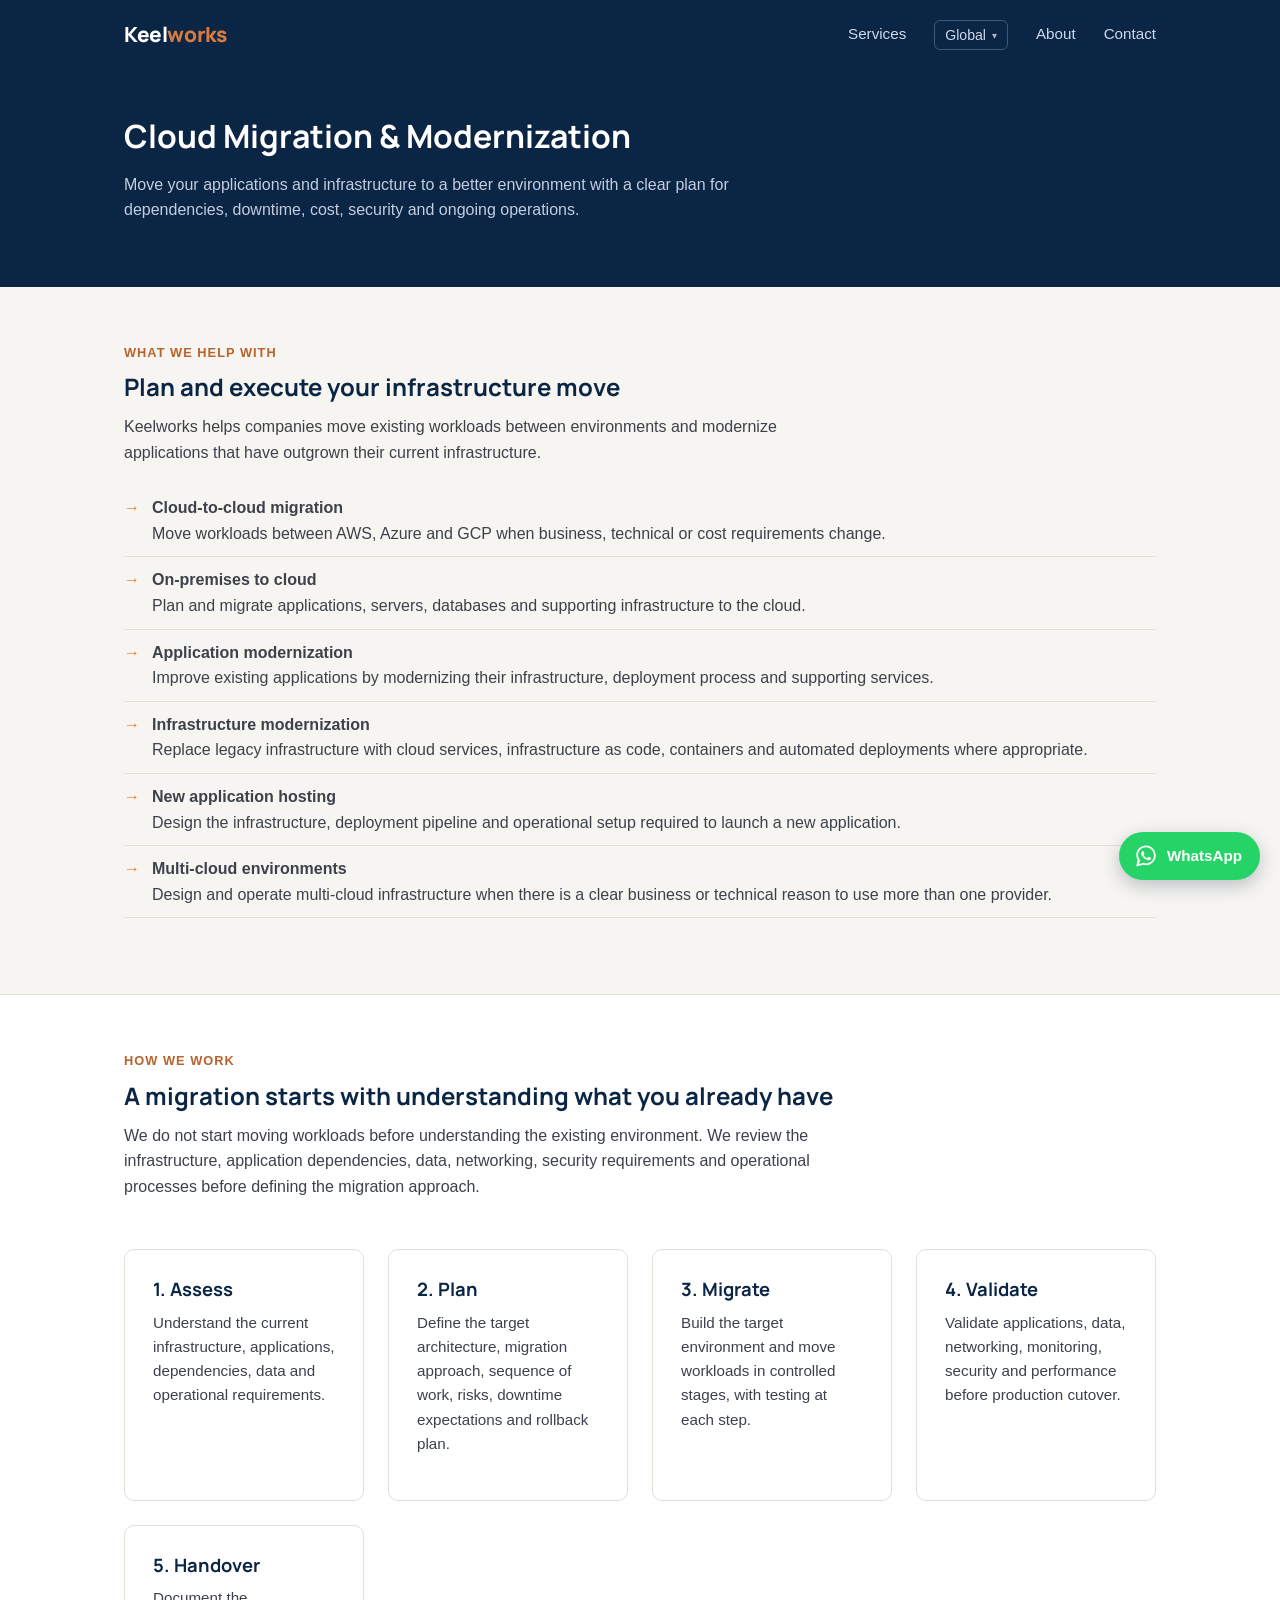
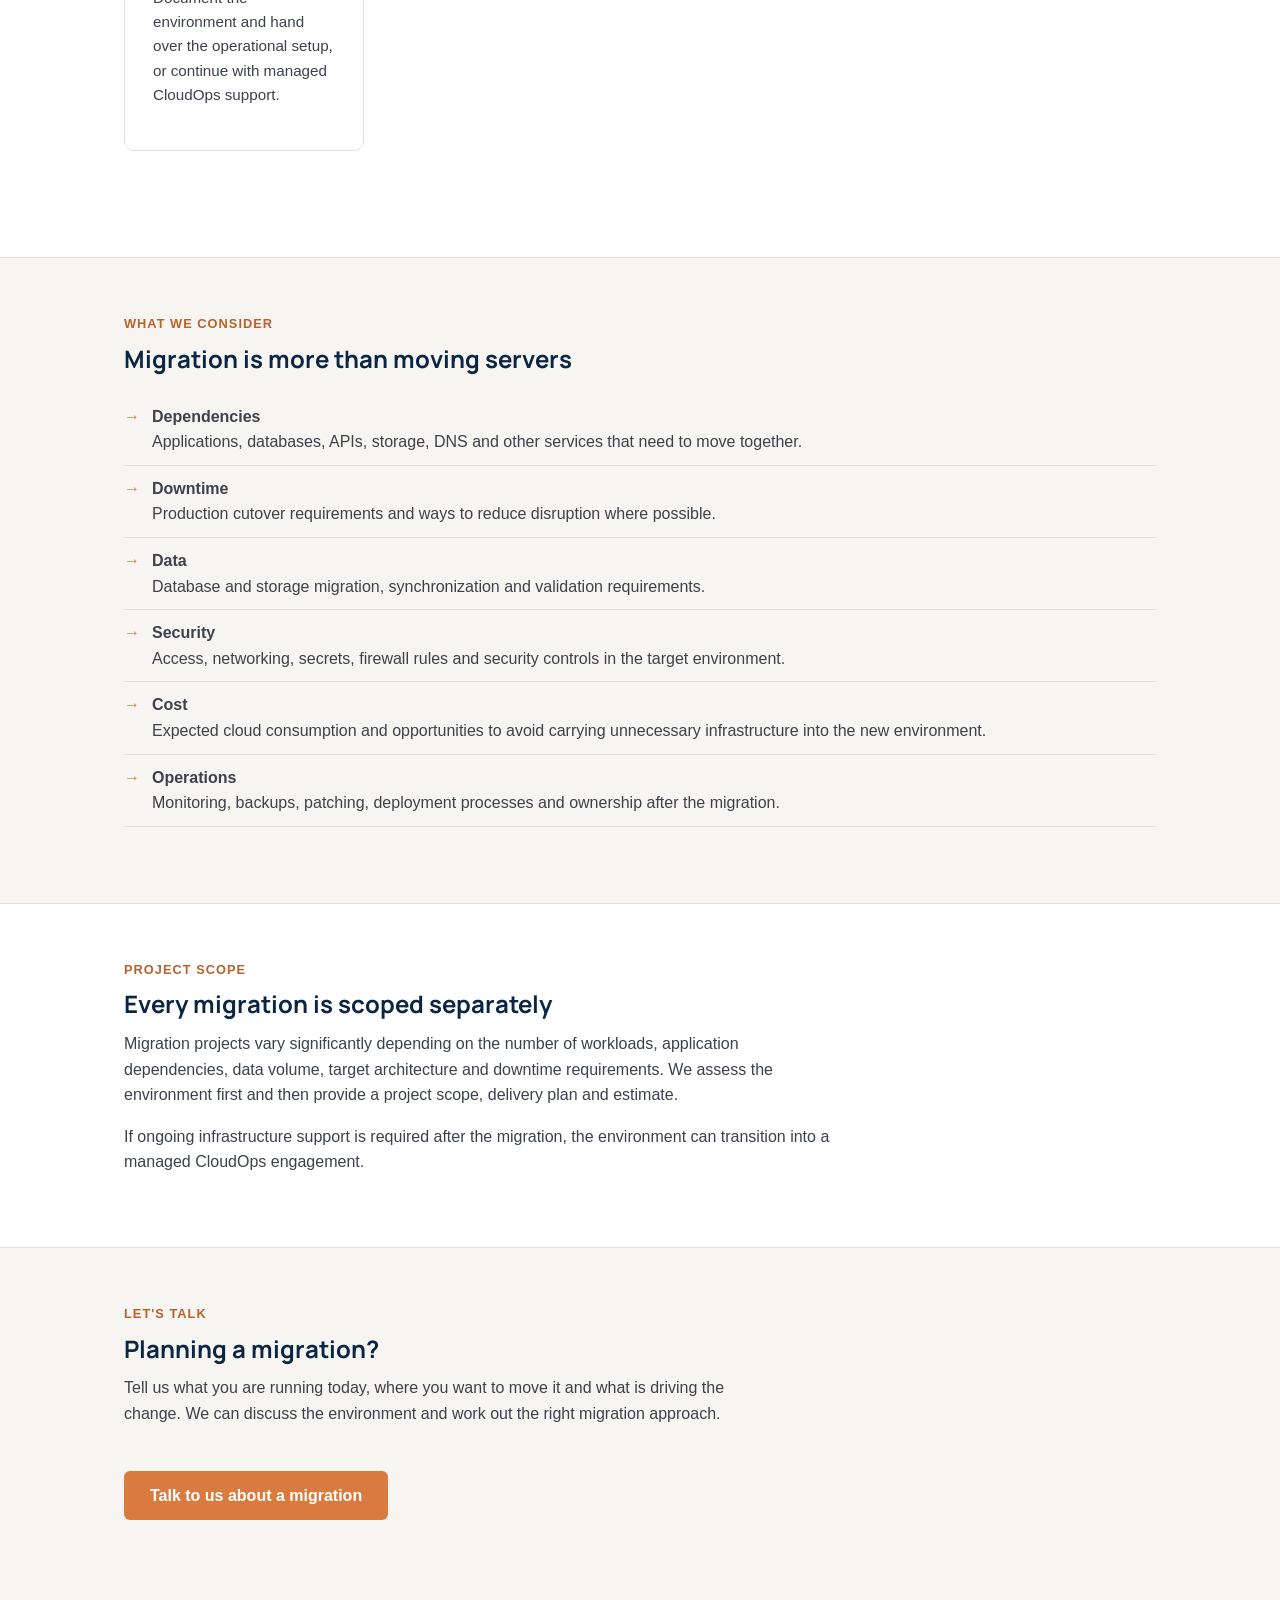
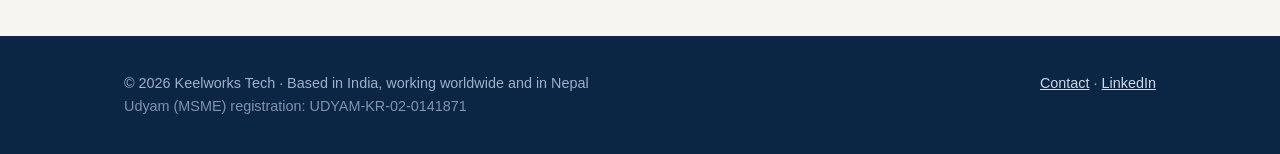
<file: services/migration/index.html>
<!doctype html>
<html lang="en">
<head>
<meta charset="utf-8">
<meta name="viewport" content="width=device-width, initial-scale=1">
<title>Cloud Migration &amp; Modernisation Services | Keelworks Tech</title>
<meta name="description" content="Cloud migration and application modernisation to AWS, Azure and GCP, with clear scope, tested rollback and controlled risk. From Keelworks Tech.">
<link rel="preconnect" href="https://fonts.googleapis.com">
<link rel="preconnect" href="https://fonts.gstatic.com" crossorigin>
<link href="https://fonts.googleapis.com/css2?family=Manrope:wght@700;800&display=swap" rel="stylesheet">
<link rel="canonical" href="https://keelworkstech.com/services/migration/">
<meta property="og:type" content="website">
<meta property="og:site_name" content="Keelworks Tech">
<meta property="og:title" content="Cloud Migration &amp; Modernisation Services | Keelworks Tech">
<meta property="og:description" content="Cloud migration and application modernisation to AWS, Azure and GCP, with clear scope, tested rollback and controlled risk. From Keelworks Tech.">
<meta property="og:url" content="https://keelworkstech.com/services/migration/">
<meta property="og:image" content="https://keelworkstech.com/assets/og-image.png">
<meta property="og:image:width" content="1200">
<meta property="og:image:height" content="630">
<meta property="og:image:alt" content="Keelworks Tech: Cloud, DevOps, SRE and Managed IT">
<meta name="twitter:card" content="summary_large_image">
<meta name="twitter:image" content="https://keelworkstech.com/assets/og-image.png">
<meta name="twitter:title" content="Cloud Migration &amp; Modernisation Services | Keelworks Tech">
<meta name="twitter:description" content="Cloud migration and application modernisation to AWS, Azure and GCP, with clear scope, tested rollback and controlled risk. From Keelworks Tech.">
<link rel="icon" href="/favicon.ico" sizes="any">
<link rel="icon" href="/favicon.svg" type="image/svg+xml">
<link rel="apple-touch-icon" href="/assets/apple-touch-icon.png">
<link rel="stylesheet" href="/assets/style.css?v=20261118-1">
</head>
<body>

<header class="site">
  <div class="wrap">
    <a class="logo" href="/">Keel<span>works</span></a>
    <nav>
      <a href="/services/">Services</a>
      <div class="region-switch">
        <button type="button" class="region-switch-toggle" aria-haspopup="true" aria-expanded="false">
          Global <span class="chev">&#9662;</span>
        </button>
        <ul class="region-switch-menu">
          <li><a href="/" class="is-current">Global</a></li>
          <li><a href="/nepal-digital-impact/">Nepal</a></li>
        </ul>
      </div>
      <a href="/about/">About</a>
      <a href="/contact/">Contact</a>
    </nav>
  </div>
</header>

<div class="page-head">
  <div class="wrap">
    <h1>Cloud Migration &amp; Modernization</h1>
    <p>Move your applications and infrastructure to a better environment with a clear plan for dependencies, downtime, cost, security and ongoing operations.</p>
  </div>
</div>

<section>
  <div class="wrap">
    <div class="eyebrow">What we help with</div>
    <h2>Plan and execute your infrastructure move</h2>
    <p style="max-width: 720px;">Keelworks helps companies move existing workloads between environments and modernize applications that have outgrown their current infrastructure.</p>

    <ul class="fit-list">
      <li>
        <strong>Cloud-to-cloud migration</strong><br>
        Move workloads between AWS, Azure and GCP when business, technical or cost requirements change.
      </li>
      <li>
        <strong>On-premises to cloud</strong><br>
        Plan and migrate applications, servers, databases and supporting infrastructure to the cloud.
      </li>
      <li>
        <strong>Application modernization</strong><br>
        Improve existing applications by modernizing their infrastructure, deployment process and supporting services.
      </li>
      <li>
        <strong>Infrastructure modernization</strong><br>
        Replace legacy infrastructure with cloud services, infrastructure as code, containers and automated deployments where appropriate.
      </li>
      <li>
        <strong>New application hosting</strong><br>
        Design the infrastructure, deployment pipeline and operational setup required to launch a new application.
      </li>
      <li>
        <strong>Multi-cloud environments</strong><br>
        Design and operate multi-cloud infrastructure when there is a clear business or technical reason to use more than one provider.
      </li>
    </ul>
  </div>
</section>

<section class="alt">
  <div class="wrap">
    <div class="eyebrow">How we work</div>
    <h2>A migration starts with understanding what you already have</h2>
    <p style="max-width: 720px;">We do not start moving workloads before understanding the existing environment. We review the infrastructure, application dependencies, data, networking, security requirements and operational processes before defining the migration approach.</p>

    <div class="services-grid">
      <div class="card">
        <h3>1. Assess</h3>
        <p>Understand the current infrastructure, applications, dependencies, data and operational requirements.</p>
      </div>
      <div class="card">
        <h3>2. Plan</h3>
        <p>Define the target architecture, migration approach, sequence of work, risks, downtime expectations and rollback plan.</p>
      </div>
      <div class="card">
        <h3>3. Migrate</h3>
        <p>Build the target environment and move workloads in controlled stages, with testing at each step.</p>
      </div>
      <div class="card">
        <h3>4. Validate</h3>
        <p>Validate applications, data, networking, monitoring, security and performance before production cutover.</p>
      </div>
      <div class="card">
        <h3>5. Handover</h3>
        <p>Document the environment and hand over the operational setup, or continue with managed CloudOps support.</p>
      </div>
    </div>
  </div>
</section>

<section>
  <div class="wrap">
    <div class="eyebrow">What we consider</div>
    <h2>Migration is more than moving servers</h2>

    <ul class="fit-list">
      <li>
        <strong>Dependencies</strong><br>
        Applications, databases, APIs, storage, DNS and other services that need to move together.
      </li>
      <li>
        <strong>Downtime</strong><br>
        Production cutover requirements and ways to reduce disruption where possible.
      </li>
      <li>
        <strong>Data</strong><br>
        Database and storage migration, synchronization and validation requirements.
      </li>
      <li>
        <strong>Security</strong><br>
        Access, networking, secrets, firewall rules and security controls in the target environment.
      </li>
      <li>
        <strong>Cost</strong><br>
        Expected cloud consumption and opportunities to avoid carrying unnecessary infrastructure into the new environment.
      </li>
      <li>
        <strong>Operations</strong><br>
        Monitoring, backups, patching, deployment processes and ownership after the migration.
      </li>
    </ul>
  </div>
</section>

<section class="alt">
  <div class="wrap">
    <div class="eyebrow">Project scope</div>
    <h2>Every migration is scoped separately</h2>
    <p style="max-width: 720px;">Migration projects vary significantly depending on the number of workloads, application dependencies, data volume, target architecture and downtime requirements. We assess the environment first and then provide a project scope, delivery plan and estimate.</p>

    <p style="max-width: 720px;">If ongoing infrastructure support is required after the migration, the environment can transition into a managed CloudOps engagement.</p>
  </div>
</section>

<section>
  <div class="wrap">
    <div class="eyebrow">Let's talk</div>
    <h2>Planning a migration?</h2>
    <p style="max-width: 650px;">Tell us what you are running today, where you want to move it and what is driving the change. We can discuss the environment and work out the right migration approach.</p>
    <a class="btn" href="/contact/">Talk to us about a migration</a>
  </div>
</section>

<footer class="site">
  <div class="wrap">
    <div>&copy; 2026 Keelworks Tech &middot; Based in India, working worldwide and in Nepal<br><span style="opacity:.8">Udyam (MSME) registration: UDYAM-KR-02-0141871</span></div>
    <div><a href="/contact/">Contact</a> &middot; <a href="https://www.linkedin.com/company/keelworkstech/" target="_blank" rel="noopener">LinkedIn</a></div>
  </div>
</footer>

<script src="/assets/region-switch.js?v=20261118-1" defer></script>
<script src="/assets/region-banner.js?v=20261118-1" defer></script>
<script src="/assets/whatsapp.js?v=20261118-1" defer></script>
<!-- Cloudflare Web Analytics (cookie free visit counts) -->
<script type="module" src="https://static.cloudflareinsights.com/beacon.min.js" data-cf-beacon='{"token": "5956af33fd834d428f74a5e9c1abe816"}'></script>
</body>
</html>
</file>
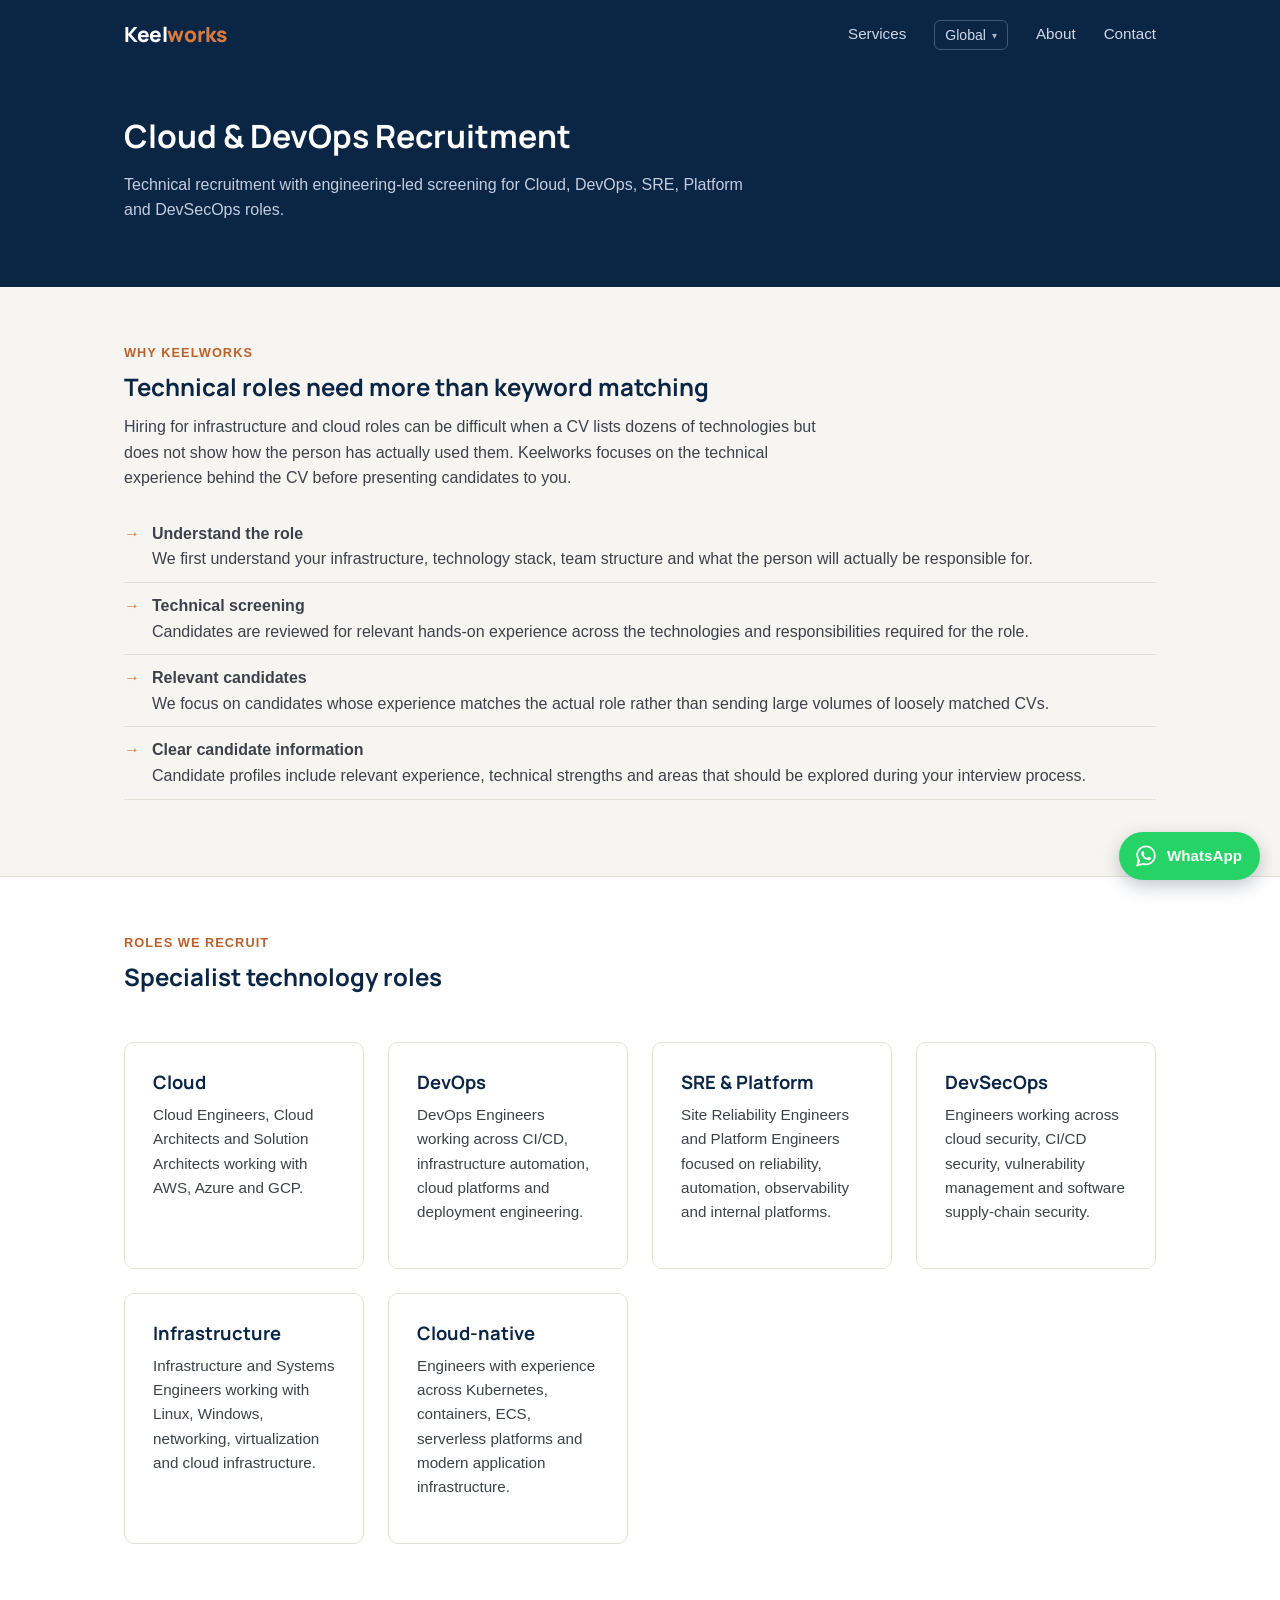
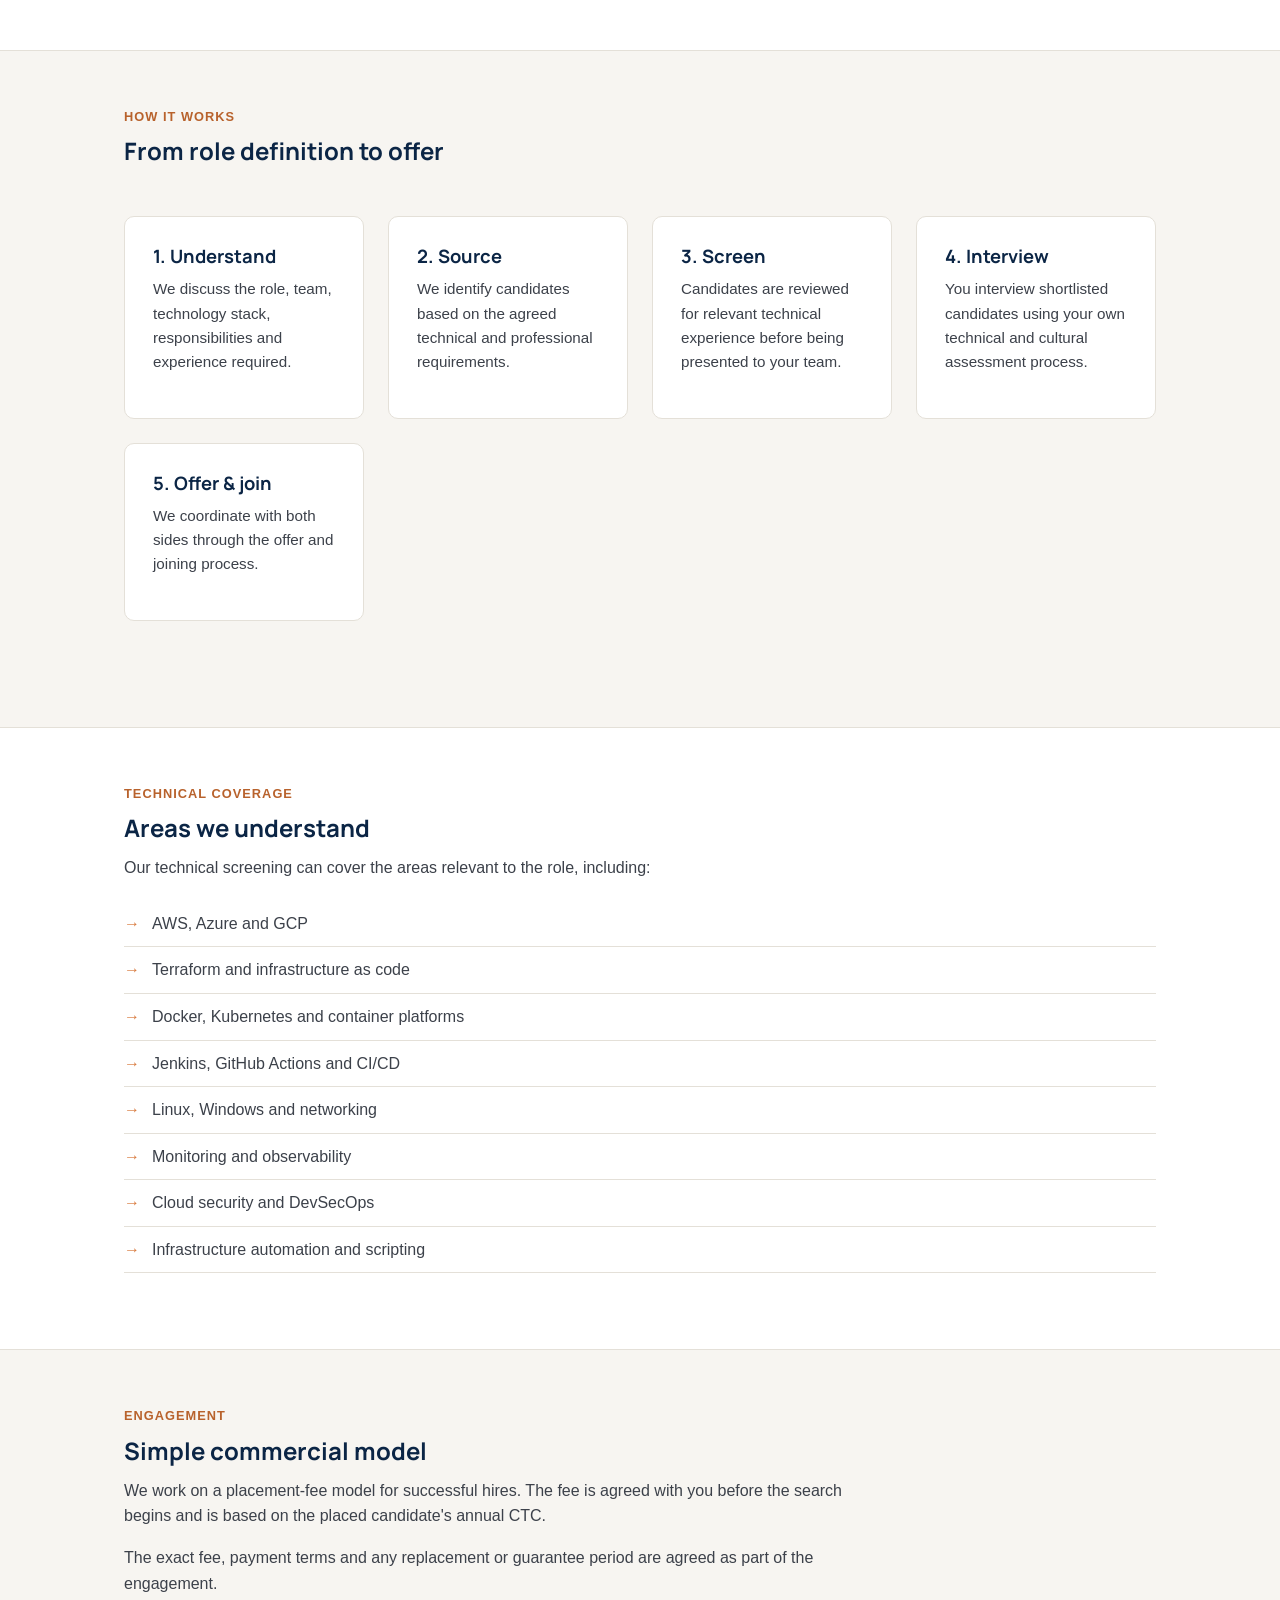
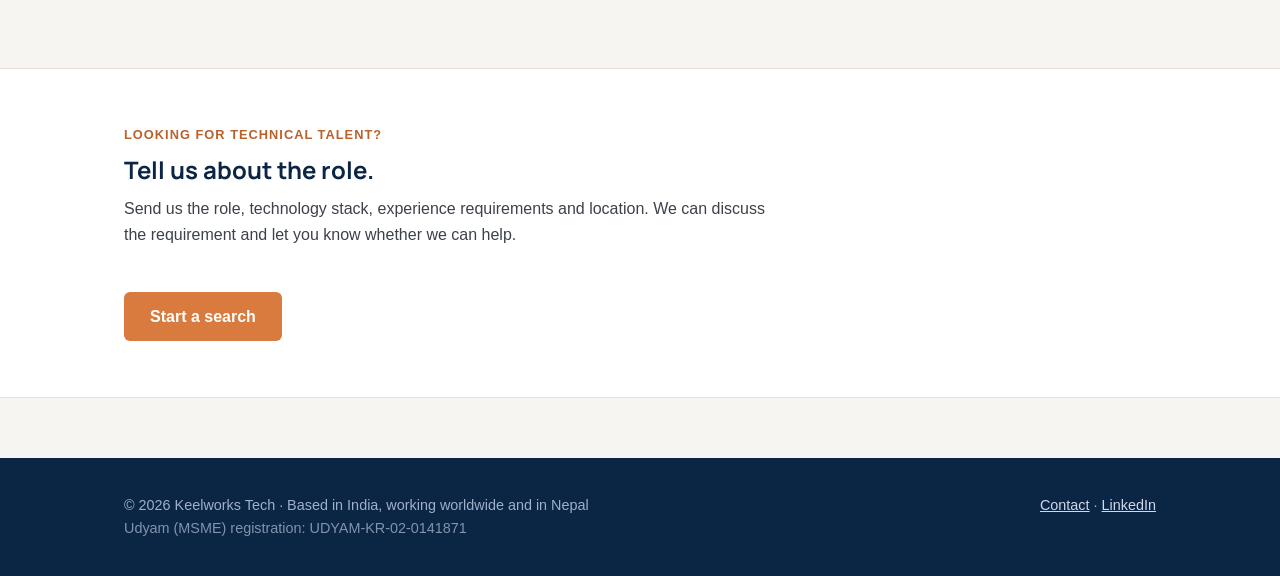
<file: services/recruitment/index.html>
<!doctype html>
<html lang="en">
<head>
<meta charset="utf-8">
<meta name="viewport" content="width=device-width, initial-scale=1">
<title>Cloud, DevOps &amp; SRE Recruitment | Keelworks Tech</title>
<meta name="description" content="Technical recruitment for Cloud, DevOps, SRE, Platform Engineering and DevSecOps roles, with engineering led technical screening by practising engineers.">
<link rel="preconnect" href="https://fonts.googleapis.com">
<link rel="preconnect" href="https://fonts.gstatic.com" crossorigin>
<link href="https://fonts.googleapis.com/css2?family=Manrope:wght@700;800&display=swap" rel="stylesheet">
<link rel="canonical" href="https://keelworkstech.com/services/recruitment/">
<meta property="og:type" content="website">
<meta property="og:site_name" content="Keelworks Tech">
<meta property="og:title" content="Cloud, DevOps &amp; SRE Recruitment | Keelworks Tech">
<meta property="og:description" content="Technical recruitment for Cloud, DevOps, SRE, Platform Engineering and DevSecOps roles, with engineering led technical screening by practising engineers.">
<meta property="og:url" content="https://keelworkstech.com/services/recruitment/">
<meta property="og:image" content="https://keelworkstech.com/assets/og-image.png">
<meta property="og:image:width" content="1200">
<meta property="og:image:height" content="630">
<meta property="og:image:alt" content="Keelworks Tech: Cloud, DevOps, SRE and Managed IT">
<meta name="twitter:card" content="summary_large_image">
<meta name="twitter:image" content="https://keelworkstech.com/assets/og-image.png">
<meta name="twitter:title" content="Cloud, DevOps &amp; SRE Recruitment | Keelworks Tech">
<meta name="twitter:description" content="Technical recruitment for Cloud, DevOps, SRE, Platform Engineering and DevSecOps roles, with engineering led technical screening by practising engineers.">
<link rel="icon" href="/favicon.ico" sizes="any">
<link rel="icon" href="/favicon.svg" type="image/svg+xml">
<link rel="apple-touch-icon" href="/assets/apple-touch-icon.png">
<link rel="stylesheet" href="/assets/style.css?v=20261118-1">
</head>
<body>

<header class="site">
  <div class="wrap">
    <a class="logo" href="/">Keel<span>works</span></a>
    <nav>
      <a href="/services/">Services</a>
      <div class="region-switch">
        <button type="button" class="region-switch-toggle" aria-haspopup="true" aria-expanded="false">
          Global <span class="chev">&#9662;</span>
        </button>
        <ul class="region-switch-menu">
          <li><a href="/" class="is-current">Global</a></li>
          <li><a href="/nepal-digital-impact/">Nepal</a></li>
        </ul>
      </div>
      <a href="/about/">About</a>
      <a href="/contact/">Contact</a>
    </nav>
  </div>
</header>

<div class="page-head">
  <div class="wrap">
    <h1>Cloud &amp; DevOps Recruitment</h1>
    <p>Technical recruitment with engineering-led screening for Cloud, DevOps, SRE, Platform and DevSecOps roles.</p>
  </div>
</div>

<section>
  <div class="wrap">
    <div class="eyebrow">Why Keelworks</div>
    <h2>Technical roles need more than keyword matching</h2>
    <p style="max-width: 720px;">Hiring for infrastructure and cloud roles can be difficult when a CV lists dozens of technologies but does not show how the person has actually used them. Keelworks focuses on the technical experience behind the CV before presenting candidates to you.</p>

    <ul class="fit-list">
      <li>
        <strong>Understand the role</strong><br>
        We first understand your infrastructure, technology stack, team structure and what the person will actually be responsible for.
      </li>
      <li>
        <strong>Technical screening</strong><br>
        Candidates are reviewed for relevant hands-on experience across the technologies and responsibilities required for the role.
      </li>
      <li>
        <strong>Relevant candidates</strong><br>
        We focus on candidates whose experience matches the actual role rather than sending large volumes of loosely matched CVs.
      </li>
      <li>
        <strong>Clear candidate information</strong><br>
        Candidate profiles include relevant experience, technical strengths and areas that should be explored during your interview process.
      </li>
    </ul>
  </div>
</section>

<section class="alt">
  <div class="wrap">
    <div class="eyebrow">Roles we recruit</div>
    <h2>Specialist technology roles</h2>
    <div class="services-grid">
      <div class="card">
        <h3>Cloud</h3>
        <p>Cloud Engineers, Cloud Architects and Solution Architects working with AWS, Azure and GCP.</p>
      </div>
      <div class="card">
        <h3>DevOps</h3>
        <p>DevOps Engineers working across CI/CD, infrastructure automation, cloud platforms and deployment engineering.</p>
      </div>
      <div class="card">
        <h3>SRE &amp; Platform</h3>
        <p>Site Reliability Engineers and Platform Engineers focused on reliability, automation, observability and internal platforms.</p>
      </div>
      <div class="card">
        <h3>DevSecOps</h3>
        <p>Engineers working across cloud security, CI/CD security, vulnerability management and software supply-chain security.</p>
      </div>
      <div class="card">
        <h3>Infrastructure</h3>
        <p>Infrastructure and Systems Engineers working with Linux, Windows, networking, virtualization and cloud infrastructure.</p>
      </div>
      <div class="card">
        <h3>Cloud-native</h3>
        <p>Engineers with experience across Kubernetes, containers, ECS, serverless platforms and modern application infrastructure.</p>
      </div>
    </div>
  </div>
</section>

<section>
  <div class="wrap">
    <div class="eyebrow">How it works</div>
    <h2>From role definition to offer</h2>

    <div class="services-grid">
      <div class="card">
        <h3>1. Understand</h3>
        <p>We discuss the role, team, technology stack, responsibilities and experience required.</p>
      </div>
      <div class="card">
        <h3>2. Source</h3>
        <p>We identify candidates based on the agreed technical and professional requirements.</p>
      </div>
      <div class="card">
        <h3>3. Screen</h3>
        <p>Candidates are reviewed for relevant technical experience before being presented to your team.</p>
      </div>
      <div class="card">
        <h3>4. Interview</h3>
        <p>You interview shortlisted candidates using your own technical and cultural assessment process.</p>
      </div>
      <div class="card">
        <h3>5. Offer &amp; join</h3>
        <p>We coordinate with both sides through the offer and joining process.</p>
      </div>
    </div>
  </div>
</section>

<section class="alt">
  <div class="wrap">
    <div class="eyebrow">Technical coverage</div>
    <h2>Areas we understand</h2>
    <p style="max-width: 720px;">Our technical screening can cover the areas relevant to the role, including:</p>

    <ul class="fit-list">
      <li>AWS, Azure and GCP</li>
      <li>Terraform and infrastructure as code</li>
      <li>Docker, Kubernetes and container platforms</li>
      <li>Jenkins, GitHub Actions and CI/CD</li>
      <li>Linux, Windows and networking</li>
      <li>Monitoring and observability</li>
      <li>Cloud security and DevSecOps</li>
      <li>Infrastructure automation and scripting</li>
    </ul>
  </div>
</section>

<section>
  <div class="wrap">
    <div class="eyebrow">Engagement</div>
    <h2>Simple commercial model</h2>
    <p style="max-width: 720px;">We work on a placement-fee model for successful hires. The fee is agreed with you before the search begins and is based on the placed candidate's annual CTC.</p>
    <p style="max-width: 720px;">The exact fee, payment terms and any replacement or guarantee period are agreed as part of the engagement.</p>
  </div>
</section>

<section class="alt">
  <div class="wrap">
    <div class="eyebrow">Looking for technical talent?</div>
    <h2>Tell us about the role.</h2>
    <p style="max-width: 650px;">Send us the role, technology stack, experience requirements and location. We can discuss the requirement and let you know whether we can help.</p>
    <a class="btn" href="/contact/">Start a search</a>
  </div>
</section>

<footer class="site">
  <div class="wrap">
    <div>&copy; 2026 Keelworks Tech &middot; Based in India, working worldwide and in Nepal<br><span style="opacity:.8">Udyam (MSME) registration: UDYAM-KR-02-0141871</span></div>
    <div><a href="/contact/">Contact</a> &middot; <a href="https://www.linkedin.com/company/keelworkstech/" target="_blank" rel="noopener">LinkedIn</a></div>
  </div>
</footer>

<script src="/assets/region-switch.js?v=20261118-1" defer></script>
<script src="/assets/region-banner.js?v=20261118-1" defer></script>
<script src="/assets/whatsapp.js?v=20261118-1" defer></script>
<!-- Cloudflare Web Analytics (cookie free visit counts) -->
<script type="module" src="https://static.cloudflareinsights.com/beacon.min.js" data-cf-beacon='{"token": "5956af33fd834d428f74a5e9c1abe816"}'></script>
</body>
</html>
</file>
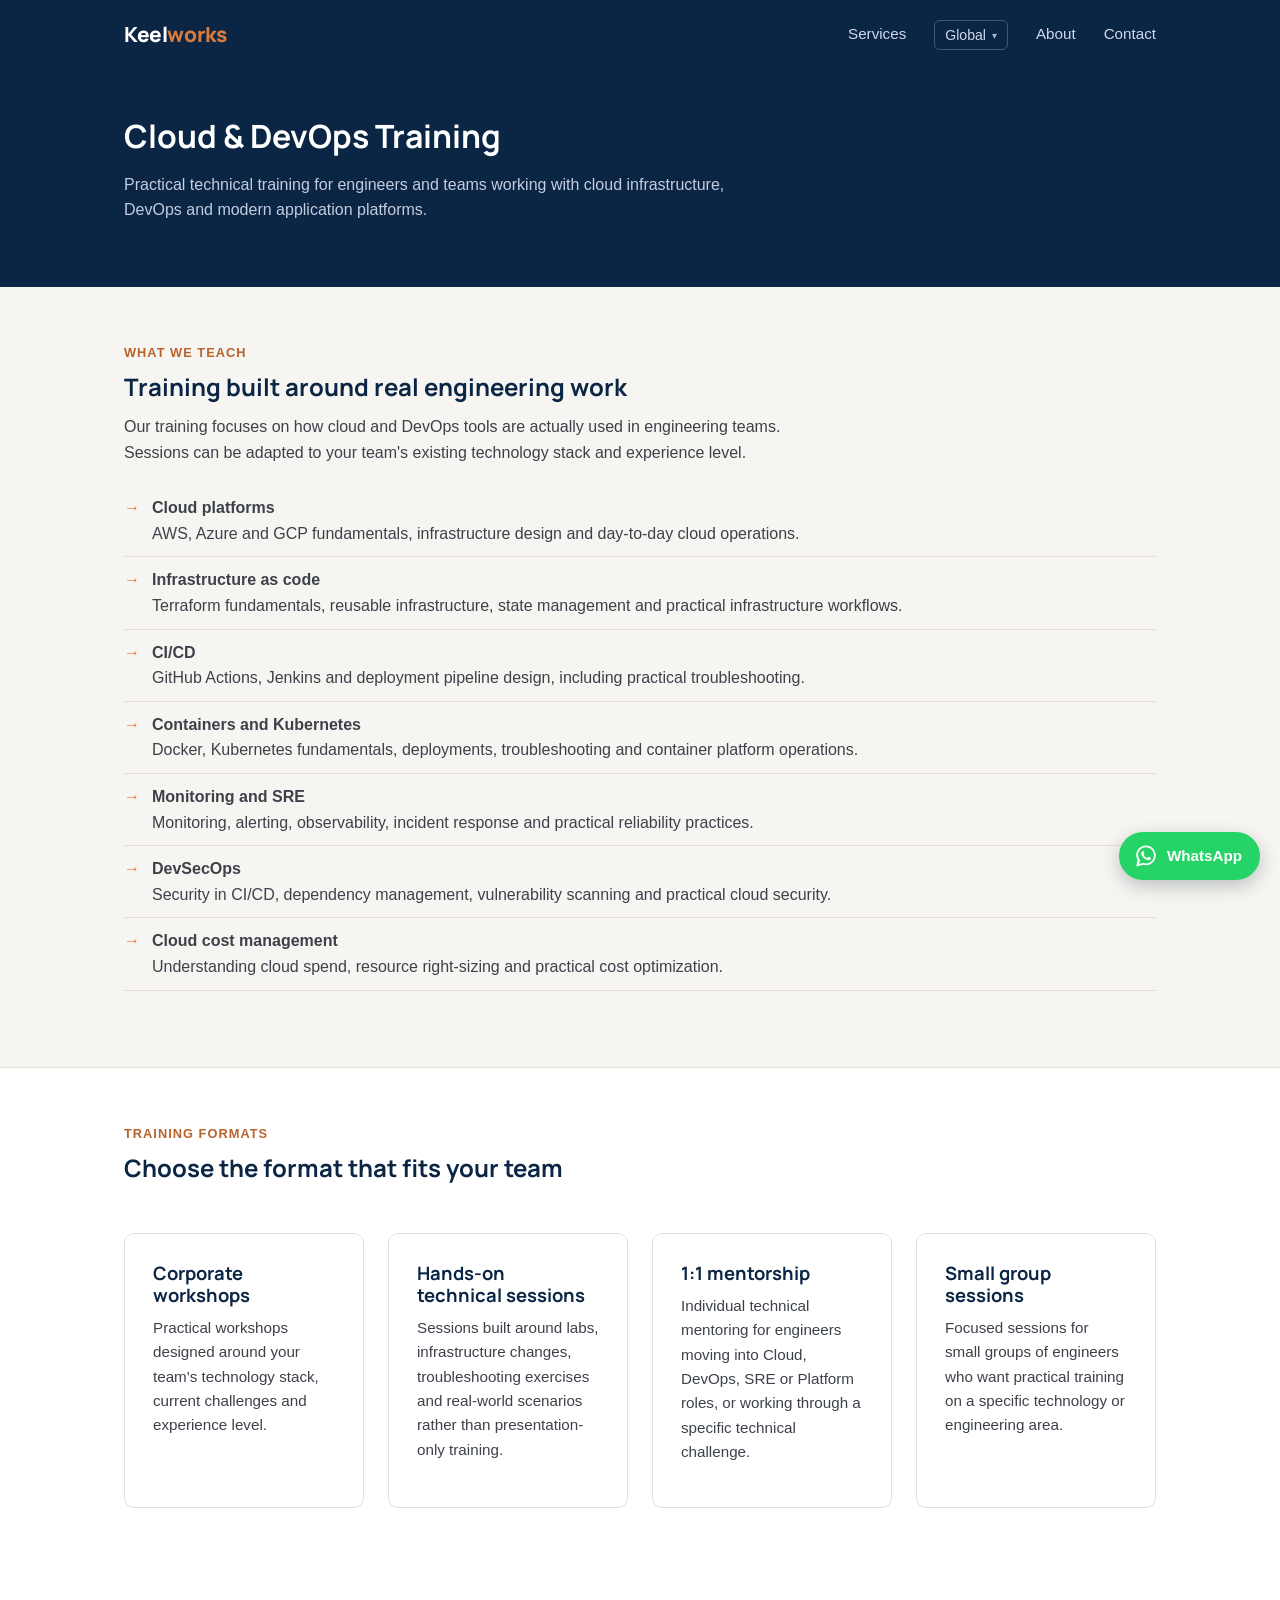
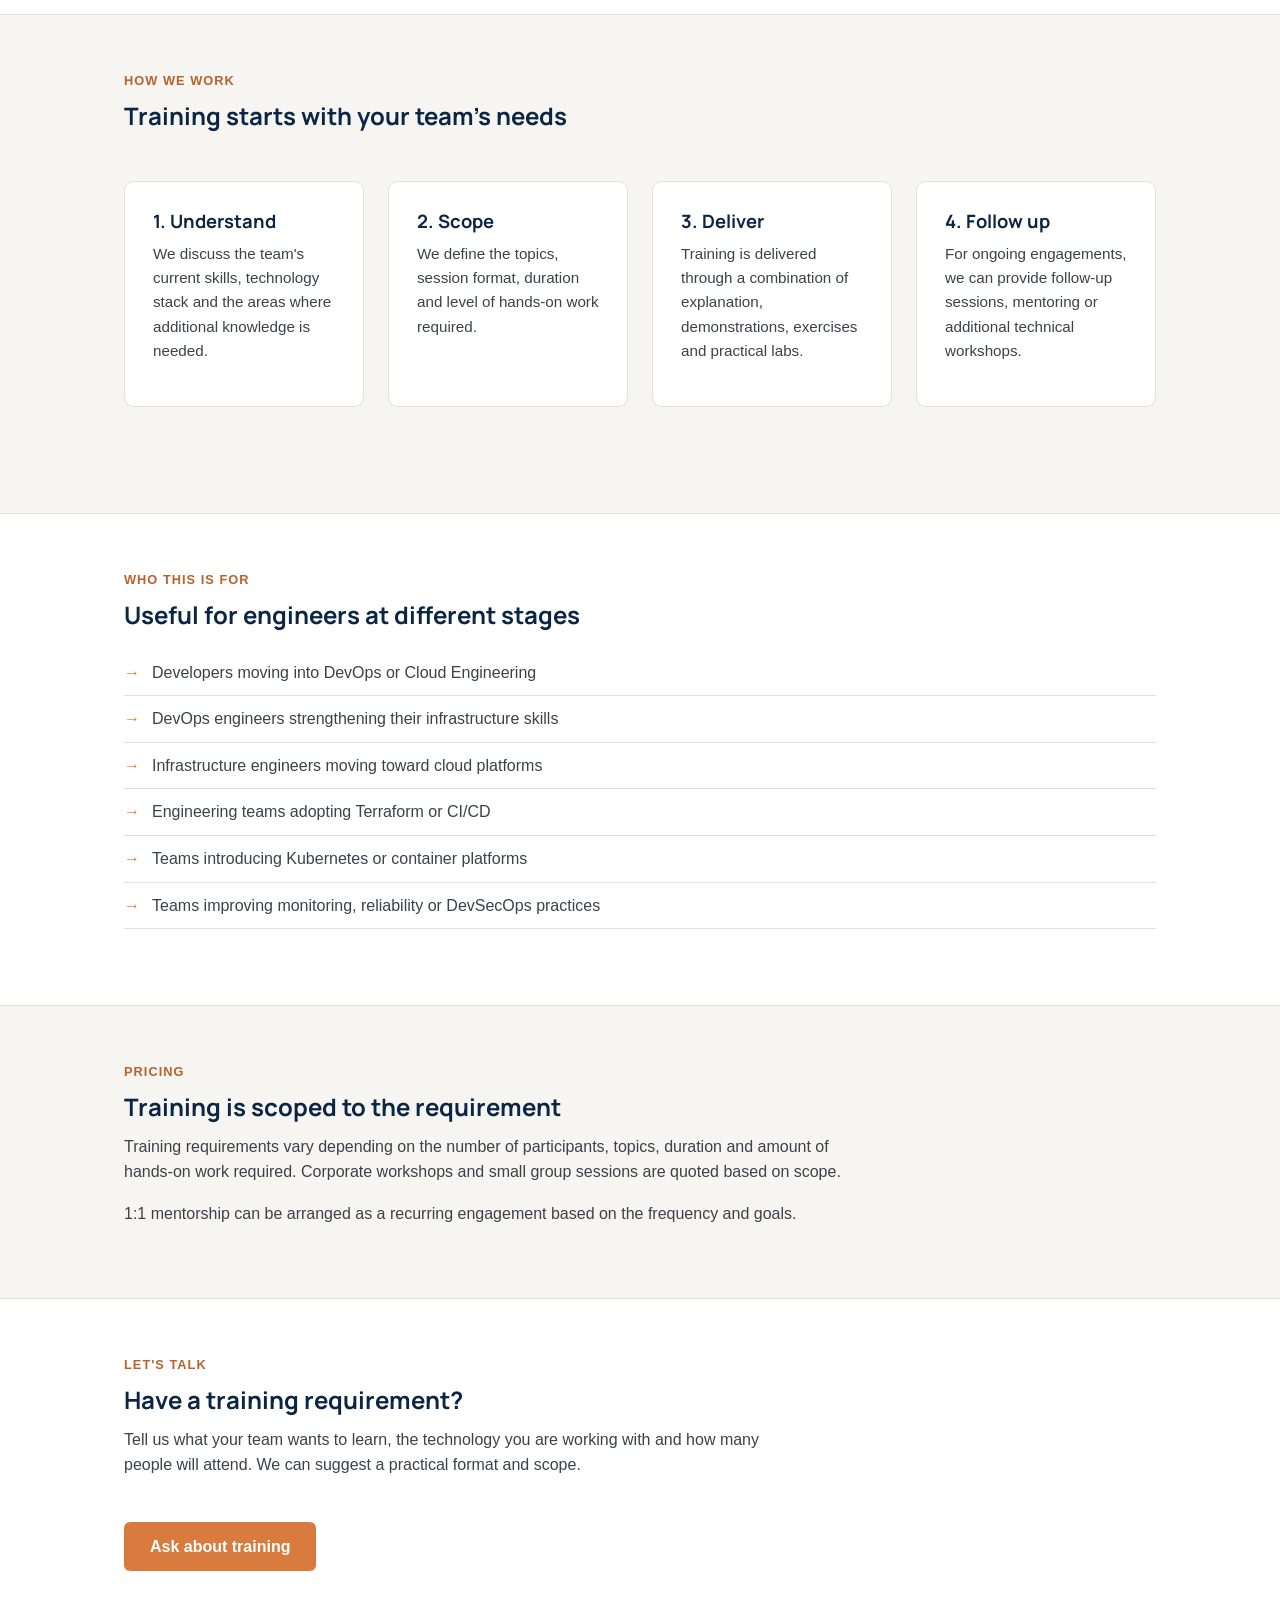
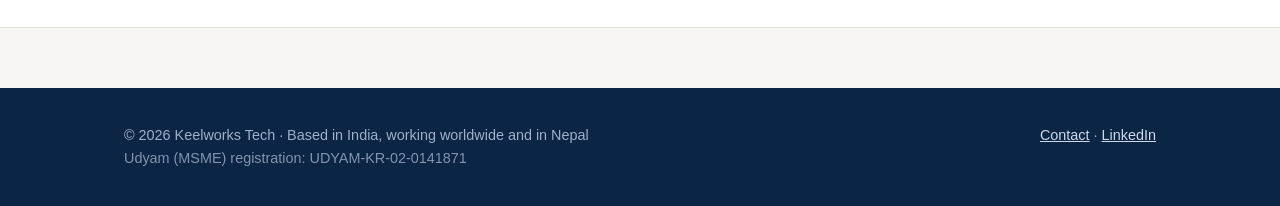
<file: services/training/index.html>
<!doctype html>
<html lang="en">
<head>
<meta charset="utf-8">
<meta name="viewport" content="width=device-width, initial-scale=1">
<title>Cloud &amp; DevOps Training: Terraform, Kubernetes | Keelworks Tech</title>
<meta name="description" content="Practical Cloud and DevOps training for teams and students: AWS, Azure, GCP, Terraform, Kubernetes, CI/CD, SRE and DevSecOps workshops, in India, Nepal and online.">
<link rel="preconnect" href="https://fonts.googleapis.com">
<link rel="preconnect" href="https://fonts.gstatic.com" crossorigin>
<link href="https://fonts.googleapis.com/css2?family=Manrope:wght@700;800&display=swap" rel="stylesheet">
<link rel="canonical" href="https://keelworkstech.com/services/training/">
<meta property="og:type" content="website">
<meta property="og:site_name" content="Keelworks Tech">
<meta property="og:title" content="Cloud &amp; DevOps Training: Terraform, Kubernetes | Keelworks Tech">
<meta property="og:description" content="Practical Cloud and DevOps training for teams and students: AWS, Azure, GCP, Terraform, Kubernetes, CI/CD, SRE and DevSecOps workshops, in India, Nepal and online.">
<meta property="og:url" content="https://keelworkstech.com/services/training/">
<meta property="og:image" content="https://keelworkstech.com/assets/og-image.png">
<meta property="og:image:width" content="1200">
<meta property="og:image:height" content="630">
<meta property="og:image:alt" content="Keelworks Tech: Cloud, DevOps, SRE and Managed IT">
<meta name="twitter:card" content="summary_large_image">
<meta name="twitter:image" content="https://keelworkstech.com/assets/og-image.png">
<meta name="twitter:title" content="Cloud &amp; DevOps Training: Terraform, Kubernetes | Keelworks Tech">
<meta name="twitter:description" content="Practical Cloud and DevOps training for teams and students: AWS, Azure, GCP, Terraform, Kubernetes, CI/CD, SRE and DevSecOps workshops, in India, Nepal and online.">
<link rel="icon" href="/favicon.ico" sizes="any">
<link rel="icon" href="/favicon.svg" type="image/svg+xml">
<link rel="apple-touch-icon" href="/assets/apple-touch-icon.png">
<link rel="stylesheet" href="/assets/style.css?v=20261118-1">
</head>
<body>

<header class="site">
  <div class="wrap">
    <a class="logo" href="/">Keel<span>works</span></a>
    <nav>
      <a href="/services/">Services</a>
      <div class="region-switch">
        <button type="button" class="region-switch-toggle" aria-haspopup="true" aria-expanded="false">
          Global <span class="chev">&#9662;</span>
        </button>
        <ul class="region-switch-menu">
          <li><a href="/" class="is-current">Global</a></li>
          <li><a href="/nepal-digital-impact/">Nepal</a></li>
        </ul>
      </div>
      <a href="/about/">About</a>
      <a href="/contact/">Contact</a>
    </nav>
  </div>
</header>

<div class="page-head">
  <div class="wrap">
    <h1>Cloud &amp; DevOps Training</h1>
    <p>Practical technical training for engineers and teams working with cloud infrastructure, DevOps and modern application platforms.</p>
  </div>
</div>

<section>
  <div class="wrap">
    <div class="eyebrow">What we teach</div>
    <h2>Training built around real engineering work</h2>
    <p style="max-width: 720px;">Our training focuses on how cloud and DevOps tools are actually used in engineering teams. Sessions can be adapted to your team's existing technology stack and experience level.</p>

    <ul class="fit-list">
      <li>
        <strong>Cloud platforms</strong><br>
        AWS, Azure and GCP fundamentals, infrastructure design and day-to-day cloud operations.
      </li>
      <li>
        <strong>Infrastructure as code</strong><br>
        Terraform fundamentals, reusable infrastructure, state management and practical infrastructure workflows.
      </li>
      <li>
        <strong>CI/CD</strong><br>
        GitHub Actions, Jenkins and deployment pipeline design, including practical troubleshooting.
      </li>
      <li>
        <strong>Containers and Kubernetes</strong><br>
        Docker, Kubernetes fundamentals, deployments, troubleshooting and container platform operations.
      </li>
      <li>
        <strong>Monitoring and SRE</strong><br>
        Monitoring, alerting, observability, incident response and practical reliability practices.
      </li>
      <li>
        <strong>DevSecOps</strong><br>
        Security in CI/CD, dependency management, vulnerability scanning and practical cloud security.
      </li>
      <li>
        <strong>Cloud cost management</strong><br>
        Understanding cloud spend, resource right-sizing and practical cost optimization.
      </li>
    </ul>
  </div>
</section>

<section class="alt">
  <div class="wrap">
    <div class="eyebrow">Training formats</div>
    <h2>Choose the format that fits your team</h2>

    <div class="services-grid">
      <div class="card">
        <h3>Corporate workshops</h3>
        <p>Practical workshops designed around your team's technology stack, current challenges and experience level.</p>
      </div>
      <div class="card">
        <h3>Hands-on technical sessions</h3>
        <p>Sessions built around labs, infrastructure changes, troubleshooting exercises and real-world scenarios rather than presentation-only training.</p>
      </div>
      <div class="card">
        <h3>1:1 mentorship</h3>
        <p>Individual technical mentoring for engineers moving into Cloud, DevOps, SRE or Platform roles, or working through a specific technical challenge.</p>
      </div>
      <div class="card">
        <h3>Small group sessions</h3>
        <p>Focused sessions for small groups of engineers who want practical training on a specific technology or engineering area.</p>
      </div>
    </div>
  </div>
</section>

<section>
  <div class="wrap">
    <div class="eyebrow">How we work</div>
    <h2>Training starts with your team's needs</h2>

    <div class="services-grid">
      <div class="card">
        <h3>1. Understand</h3>
        <p>We discuss the team's current skills, technology stack and the areas where additional knowledge is needed.</p>
      </div>
      <div class="card">
        <h3>2. Scope</h3>
        <p>We define the topics, session format, duration and level of hands-on work required.</p>
      </div>
      <div class="card">
        <h3>3. Deliver</h3>
        <p>Training is delivered through a combination of explanation, demonstrations, exercises and practical labs.</p>
      </div>
      <div class="card">
        <h3>4. Follow up</h3>
        <p>For ongoing engagements, we can provide follow-up sessions, mentoring or additional technical workshops.</p>
      </div>
    </div>
  </div>
</section>

<section class="alt">
  <div class="wrap">
    <div class="eyebrow">Who this is for</div>
    <h2>Useful for engineers at different stages</h2>

    <ul class="fit-list">
      <li>Developers moving into DevOps or Cloud Engineering</li>
      <li>DevOps engineers strengthening their infrastructure skills</li>
      <li>Infrastructure engineers moving toward cloud platforms</li>
      <li>Engineering teams adopting Terraform or CI/CD</li>
      <li>Teams introducing Kubernetes or container platforms</li>
      <li>Teams improving monitoring, reliability or DevSecOps practices</li>
    </ul>
  </div>
</section>

<section>
  <div class="wrap">
    <div class="eyebrow">Pricing</div>
    <h2>Training is scoped to the requirement</h2>
    <p style="max-width: 720px;">Training requirements vary depending on the number of participants, topics, duration and amount of hands-on work required. Corporate workshops and small group sessions are quoted based on scope.</p>
    <p style="max-width: 720px;">1:1 mentorship can be arranged as a recurring engagement based on the frequency and goals.</p>
  </div>
</section>

<section class="alt">
  <div class="wrap">
    <div class="eyebrow">Let's talk</div>
    <h2>Have a training requirement?</h2>
    <p style="max-width: 650px;">Tell us what your team wants to learn, the technology you are working with and how many people will attend. We can suggest a practical format and scope.</p>
    <a class="btn" href="/contact/">Ask about training</a>
  </div>
</section>

<footer class="site">
  <div class="wrap">
    <div>&copy; 2026 Keelworks Tech &middot; Based in India, working worldwide and in Nepal<br><span style="opacity:.8">Udyam (MSME) registration: UDYAM-KR-02-0141871</span></div>
    <div><a href="/contact/">Contact</a> &middot; <a href="https://www.linkedin.com/company/keelworkstech/" target="_blank" rel="noopener">LinkedIn</a></div>
  </div>
</footer>

<script src="/assets/region-switch.js?v=20261118-1" defer></script>
<script src="/assets/region-banner.js?v=20261118-1" defer></script>
<script src="/assets/whatsapp.js?v=20261118-1" defer></script>
<!-- Cloudflare Web Analytics (cookie free visit counts) -->
<script type="module" src="https://static.cloudflareinsights.com/beacon.min.js" data-cf-beacon='{"token": "5956af33fd834d428f74a5e9c1abe816"}'></script>
</body>
</html>
</file>
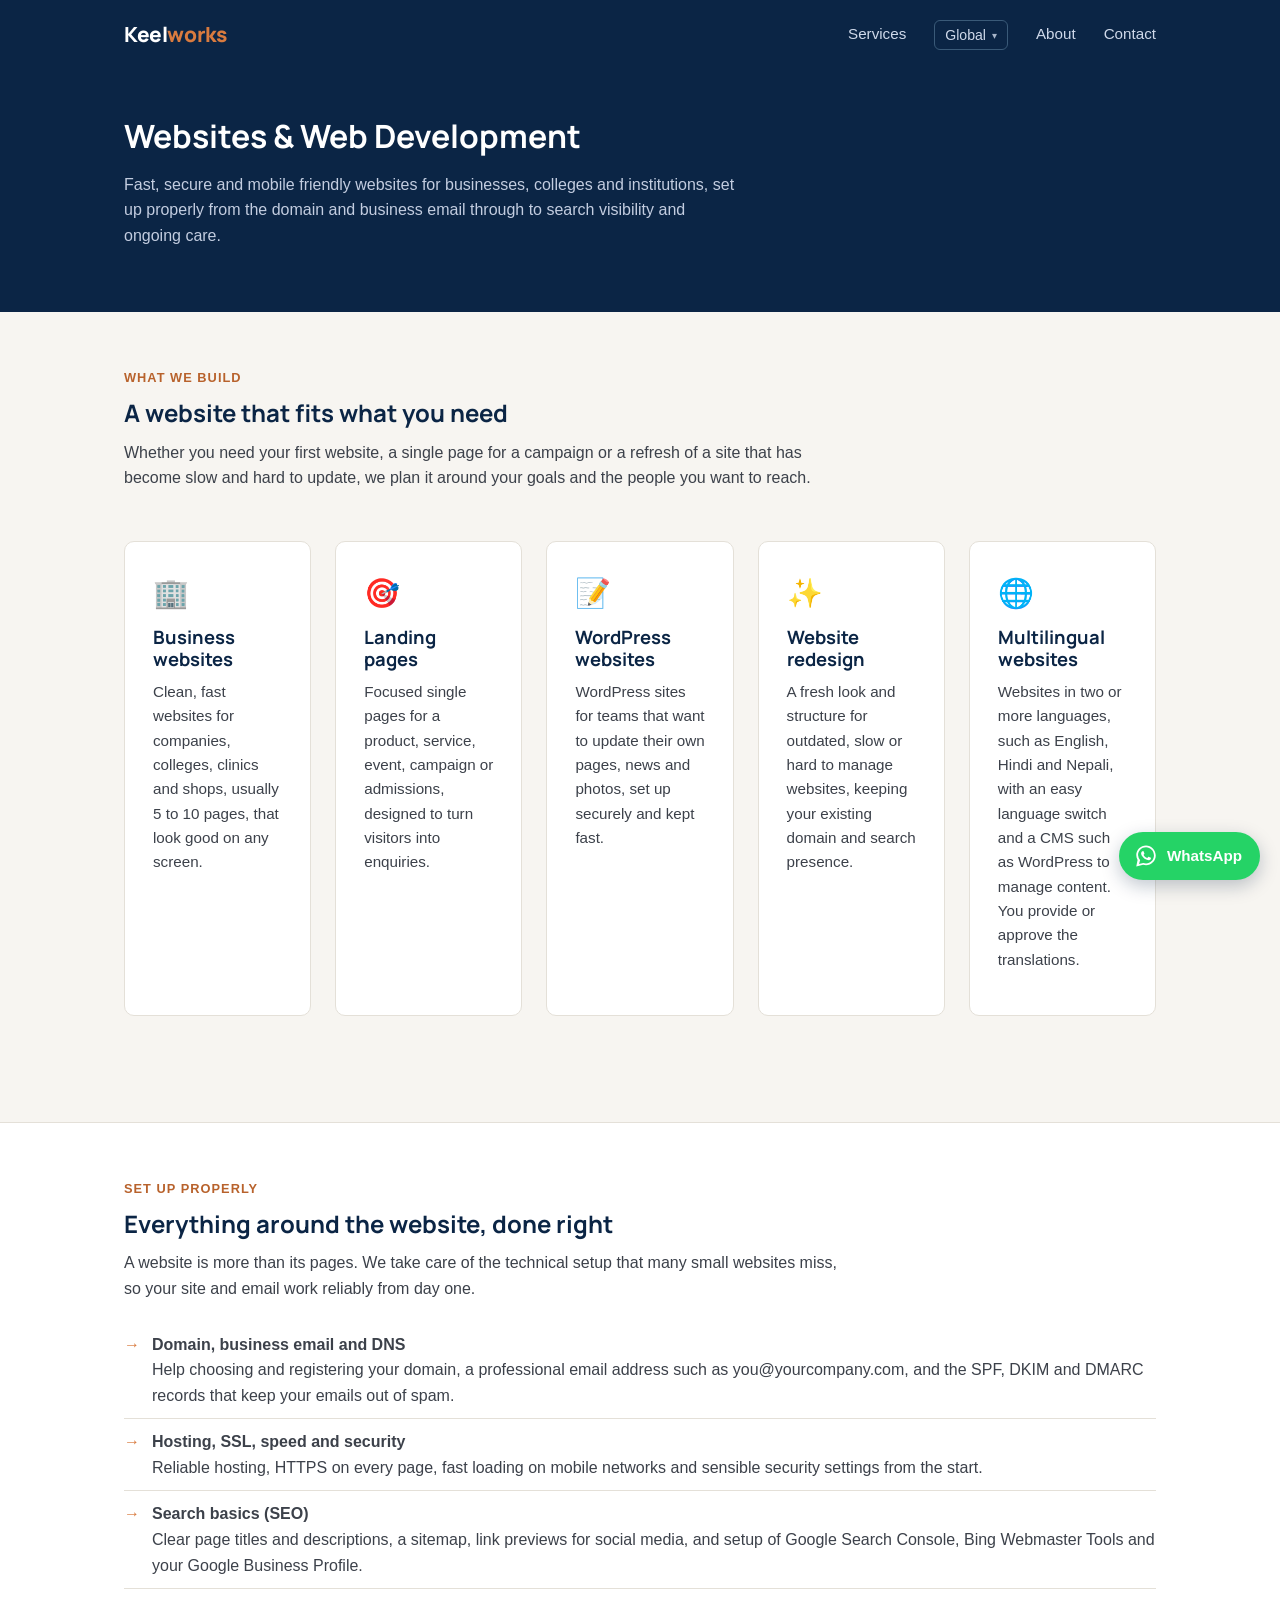
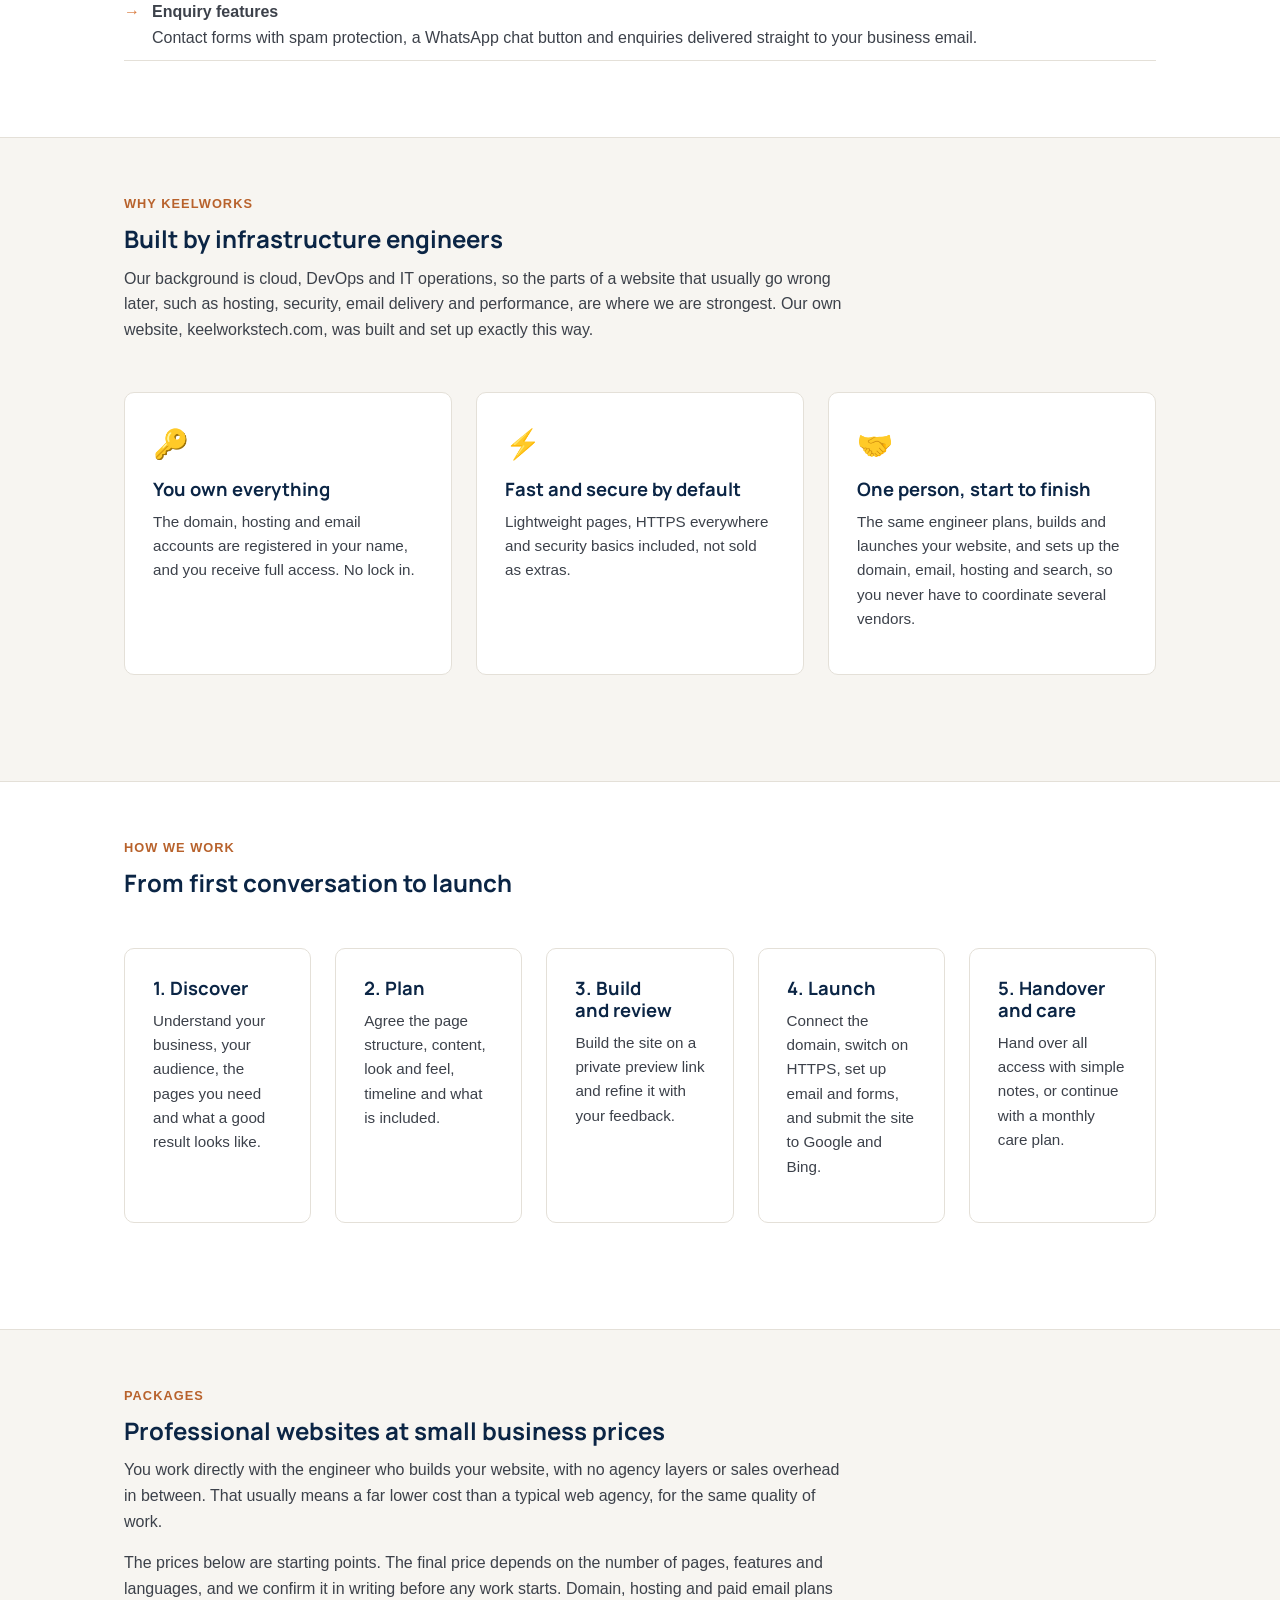
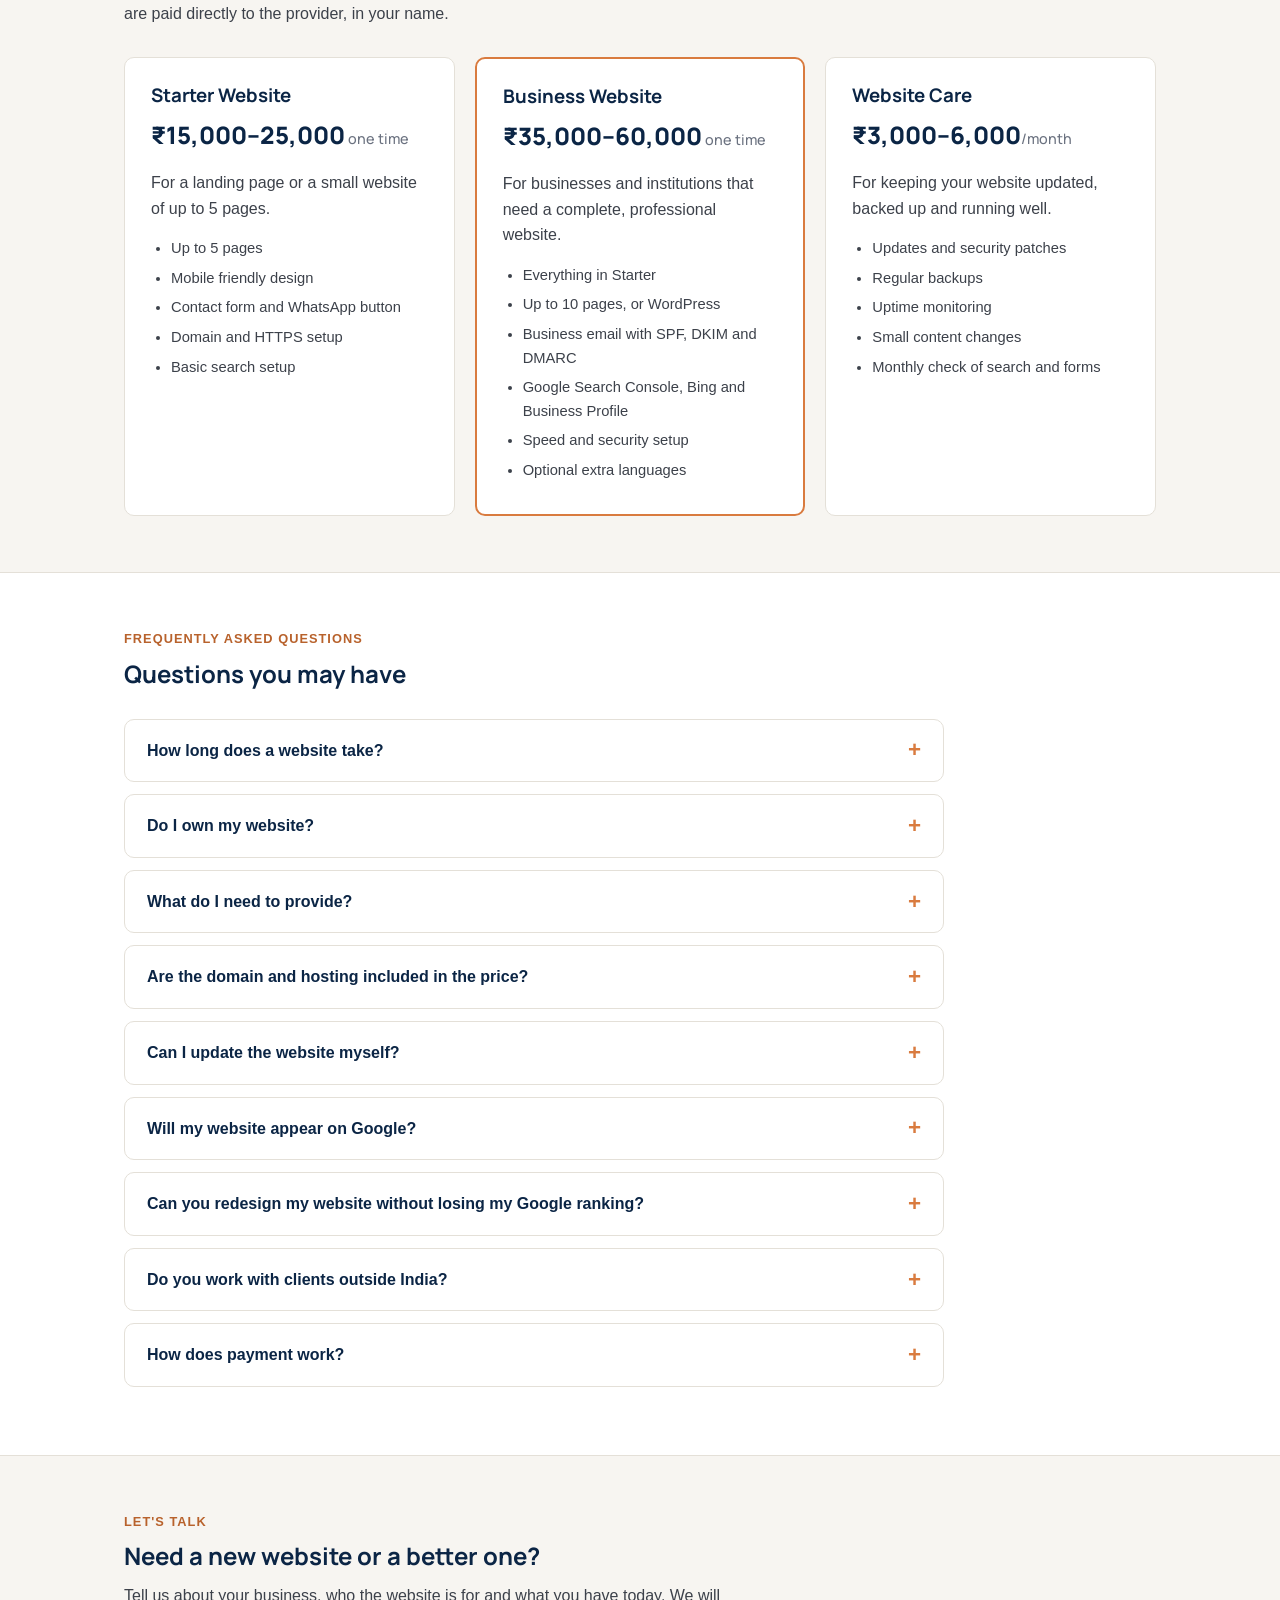
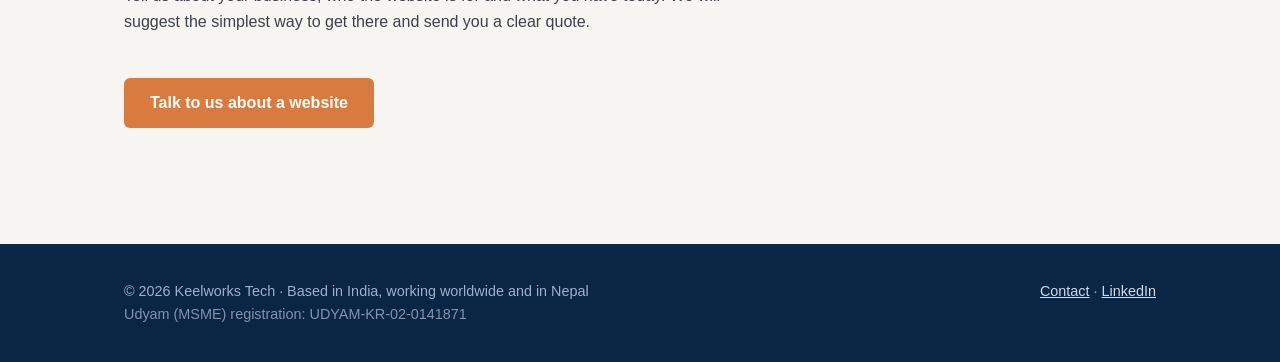
<file: services/websites/index.html>
<!doctype html>
<html lang="en">
<head>
<meta charset="utf-8">
<meta name="viewport" content="width=device-width, initial-scale=1">
<title>Website Design &amp; Development | Keelworks Tech</title>
<meta name="description" content="Fast, secure, mobile friendly business websites, landing pages and WordPress sites, with domain, business email, SEO basics and ongoing care. From Keelworks Tech.">
<link rel="preconnect" href="https://fonts.googleapis.com">
<link rel="preconnect" href="https://fonts.gstatic.com" crossorigin>
<link href="https://fonts.googleapis.com/css2?family=Manrope:wght@700;800&display=swap" rel="stylesheet">
<link rel="canonical" href="https://keelworkstech.com/services/websites/">
<meta property="og:type" content="website">
<meta property="og:site_name" content="Keelworks Tech">
<meta property="og:title" content="Website Design &amp; Development | Keelworks Tech">
<meta property="og:description" content="Fast, secure, mobile friendly business websites, landing pages and WordPress sites, with domain, business email, SEO basics and ongoing care. From Keelworks Tech.">
<meta property="og:url" content="https://keelworkstech.com/services/websites/">
<meta property="og:image" content="https://keelworkstech.com/assets/og-image.png">
<meta property="og:image:width" content="1200">
<meta property="og:image:height" content="630">
<meta property="og:image:alt" content="Keelworks Tech: Cloud, DevOps, SRE and Managed IT">
<meta name="twitter:card" content="summary_large_image">
<meta name="twitter:image" content="https://keelworkstech.com/assets/og-image.png">
<meta name="twitter:title" content="Website Design &amp; Development | Keelworks Tech">
<meta name="twitter:description" content="Fast, secure, mobile friendly business websites, landing pages and WordPress sites, with domain, business email, SEO basics and ongoing care. From Keelworks Tech.">
<link rel="icon" href="/favicon.ico" sizes="any">
<link rel="icon" href="/favicon.svg" type="image/svg+xml">
<link rel="apple-touch-icon" href="/assets/apple-touch-icon.png">
<link rel="stylesheet" href="/assets/style.css?v=20261118-1">
<script type="application/ld+json">
{
  "@context": "https://schema.org",
  "@type": "FAQPage",
  "mainEntity": [
    {
      "@type": "Question",
      "name": "How long does a website take?",
      "acceptedAnswer": {
        "@type": "Answer",
        "text": "A Starter website usually takes 1 to 2 weeks and a Business website 3 to 5 weeks. The biggest factor is how quickly content and feedback come in, and we agree a timeline before work starts."
      }
    },
    {
      "@type": "Question",
      "name": "Do I own my website?",
      "acceptedAnswer": {
        "@type": "Answer",
        "text": "Yes. The domain, hosting and email accounts are registered in your name and you get full access to everything. If you ever want to move to someone else, you can, with no lock in."
      }
    },
    {
      "@type": "Question",
      "name": "What do I need to provide?",
      "acceptedAnswer": {
        "@type": "Answer",
        "text": "Your logo, photos, the main details about your business and any text you already have. We help structure the pages and suggest wording, and you approve the final content."
      }
    },
    {
      "@type": "Question",
      "name": "Are the domain and hosting included in the price?",
      "acceptedAnswer": {
        "@type": "Answer",
        "text": "No. They are paid directly to the provider in your name, so you always control them. A .com domain usually costs around ₹1,000 to ₹1,500 a year. Hosting depends on the type of site, and we recommend the simplest option that fits."
      }
    },
    {
      "@type": "Question",
      "name": "Can I update the website myself?",
      "acceptedAnswer": {
        "@type": "Answer",
        "text": "Yes, if you choose WordPress, you can change pages, news and photos yourself. For simpler sites, small changes are included in the Website Care plan or can be done on request."
      }
    },
    {
      "@type": "Question",
      "name": "Will my website appear on Google?",
      "acceptedAnswer": {
        "@type": "Answer",
        "text": "We set up everything search engines need: page titles and descriptions, a sitemap, Google Search Console, Bing Webmaster Tools and your Google Business Profile. Rankings then depend on your content, your competition and time. No one can honestly guarantee a first page position, so be careful of anyone who promises one."
      }
    },
    {
      "@type": "Question",
      "name": "Can you redesign my website without losing my Google ranking?",
      "acceptedAnswer": {
        "@type": "Answer",
        "text": "Yes. We keep your existing domain and point old page addresses to the matching new pages, so visitors and search engines are not sent to broken links."
      }
    },
    {
      "@type": "Question",
      "name": "Do you work with clients outside India?",
      "acceptedAnswer": {
        "@type": "Answer",
        "text": "Yes. The whole process works online, so we work with businesses in India, Nepal and elsewhere."
      }
    },
    {
      "@type": "Question",
      "name": "How does payment work?",
      "acceptedAnswer": {
        "@type": "Answer",
        "text": "Payment terms are agreed in writing with your quote, usually part in advance and the rest before launch. The Website Care plan is billed monthly."
      }
    }
  ]
}
</script>
</head>
<body>

<header class="site">
  <div class="wrap">
    <a class="logo" href="/">Keel<span>works</span></a>
    <nav>
      <a href="/services/">Services</a>
      <div class="region-switch">
        <button type="button" class="region-switch-toggle" aria-haspopup="true" aria-expanded="false">
          Global <span class="chev">&#9662;</span>
        </button>
        <ul class="region-switch-menu">
          <li><a href="/" class="is-current">Global</a></li>
          <li><a href="/nepal-digital-impact/">Nepal</a></li>
        </ul>
      </div>
      <a href="/about/">About</a>
      <a href="/contact/">Contact</a>
    </nav>
  </div>
</header>

<div class="page-head">
  <div class="wrap">
    <h1>Websites &amp; Web Development</h1>
    <p>Fast, secure and mobile friendly websites for businesses, colleges and institutions, set up properly from the domain and business email through to search visibility and ongoing care.</p>
  </div>
</div>

<!-- WHAT WE BUILD -->
<section>
  <div class="wrap">
    <div class="eyebrow">What we build</div>
    <h2>A website that fits what you need</h2>
    <p style="max-width: 720px;">Whether you need your first website, a single page for a campaign or a refresh of a site that has become slow and hard to update, we plan it around your goals and the people you want to reach.</p>

    <div class="services-grid five">
      <div class="card">
        <div class="icon">🏢</div>
        <h3>Business websites</h3>
        <p>Clean, fast websites for companies, colleges, clinics and shops, usually 5 to 10 pages, that look good on any screen.</p>
      </div>
      <div class="card">
        <div class="icon">🎯</div>
        <h3>Landing pages</h3>
        <p>Focused single pages for a product, service, event, campaign or admissions, designed to turn visitors into enquiries.</p>
      </div>
      <div class="card">
        <div class="icon">📝</div>
        <h3>WordPress websites</h3>
        <p>WordPress sites for teams that want to update their own pages, news and photos, set up securely and kept fast.</p>
      </div>
      <div class="card">
        <div class="icon">✨</div>
        <h3>Website redesign</h3>
        <p>A fresh look and structure for outdated, slow or hard to manage websites, keeping your existing domain and search presence.</p>
      </div>
      <div class="card">
        <div class="icon">🌐</div>
        <h3>Multilingual websites</h3>
        <p>Websites in two or more languages, such as English, Hindi and Nepali, with an easy language switch and a CMS such as WordPress to manage content. You provide or approve the translations.</p>
      </div>
    </div>
  </div>
</section>

<!-- EVERYTHING AROUND THE WEBSITE -->
<section class="alt">
  <div class="wrap">
    <div class="eyebrow">Set up properly</div>
    <h2>Everything around the website, done right</h2>
    <p style="max-width: 720px;">A website is more than its pages. We take care of the technical setup that many small websites miss, so your site and email work reliably from day one.</p>

    <ul class="fit-list">
      <li>
        <strong>Domain, business email and DNS</strong><br>
        Help choosing and registering your domain, a professional email address such as you@yourcompany.com, and the SPF, DKIM and DMARC records that keep your emails out of spam.
      </li>
      <li>
        <strong>Hosting, SSL, speed and security</strong><br>
        Reliable hosting, HTTPS on every page, fast loading on mobile networks and sensible security settings from the start.
      </li>
      <li>
        <strong>Search basics (SEO)</strong><br>
        Clear page titles and descriptions, a sitemap, link previews for social media, and setup of Google Search Console, Bing Webmaster Tools and your Google Business Profile.
      </li>
      <li>
        <strong>Enquiry features</strong><br>
        Contact forms with spam protection, a WhatsApp chat button and enquiries delivered straight to your business email.
      </li>
    </ul>
  </div>
</section>

<!-- WHY US -->
<section>
  <div class="wrap">
    <div class="eyebrow">Why Keelworks</div>
    <h2>Built by infrastructure engineers</h2>
    <p style="max-width: 720px;">Our background is cloud, DevOps and IT operations, so the parts of a website that usually go wrong later, such as hosting, security, email delivery and performance, are where we are strongest. Our own website, keelworkstech.com, was built and set up exactly this way.</p>

    <div class="services-grid">
      <div class="card">
        <div class="icon">🔑</div>
        <h3>You own everything</h3>
        <p>The domain, hosting and email accounts are registered in your name, and you receive full access. No lock in.</p>
      </div>
      <div class="card">
        <div class="icon">⚡</div>
        <h3>Fast and secure by default</h3>
        <p>Lightweight pages, HTTPS everywhere and security basics included, not sold as extras.</p>
      </div>
      <div class="card">
        <div class="icon">🤝</div>
        <h3>One person, start to finish</h3>
        <p>The same engineer plans, builds and launches your website, and sets up the domain, email, hosting and search, so you never have to coordinate several vendors.</p>
      </div>
    </div>
  </div>
</section>

<!-- HOW WE WORK -->
<section class="alt">
  <div class="wrap">
    <div class="eyebrow">How we work</div>
    <h2>From first conversation to launch</h2>

    <div class="services-grid five">
      <div class="card">
        <h3>1. Discover</h3>
        <p>Understand your business, your audience, the pages you need and what a good result looks like.</p>
      </div>
      <div class="card">
        <h3>2. Plan</h3>
        <p>Agree the page structure, content, look and feel, timeline and what is included.</p>
      </div>
      <div class="card">
        <h3>3. Build and review</h3>
        <p>Build the site on a private preview link and refine it with your feedback.</p>
      </div>
      <div class="card">
        <h3>4. Launch</h3>
        <p>Connect the domain, switch on HTTPS, set up email and forms, and submit the site to Google and Bing.</p>
      </div>
      <div class="card">
        <h3>5. Handover and care</h3>
        <p>Hand over all access with simple notes, or continue with a monthly care plan.</p>
      </div>
    </div>
  </div>
</section>

<!-- PRICING -->
<section>
  <div class="wrap">
    <div class="eyebrow">Packages</div>
    <h2>Professional websites at small business prices</h2>
    <p style="max-width: 720px;">You work directly with the engineer who builds your website, with no agency layers or sales overhead in between. That usually means a far lower cost than a typical web agency, for the same quality of work.</p>
    <p style="max-width: 720px;">The prices below are starting points. The final price depends on the number of pages, features and languages, and we confirm it in writing before any work starts. Domain, hosting and paid email plans are paid directly to the provider, in your name.</p>

    <div class="pricing-grid">
      <div class="price-card">
        <h3>Starter Website</h3>
        <div class="price">&#8377;15,000&ndash;25,000<span style="font-size:0.9rem;font-weight:500;color:#6b7280;"> one time</span></div>
        <p>For a landing page or a small website of up to 5 pages.</p>
        <ul>
          <li>Up to 5 pages</li>
          <li>Mobile friendly design</li>
          <li>Contact form and WhatsApp button</li>
          <li>Domain and HTTPS setup</li>
          <li>Basic search setup</li>
        </ul>
      </div>

      <div class="price-card featured">
        <h3>Business Website</h3>
        <div class="price">&#8377;35,000&ndash;60,000<span style="font-size:0.9rem;font-weight:500;color:#6b7280;"> one time</span></div>
        <p>For businesses and institutions that need a complete, professional website.</p>
        <ul>
          <li>Everything in Starter</li>
          <li>Up to 10 pages, or WordPress</li>
          <li>Business email with SPF, DKIM and DMARC</li>
          <li>Google Search Console, Bing and Business Profile</li>
          <li>Speed and security setup</li>
          <li>Optional extra languages</li>
        </ul>
      </div>

      <div class="price-card">
        <h3>Website Care</h3>
        <div class="price">&#8377;3,000&ndash;6,000<span style="font-size:0.9rem;font-weight:500;color:#6b7280;">/month</span></div>
        <p>For keeping your website updated, backed up and running well.</p>
        <ul>
          <li>Updates and security patches</li>
          <li>Regular backups</li>
          <li>Uptime monitoring</li>
          <li>Small content changes</li>
          <li>Monthly check of search and forms</li>
        </ul>
      </div>
    </div>
  </div>
</section>

<section class="alt">
  <div class="wrap">
    <div class="eyebrow">Frequently asked questions</div>
    <h2>Questions you may have</h2>
    <div class="faq">
      <details>
        <summary>How long does a website take?</summary>
        <p>A Starter website usually takes 1 to 2 weeks and a Business website 3 to 5 weeks. The biggest factor is how quickly content and feedback come in, and we agree a timeline before work starts.</p>
      </details>
      <details>
        <summary>Do I own my website?</summary>
        <p>Yes. The domain, hosting and email accounts are registered in your name and you get full access to everything. If you ever want to move to someone else, you can, with no lock in.</p>
      </details>
      <details>
        <summary>What do I need to provide?</summary>
        <p>Your logo, photos, the main details about your business and any text you already have. We help structure the pages and suggest wording, and you approve the final content.</p>
      </details>
      <details>
        <summary>Are the domain and hosting included in the price?</summary>
        <p>No. They are paid directly to the provider in your name, so you always control them. A .com domain usually costs around &#8377;1,000 to &#8377;1,500 a year. Hosting depends on the type of site, and we recommend the simplest option that fits.</p>
      </details>
      <details>
        <summary>Can I update the website myself?</summary>
        <p>Yes, if you choose WordPress, you can change pages, news and photos yourself. For simpler sites, small changes are included in the Website Care plan or can be done on request.</p>
      </details>
      <details>
        <summary>Will my website appear on Google?</summary>
        <p>We set up everything search engines need: page titles and descriptions, a sitemap, Google Search Console, Bing Webmaster Tools and your Google Business Profile. Rankings then depend on your content, your competition and time. No one can honestly guarantee a first page position, so be careful of anyone who promises one.</p>
      </details>
      <details>
        <summary>Can you redesign my website without losing my Google ranking?</summary>
        <p>Yes. We keep your existing domain and point old page addresses to the matching new pages, so visitors and search engines are not sent to broken links.</p>
      </details>
      <details>
        <summary>Do you work with clients outside India?</summary>
        <p>Yes. The whole process works online, so we work with businesses in India, Nepal and elsewhere.</p>
      </details>
      <details>
        <summary>How does payment work?</summary>
        <p>Payment terms are agreed in writing with your quote, usually part in advance and the rest before launch. The Website Care plan is billed monthly.</p>
      </details>
    </div>
  </div>
</section>

<section>
  <div class="wrap">
    <div class="eyebrow">Let's talk</div>
    <h2>Need a new website or a better one?</h2>
    <p style="max-width: 650px;">Tell us about your business, who the website is for and what you have today. We will suggest the simplest way to get there and send you a clear quote.</p>
    <a class="btn" href="/contact/">Talk to us about a website</a>
  </div>
</section>

<footer class="site">
  <div class="wrap">
    <div>&copy; 2026 Keelworks Tech &middot; Based in India, working worldwide and in Nepal<br><span style="opacity:.8">Udyam (MSME) registration: UDYAM-KR-02-0141871</span></div>
    <div><a href="/contact/">Contact</a> &middot; <a href="https://www.linkedin.com/company/keelworkstech/" target="_blank" rel="noopener">LinkedIn</a></div>
  </div>
</footer>

<script src="/assets/region-switch.js?v=20261118-1" defer></script>
<script src="/assets/region-banner.js?v=20261118-1" defer></script>
<script src="/assets/whatsapp.js?v=20261118-1" defer></script>
<!-- Cloudflare Web Analytics (cookie free visit counts) -->
<script type="module" src="https://static.cloudflareinsights.com/beacon.min.js" data-cf-beacon='{"token": "5956af33fd834d428f74a5e9c1abe816"}'></script>
</body>
</html>
</file>
<file: assets/style.css>
:root {
  --navy: #0b2545;
  --navy-light: #13335e;
  --steel: #3a5a8c;
  --accent: #d97b3f;
  --accent-dark: #b8622c;
  --paper: #f7f5f1;
  --ink: #1a1d23;
  --ink-soft: #4a5568;
  --line: #e4e0d8;
  --radius: 10px;
}

* {
  box-sizing: border-box;
}

html {
  scroll-behavior: smooth;
}

body {
  margin: 0;
  font-family: -apple-system, BlinkMacSystemFont, "Segoe UI", Helvetica, Arial, sans-serif;
  color: var(--ink);
  background: var(--paper);
  line-height: 1.6;
}

h1,
h2,
h3,
h4 {
  font-family: "Manrope", -apple-system, BlinkMacSystemFont, "Segoe UI", sans-serif;
  font-weight: 700;
  line-height: 1.2;
  margin: 0 0 0.5em;
  color: var(--navy);
  text-wrap: balance;
}

p {
  margin: 0 0 1em;
  color: #3c414a;
}

a {
  color: var(--steel);
}

.wrap {
  max-width: 1080px;
  margin: 0 auto;
  padding: 0 24px;
}


/* =========================
   Header
   ========================= */

header.site {
  background: var(--navy);
  color: #fff;
  padding: 18px 0;
}

header.site .wrap {
  display: flex;
  align-items: center;
  justify-content: space-between;
}

header.site .logo {
  font-family: "Manrope", sans-serif;
  font-weight: 800;
  font-size: 1.3rem;
  color: #fff;
  text-decoration: none;
  letter-spacing: -0.02em;
}

header.site .logo span {
  color: var(--accent);
}

header.site nav {
  display: flex;
  align-items: center;
}

header.site nav a {
  color: #cfd9ea;
  text-decoration: none;
  margin-left: 28px;
  font-size: 0.95rem;
  font-weight: 500;
}

header.site nav a:hover {
  color: #fff;
}

.region-switch {
  position: relative;
  margin-left: 28px;
}

.region-switch-toggle {
  display: inline-flex;
  align-items: center;
  gap: 6px;
  background: transparent;
  border: 1px solid #3a5a78;
  border-radius: 6px;
  color: #cfd9ea;
  font-size: 0.88rem;
  font-weight: 500;
  font-family: inherit;
  padding: 6px 10px;
  cursor: pointer;
  white-space: nowrap;
}

.region-switch-toggle .chev {
  font-size: 0.65rem;
  opacity: 0.8;
  transition: transform 0.15s ease;
}

.region-switch-toggle:hover,
.region-switch-toggle[aria-expanded="true"] {
  border-color: var(--accent);
  color: #fff;
}

.region-switch-toggle[aria-expanded="true"] .chev {
  transform: rotate(180deg);
}

.region-switch-menu {
  list-style: none;
  margin: 0;
  padding: 6px;
  position: absolute;
  top: calc(100% + 8px);
  right: 0;
  min-width: 150px;
  background: var(--navy-light);
  border: 1px solid #3a5a78;
  border-radius: 8px;
  box-shadow: 0 12px 28px rgba(0, 0, 0, 0.35);
  z-index: 50;
  display: none;
}

.region-switch-menu.is-open {
  display: block;
}

.region-switch-menu a {
  display: block;
  padding: 8px 10px;
  border-radius: 5px;
  color: #cfd9ea;
  text-decoration: none;
  font-size: 0.92rem;
  white-space: nowrap;
}

.region-switch-menu a:hover {
  background: rgba(255, 255, 255, 0.08);
  color: #fff;
}

.region-switch-menu a.is-current {
  color: #fff;
  font-weight: 700;
}


/* =========================
   Language toggle
   ========================= */

.lang-toggle {
  display: inline-flex;
  align-items: center;
  margin-left: 28px;
  padding: 3px;
  gap: 2px;
  background: rgba(255, 255, 255, 0.07);
  border: 1px solid rgba(255, 255, 255, 0.22);
  border-radius: 999px;
}

.lang-toggle button {
  border: none;
  background: transparent;
  color: #cfd9ea;
  font-family: inherit;
  font-size: 0.82rem;
  font-weight: 700;
  padding: 6px 14px;
  border-radius: 999px;
  cursor: pointer;
}

.lang-toggle button:hover {
  color: #fff;
}

.lang-toggle button.is-active {
  background: var(--accent);
  color: #fff;
}


/* =========================
   Hero
   ========================= */

.hero {
  background: linear-gradient(
    180deg,
    var(--navy) 0%,
    var(--navy-light) 100%
  );
  color: #fff;
  padding: 80px 0 90px;
}

.hero h1 {
  color: #fff;
  font-size: 2.6rem;
  max-width: 720px;
}

.hero .tagline {
  color: var(--accent);
  font-weight: 700;
  font-size: 0.95rem;
  text-transform: uppercase;
  letter-spacing: 0.08em;
  margin-bottom: 14px;
}

.hero p.lead {
  color: #c3cde0;
  font-size: 1.15rem;
  max-width: 580px;
  margin-top: 18px;
}

.btn {
  display: inline-block;
  background: var(--accent);
  color: #fff;
  padding: 12px 26px;
  border-radius: 6px;
  text-decoration: none;
  font-weight: 600;
  margin-top: 28px;
}

.btn:hover {
  background: var(--accent-dark);
}

.btn.outline {
  background: transparent;
  border: 1.5px solid #4a5a78;
  color: #e4e8f0;
  margin-left: 12px;
}

.btn.outline:hover {
  background: rgba(255, 255, 255, 0.05);
}

.btn.outline-dark {
  background: transparent;
  border: 1.5px solid var(--navy);
  color: var(--navy);
  margin-left: 12px;
}

.btn.outline-dark:hover {
  background: rgba(11, 37, 69, 0.05);
}


/* =========================
   Service cards
   ========================= */

.services-grid {
  display: grid;
  grid-template-columns: repeat(auto-fit, minmax(240px, 1fr));
  gap: 24px;
  margin: 50px 0;
}

.card {
  background: #fff;
  border: 1px solid var(--line);
  border-radius: var(--radius);
  padding: 28px;
}

.card .icon {
  font-size: 1.8rem;
  margin-bottom: 10px;
}

.card h3 {
  font-size: 1.15rem;
  margin-bottom: 10px;
}

.card p {
  font-size: 0.95rem;
}

.card a.more {
  display: block;
  margin-top: 10px;
  font-size: 0.9rem;
  font-weight: 600;
  text-decoration: none;
}


/* =========================
   Sections
   ========================= */

section {
  padding: 56px 0;
}

section.alt {
  background: #fff;
  border-top: 1px solid var(--line);
  border-bottom: 1px solid var(--line);
}

.eyebrow {
  text-transform: uppercase;
  letter-spacing: 0.08em;
  font-size: 0.8rem;
  font-weight: 700;
  color: var(--accent-dark);
  margin-bottom: 10px;
}


/* =========================
   Pricing
   ========================= */

.pricing-grid {
  display: grid;
  grid-template-columns: repeat(3, 1fr);
  gap: 20px;
  margin-top: 30px;
}

.price-card {
  background: #fff;
  border: 1px solid var(--line);
  border-radius: var(--radius);
  padding: 26px;
}

.price-card.featured {
  border: 2px solid var(--accent);
}

.price-card .price {
  font-family: "Manrope", sans-serif;
  font-size: 1.5rem;
  font-weight: 800;
  color: var(--navy);
  margin: 8px 0 16px;
}

.price-card ul {
  padding-left: 20px;
  margin: 0;
  font-size: 0.92rem;
  color: #3c414a;
}

.price-card li {
  margin-bottom: 6px;
}


/* =========================
   Who it's for
   ========================= */

.fit-list {
  list-style: none;
  padding: 0;
  margin: 20px 0;
}

.fit-list li {
  padding: 10px 0 10px 28px;
  position: relative;
  border-bottom: 1px solid var(--line);
  color: #3c414a;
}

.fit-list li::before {
  content: "→";
  position: absolute;
  left: 0;
  color: var(--accent);
  font-weight: 700;
}


/* =========================
   Footer
   ========================= */

footer.site {
  background: var(--navy);
  color: #9fb0c9;
  padding: 36px 0;
  margin-top: 60px;
  font-size: 0.9rem;
}

footer.site a {
  color: #cfd9ea;
}

footer.site .wrap {
  display: flex;
  justify-content: space-between;
  flex-wrap: wrap;
  gap: 12px;
}


/* =========================
   Inner page header
   ========================= */

.page-head {
  background: var(--navy);
  color: #fff;
  padding: 48px 0;
}

.page-head h1 {
  color: #fff;
  font-size: 2rem;
}

.page-head p {
  color: #c3cde0;
  max-width: 620px;
}


/* =========================
   Two column layout
   ========================= */

.two-col {
  display: grid;
  grid-template-columns: 1.3fr 1fr;
  gap: 40px;
  align-items: start;
}


/* =========================
   Contact
   ========================= */

.contact-box {
  background: #fff;
  border: 1px solid var(--line);
  border-radius: var(--radius);
  padding: 28px;
}

.contact-box a.email {
  display: inline-block;
  font-weight: 700;
  color: var(--navy);
  font-size: 1.1rem;
  margin-top: 6px;
}


/* =========================
   Forms
   ========================= */

.form-group {
  margin-bottom: 20px;
}

.form-group label.field-label {
  display: block;
  font-weight: 600;
  margin-bottom: 6px;
  font-size: 0.92rem;
  color: var(--navy);
}

.form-group input[type="text"],
.form-group input[type="email"],
.form-group select,
.form-group textarea {
  width: 100%;
  padding: 10px 12px;
  border: 1px solid var(--line);
  border-radius: 6px;
  font-size: 0.95rem;
  font-family: inherit;
  background: #fff;
  color: var(--ink);
}

.form-group input[type="text"]:focus,
.form-group input[type="email"]:focus,
.form-group select:focus,
.form-group textarea:focus {
  outline: 2px solid var(--steel);
  outline-offset: 1px;
}

.form-group textarea {
  min-height: 120px;
  resize: vertical;
}

.checkbox-group {
  display: flex;
  flex-direction: column;
  gap: 8px;
}

.checkbox-group label {
  display: flex;
  align-items: center;
  gap: 8px;
  font-weight: 500;
  font-size: 0.93rem;
  color: #3c414a;
}

.checkbox-group input[type="checkbox"] {
  width: 16px;
  height: 16px;
  flex-shrink: 0;
}

.form-note {
  font-size: 0.85rem;
  color: #6b7280;
  margin-top: 10px;
}


/* =========================
   Tablet
   ========================= */

@media (max-width: 760px) {

  .services-grid {
    grid-template-columns: 1fr;
    gap: 18px;
    margin: 36px 0;
  }

  .pricing-grid {
    grid-template-columns: 1fr;
    gap: 18px;
  }

  .two-col {
    grid-template-columns: 1fr;
    gap: 28px;
  }

  section {
    padding: 46px 0;
  }

}


/* =========================
   Mobile
   ========================= */

@media (max-width: 600px) {

  .wrap {
    padding-left: 20px;
    padding-right: 20px;
  }


  /* Header */

  header.site {
    padding: 16px 0 18px;
  }

  header.site .wrap {
    align-items: flex-start;
    flex-direction: column;
  }

  header.site .logo {
    font-size: 1.45rem;
  }

  header.site nav {
    width: 100%;
    margin-top: 12px;
    gap: 0;
    flex-wrap: nowrap;
  }

  header.site nav.has-lang-toggle {
    flex-wrap: wrap;
    row-gap: 12px;
  }

  header.site nav a {
    margin-left: 0;
    margin-right: 22px;
    font-size: 0.92rem;
  }

  header.site nav a:last-child {
    margin-right: 0;
  }

  .region-switch {
    margin-left: 0;
    margin-right: 22px;
  }

  .region-switch-toggle {
    font-size: 0.85rem;
    padding: 5px 8px;
  }

  .region-switch-menu {
    right: auto;
    left: 0;
  }

  .lang-toggle {
    margin-left: 0;
  }


  /* Hero */

  .hero {
    padding: 58px 0 64px;
  }

  .hero .tagline {
    font-size: 0.78rem;
    letter-spacing: 0.07em;
    margin-bottom: 16px;
  }

  .hero h1 {
    font-size: 2.1rem;
    line-height: 1.08;
    letter-spacing: -0.025em;
    text-wrap: pretty;
    max-width: 100%;
  }

  .hero p.lead {
    font-size: 1.05rem;
    line-height: 1.55;
    margin-top: 18px;
    max-width: 100%;
  }


  /* Buttons */

  .btn {
    display: block;
    width: 100%;
    text-align: center;
    margin-top: 20px;
    padding: 13px 20px;
  }

  .btn.outline,
  .btn.outline-dark {
    margin-left: 0;
    margin-top: 12px;
  }


  /* Sections */

  section {
    padding: 42px 0;
  }

  section h2 {
    font-size: 1.75rem;
    line-height: 1.25;
  }


  /* Cards */

  .services-grid {
    margin: 30px 0;
  }

  .card {
    padding: 24px;
  }


  /* Page header */

  .page-head {
    padding: 40px 0;
  }

  .page-head h1 {
    font-size: 1.8rem;
  }


  /* Footer */

  footer.site {
    margin-top: 40px;
    padding: 30px 0;
  }

  footer.site .wrap {
    flex-direction: column;
    align-items: flex-start;
  }

}


/* =========================
   Small phones
   ========================= */

@media (max-width: 380px) {

  .wrap {
    padding-left: 18px;
    padding-right: 18px;
  }

  .hero {
    padding-top: 48px;
    padding-bottom: 56px;
  }

  .hero h1 {
    font-size: 1.85rem;
  }

  .hero p.lead {
    font-size: 1rem;
  }

  header.site nav a {
    margin-right: 16px;
    font-size: 0.88rem;
  }

  .region-switch {
    margin-right: 16px;
  }

  .region-switch-toggle {
    font-size: 0.8rem;
  }

}


/* =========================
   Region banner
   ========================= */

.region-banner {
  background: var(--accent);
}

.region-banner .wrap {
  display: flex;
  align-items: center;
  justify-content: center;
  flex-wrap: wrap;
  gap: 14px 24px;
  padding: 11px 24px;
}

.region-banner p {
  margin: 0;
  color: #fff;
  font-size: 0.92rem;
  font-weight: 500;
}

.region-banner-actions {
  display: flex;
  align-items: center;
  gap: 18px;
  flex-shrink: 0;
}

.region-banner-actions a {
  color: #fff;
  font-weight: 700;
  font-size: 0.92rem;
  text-decoration: underline;
}

.region-banner-actions button {
  background: transparent;
  border: none;
  color: #fff;
  opacity: 0.85;
  font-size: 1.4rem;
  line-height: 1;
  cursor: pointer;
  padding: 0;
}

.region-banner-actions button:hover {
  opacity: 1;
}

@media (max-width: 600px) {

  .region-banner .wrap {
    padding: 10px 20px;
    justify-content: flex-start;
  }

  .region-banner p {
    font-size: 0.88rem;
  }

}

/* Floating WhatsApp chat button, injected on every page by assets/whatsapp.js */
.whatsapp-float {
  position: fixed;
  right: 20px;
  bottom: 20px;
  z-index: 900;
  display: inline-flex;
  align-items: center;
  gap: 8px;
  padding: 11px 18px 11px 14px;
  border-radius: 999px;
  background: #25d366;
  color: #fff;
  font-weight: 700;
  font-size: 0.95rem;
  text-decoration: none;
  box-shadow: 0 6px 18px rgba(11, 37, 69, 0.25);
  transition: transform 0.15s ease, box-shadow 0.15s ease;
}

.whatsapp-float:hover,
.whatsapp-float:focus-visible {
  transform: translateY(-2px);
  box-shadow: 0 10px 24px rgba(11, 37, 69, 0.3);
  color: #fff;
}

@media (max-width: 600px) {
  .whatsapp-float {
    right: 16px;
    bottom: 16px;
    padding: 13px;
  }
  .whatsapp-float span {
    display: none;
  }
}

@media print {
  .whatsapp-float { display: none; }
}

/* Fixed column card rows (websites page, wider services) */
.services-grid.five {
  grid-template-columns: repeat(5, 1fr);
}
.services-grid.three {
  grid-template-columns: repeat(3, 1fr);
}
@media (max-width: 1000px) {
  .services-grid.five,
  .services-grid.three { grid-template-columns: repeat(2, 1fr); }
}
@media (max-width: 600px) {
  .services-grid.five,
  .services-grid.three { grid-template-columns: 1fr; }
}

/* FAQ (websites, managed IT, Nepal pages): native details/summary, no script */
.faq { max-width: 820px; margin-top: 30px; }
.faq details { background: #fff; border: 1px solid var(--line); border-radius: var(--radius); margin-bottom: 12px; }
.faq summary { cursor: pointer; list-style: none; position: relative; padding: 18px 52px 18px 22px; font-weight: 700; color: var(--navy); }
.faq summary::-webkit-details-marker { display: none; }
.faq summary::after { content: "+"; position: absolute; right: 22px; top: 50%; transform: translateY(-50%); color: var(--accent); font-size: 1.4rem; font-weight: 700; line-height: 1; }
.faq details[open] summary::after { content: "\2212"; }
.faq summary:focus-visible { outline: 2px solid var(--accent); outline-offset: 2px; border-radius: var(--radius); }
.faq details p { padding: 0 22px 18px; margin: 0; }
</file>
